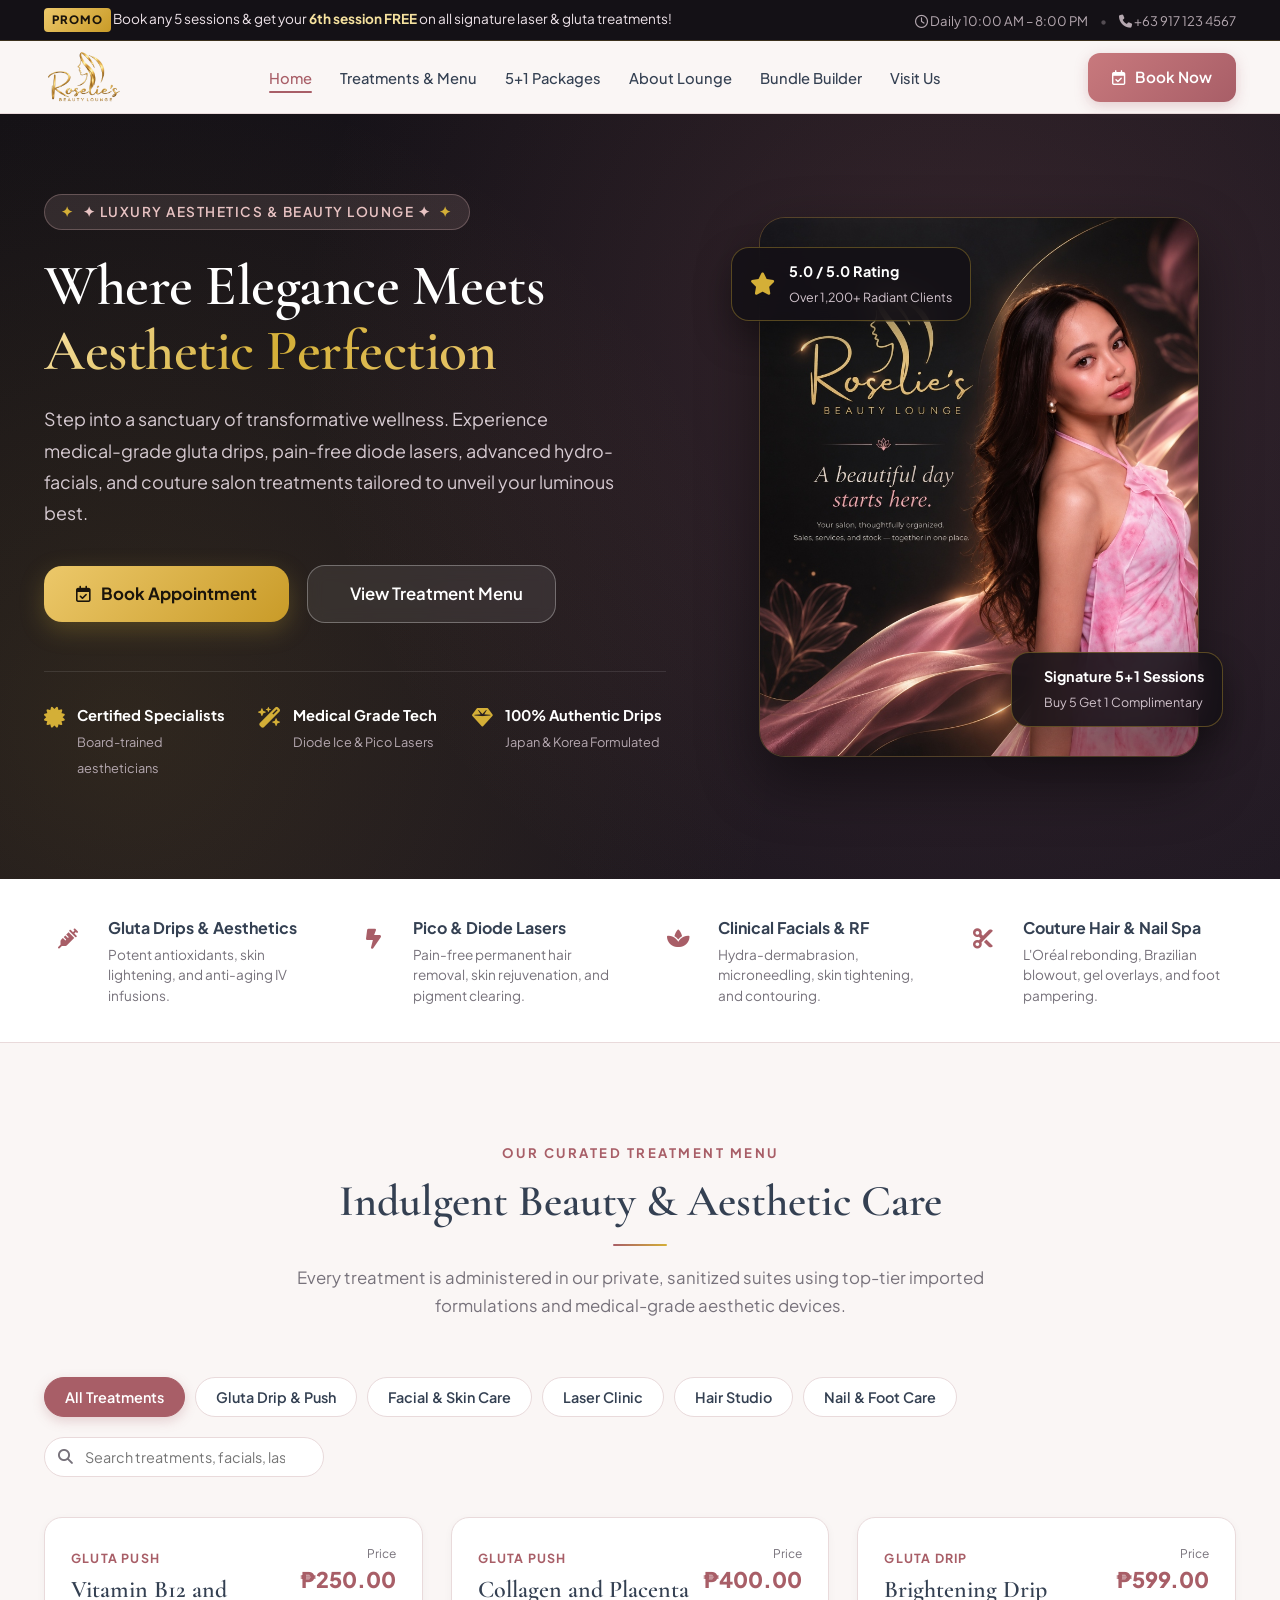
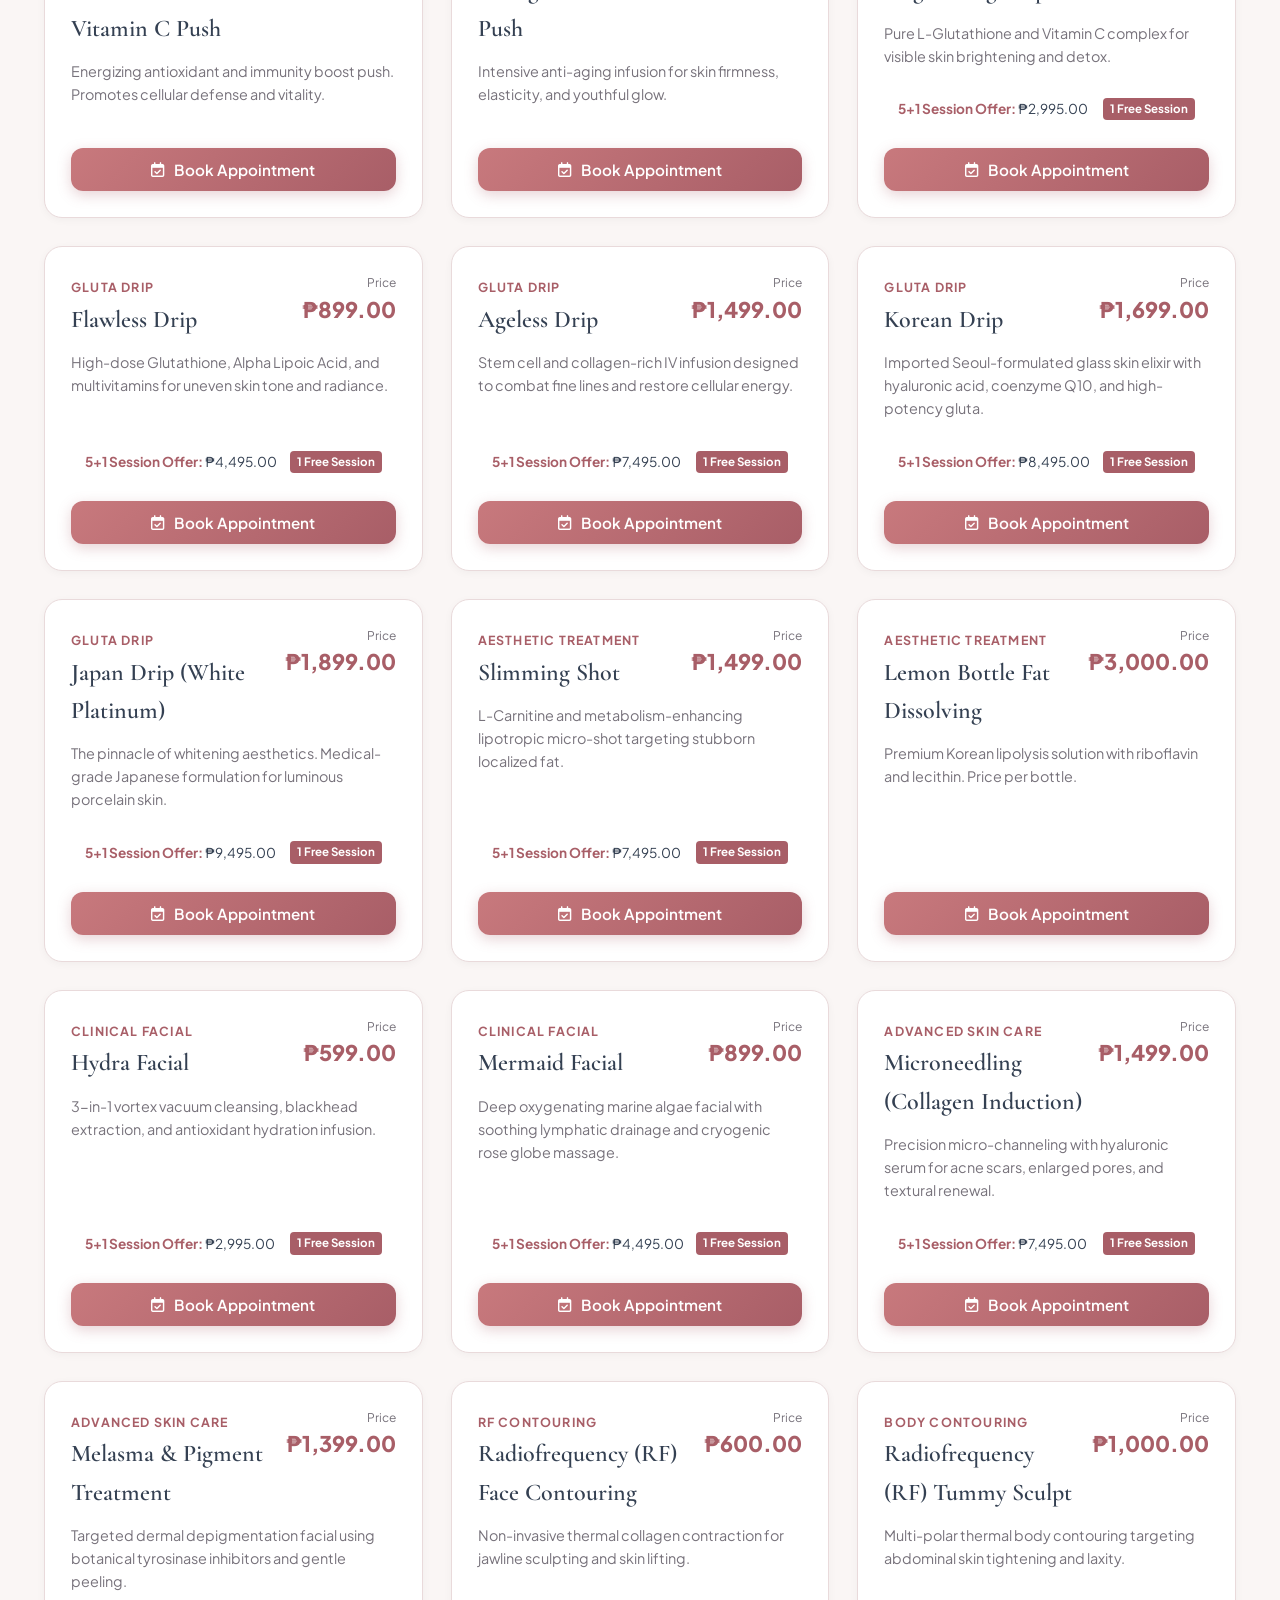
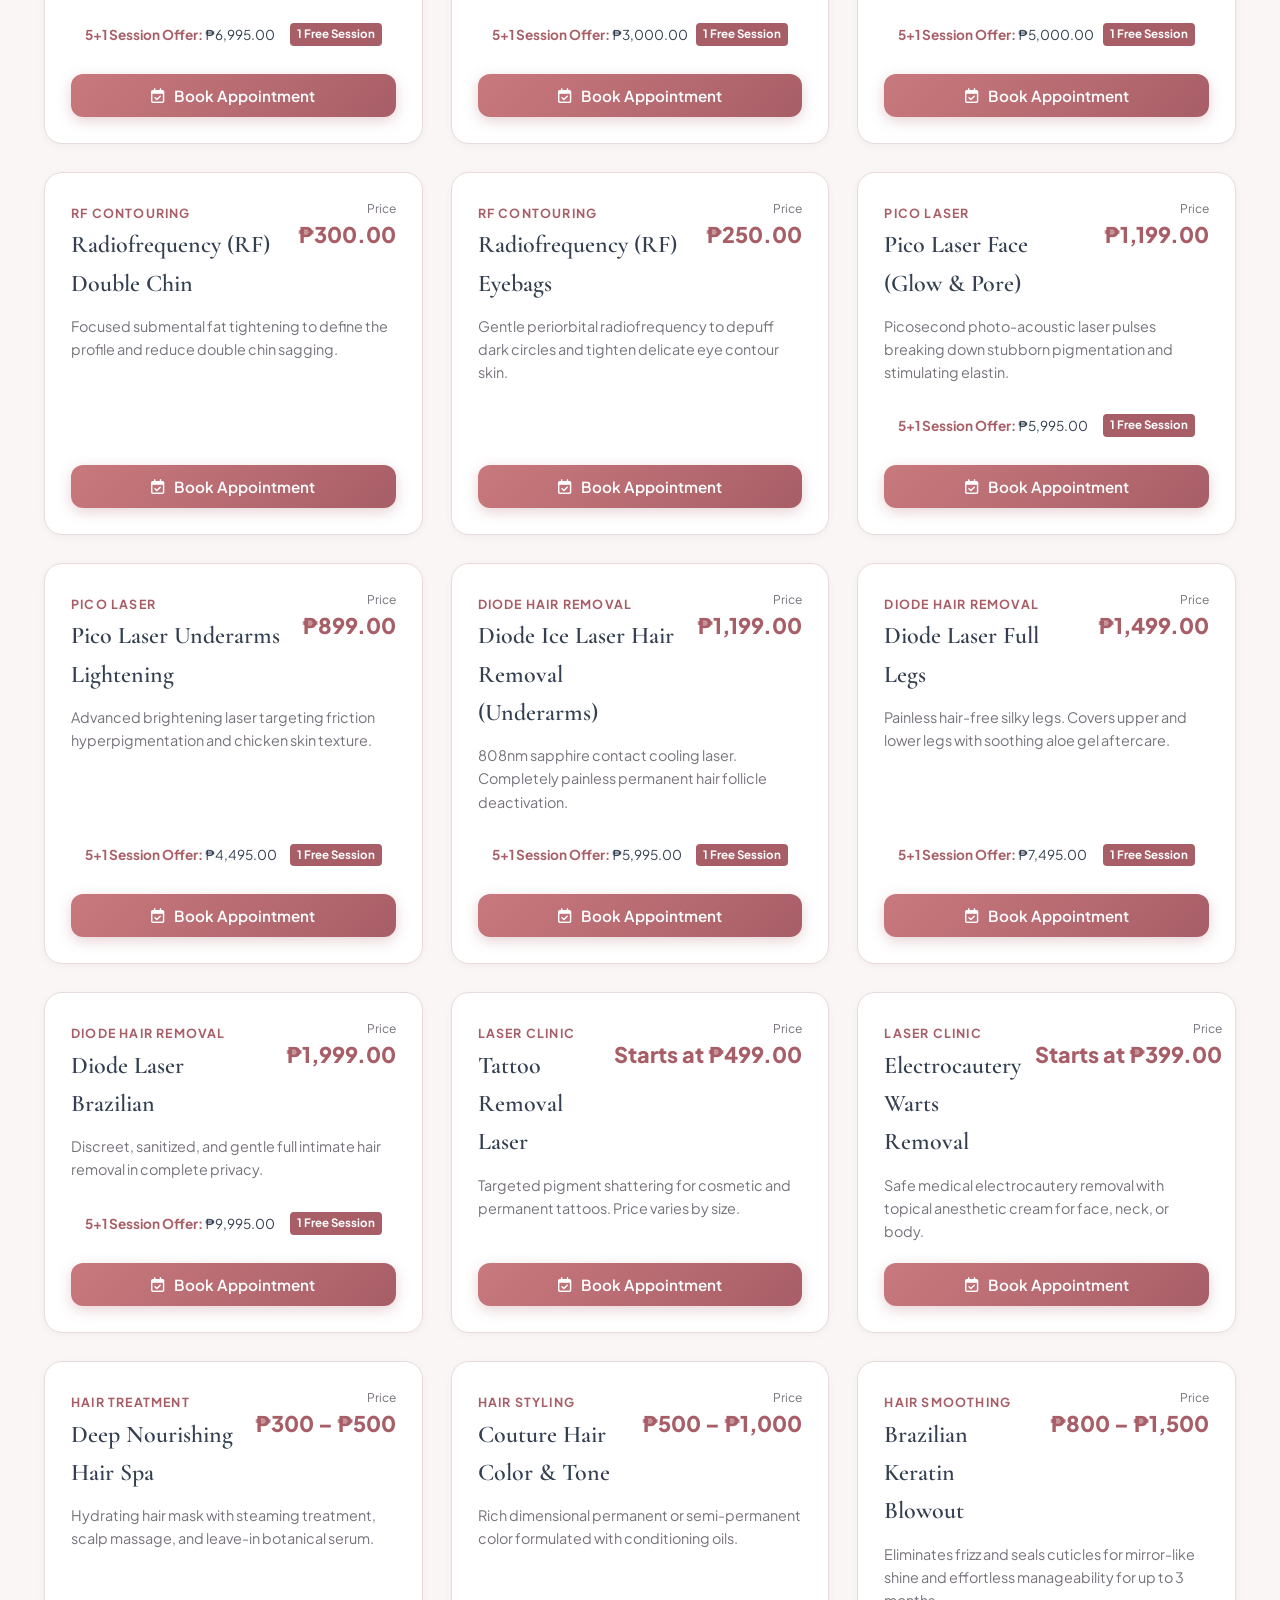
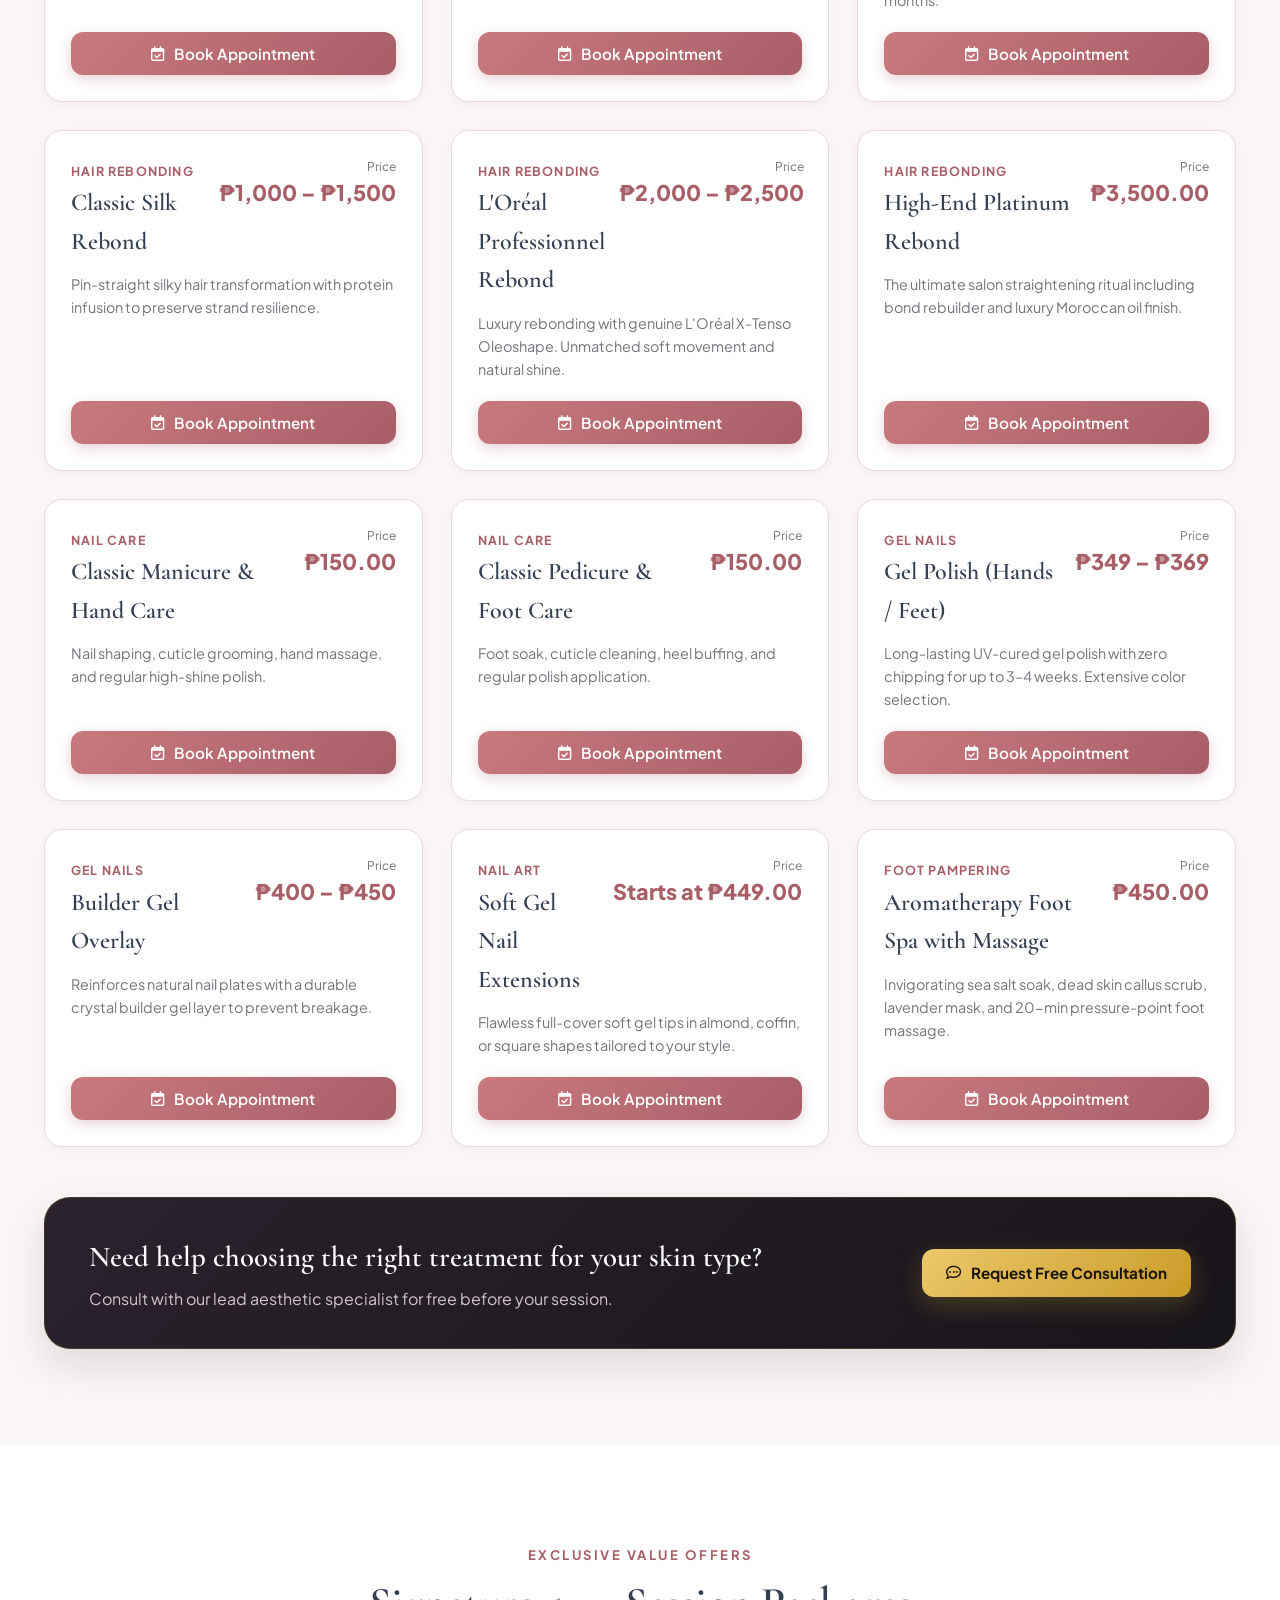
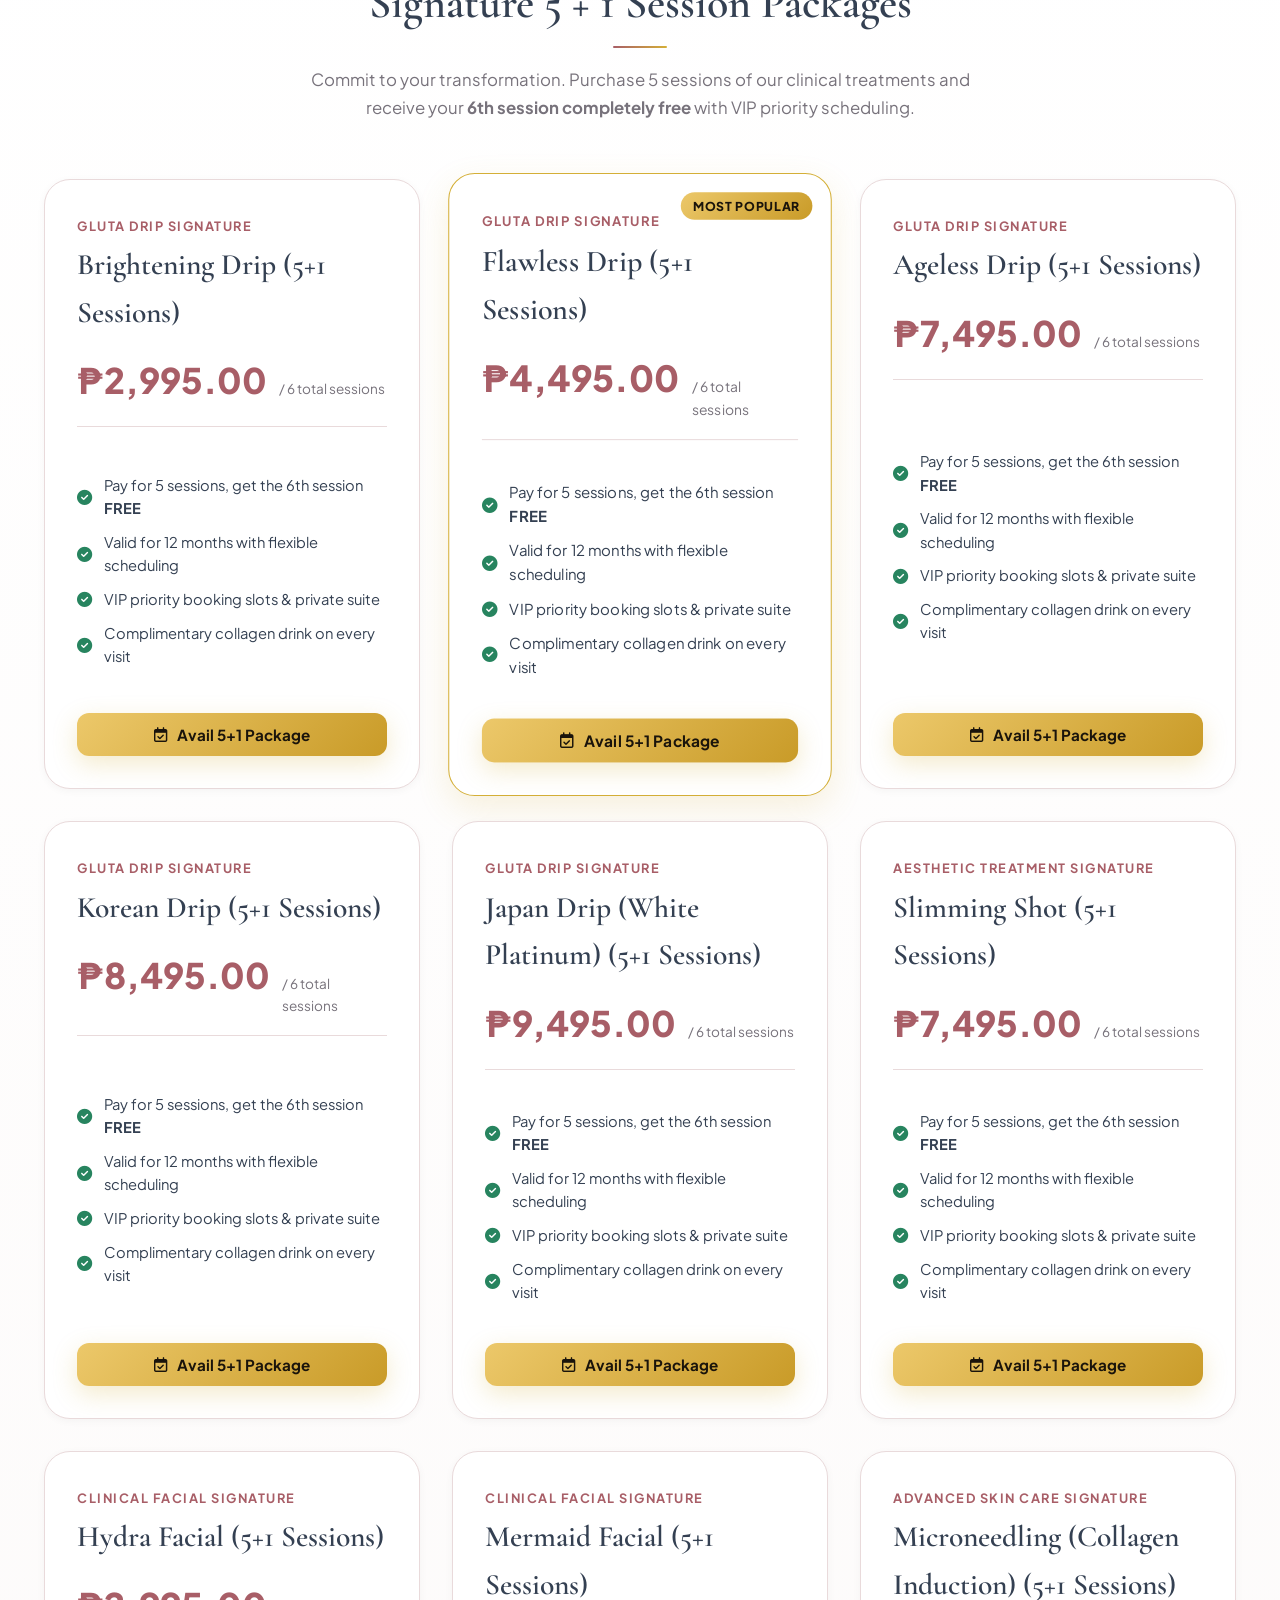
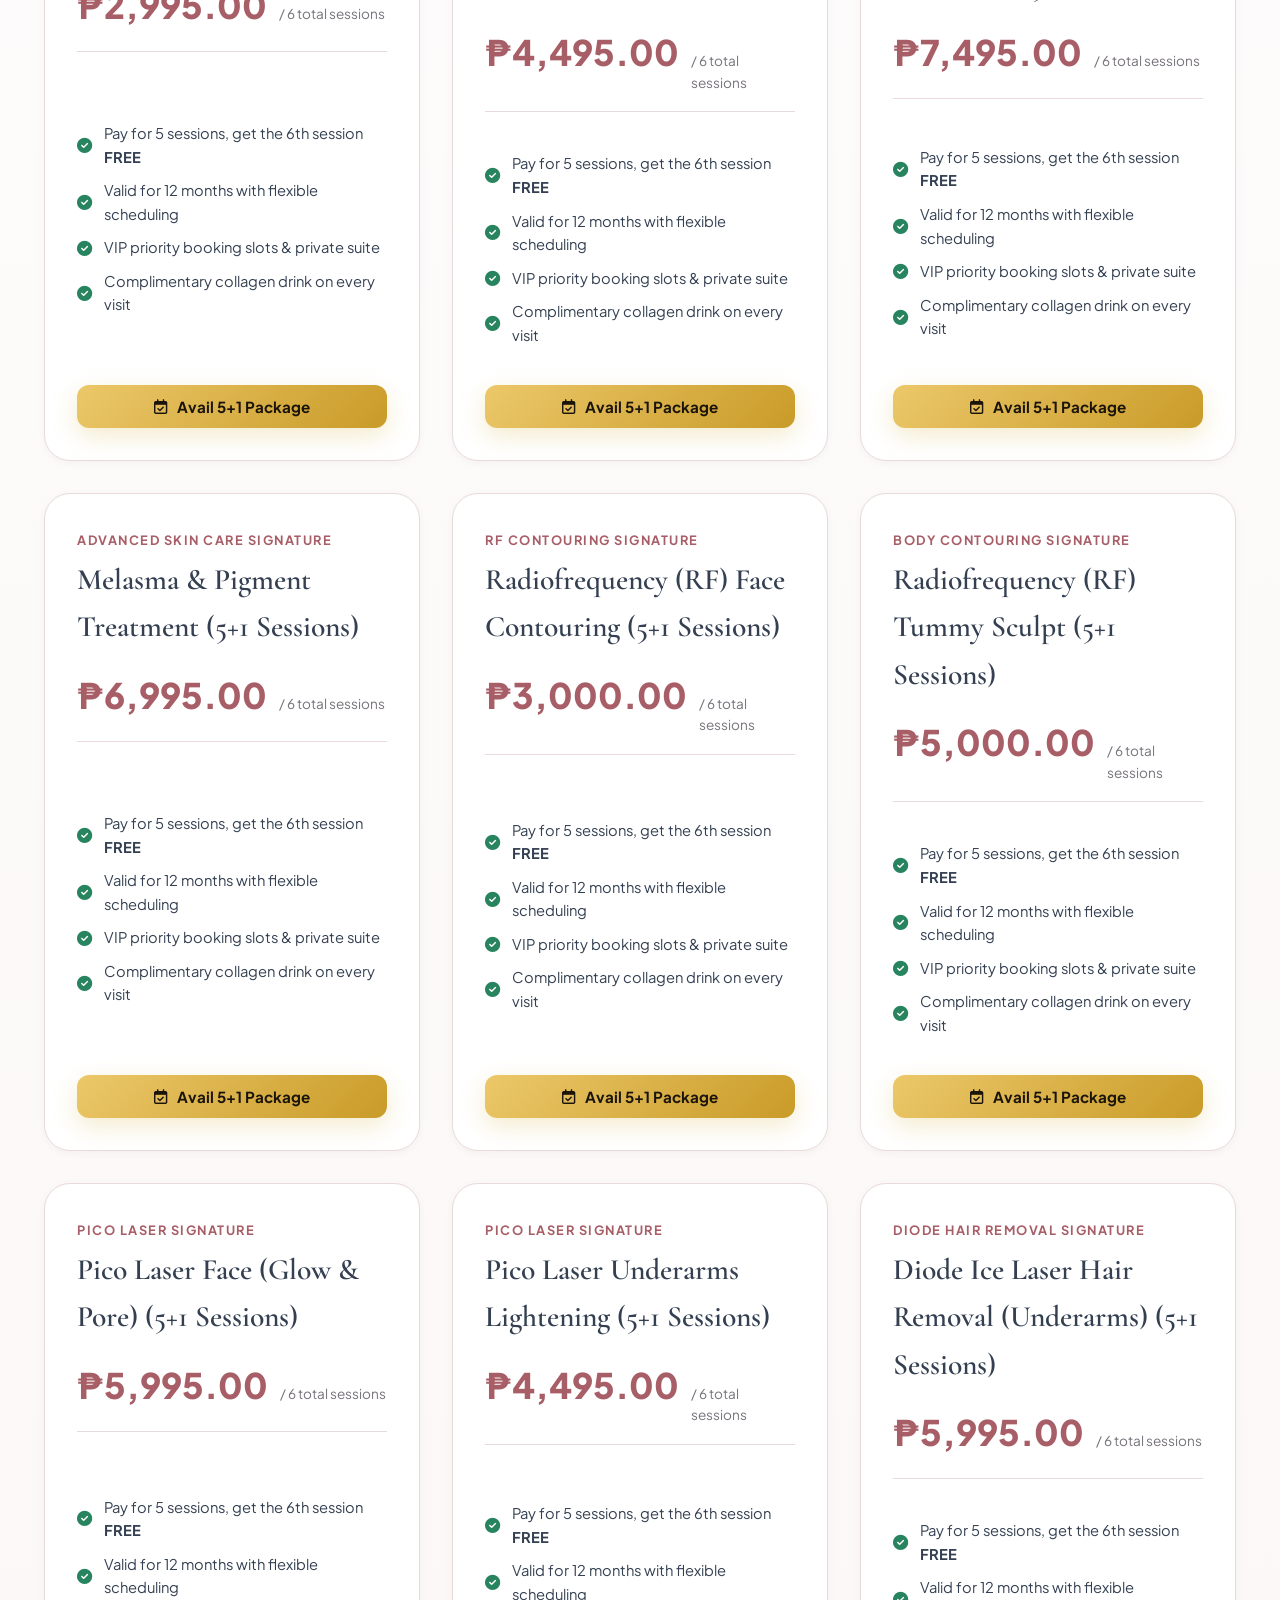
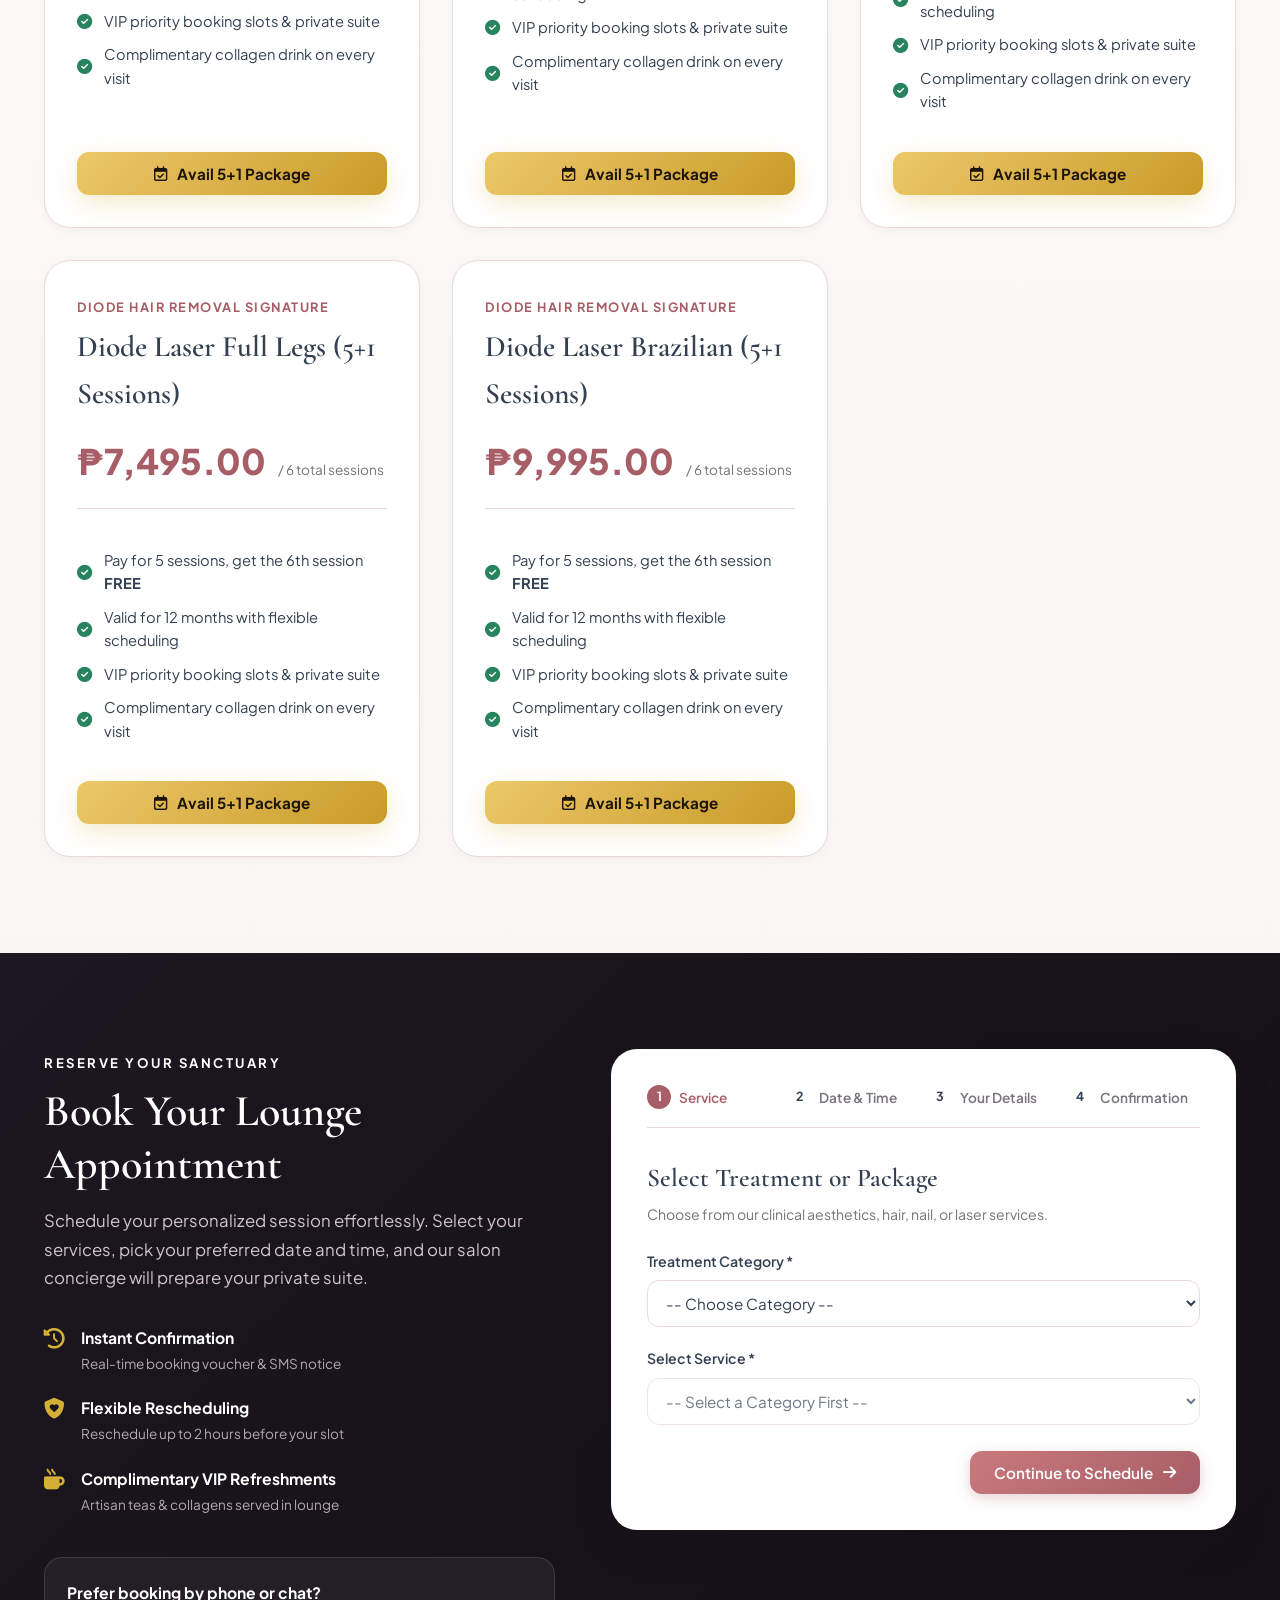
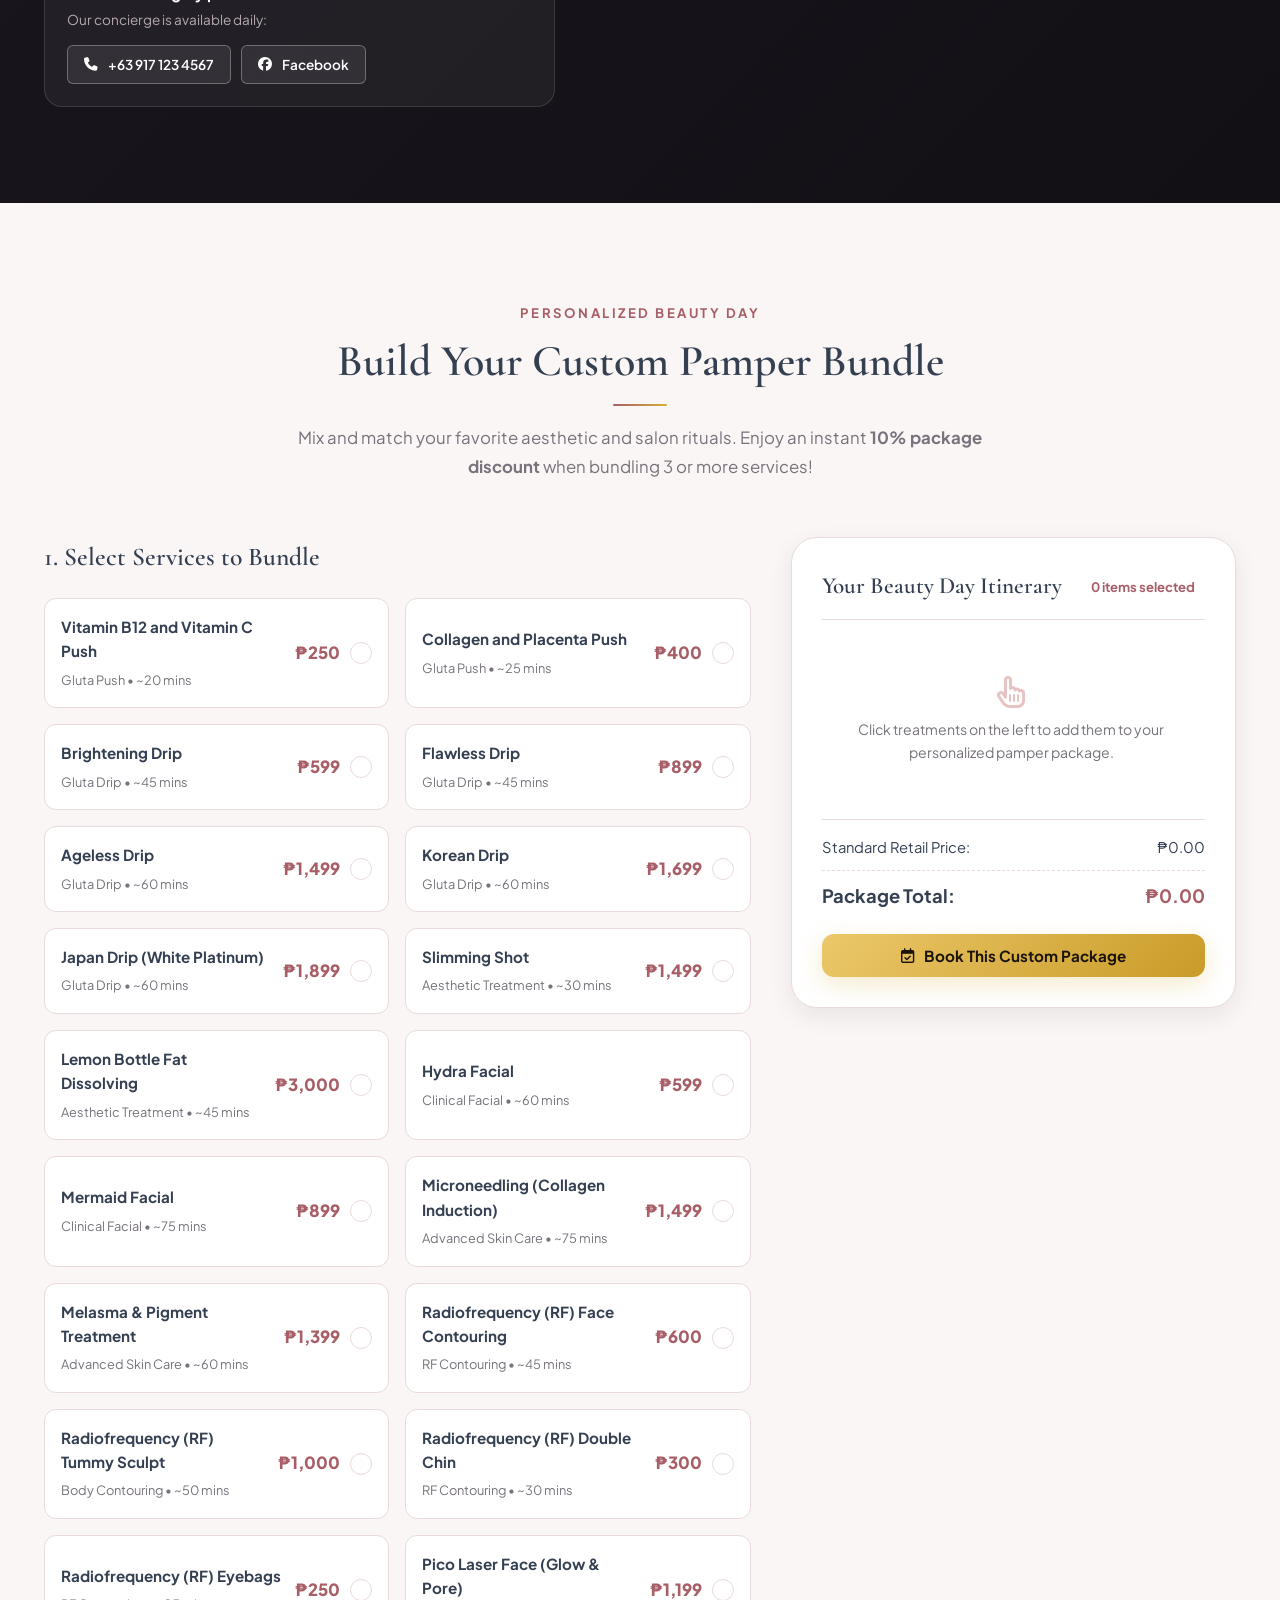
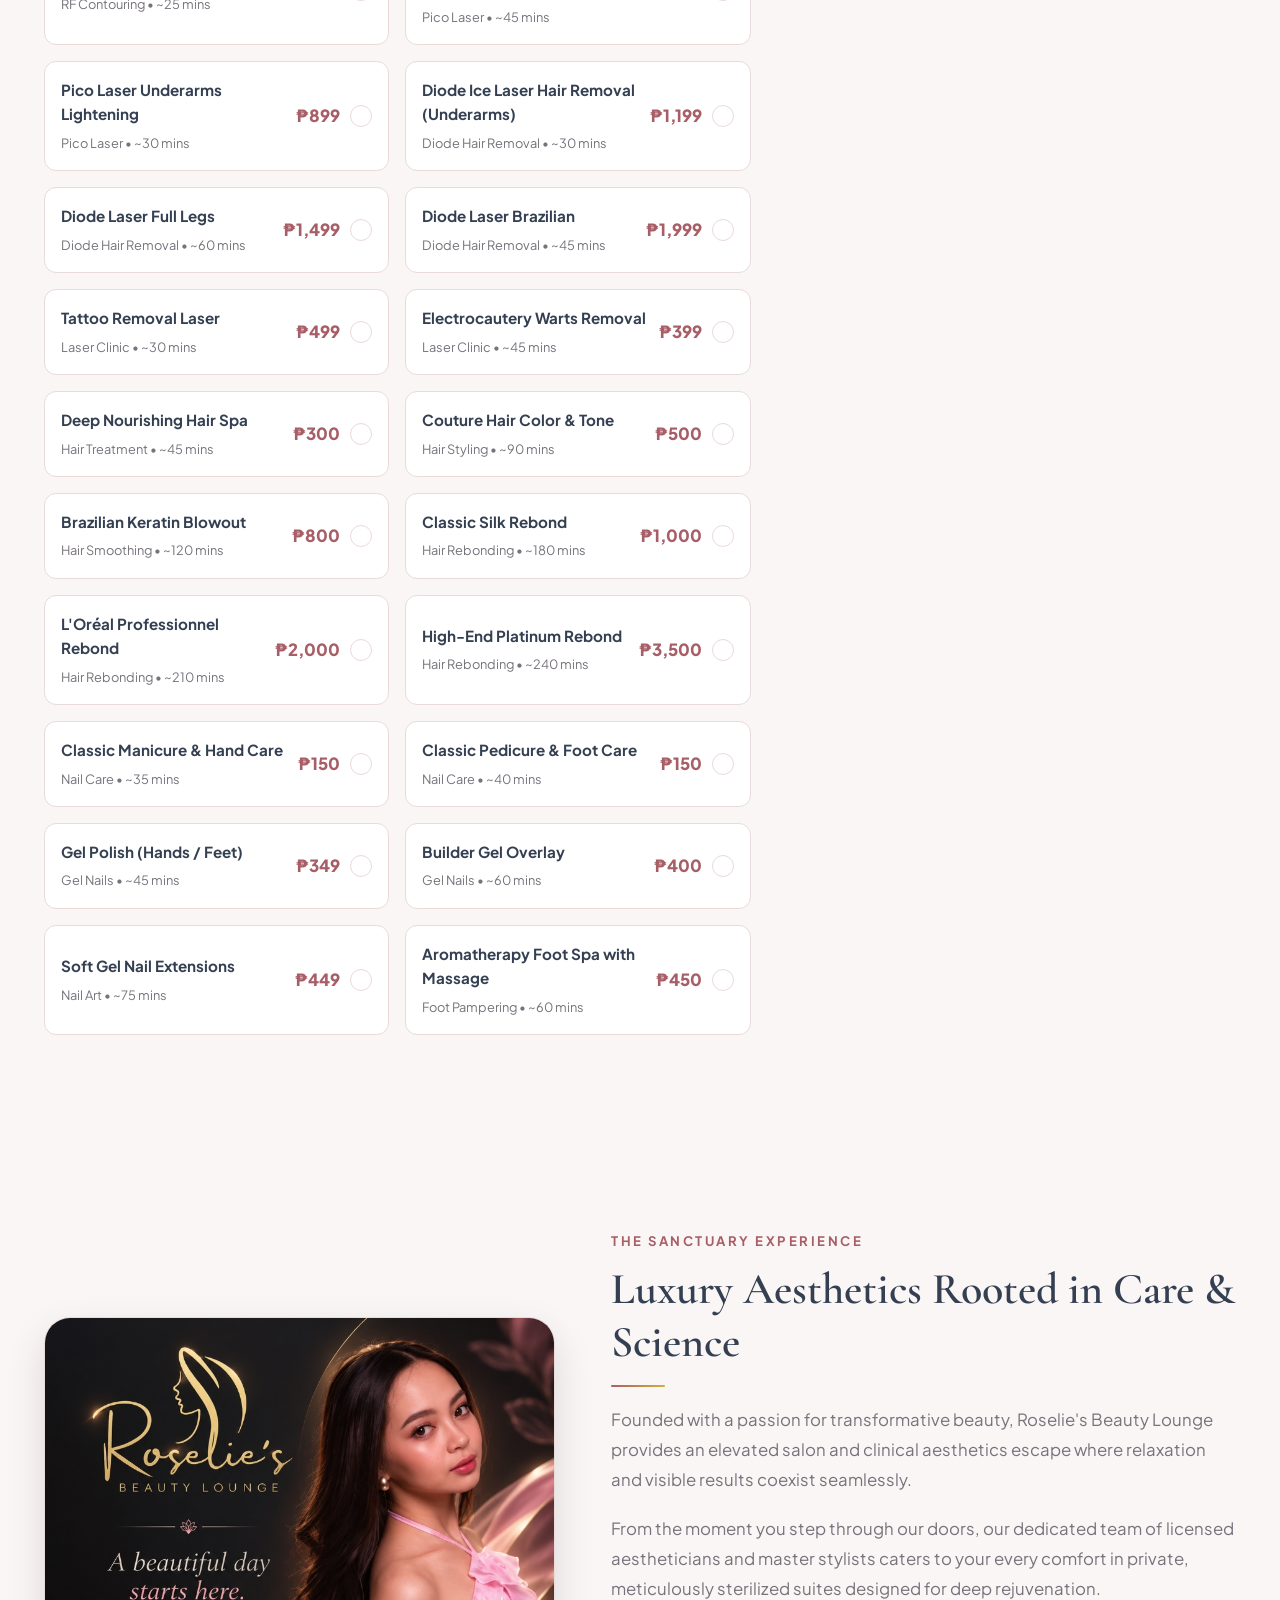
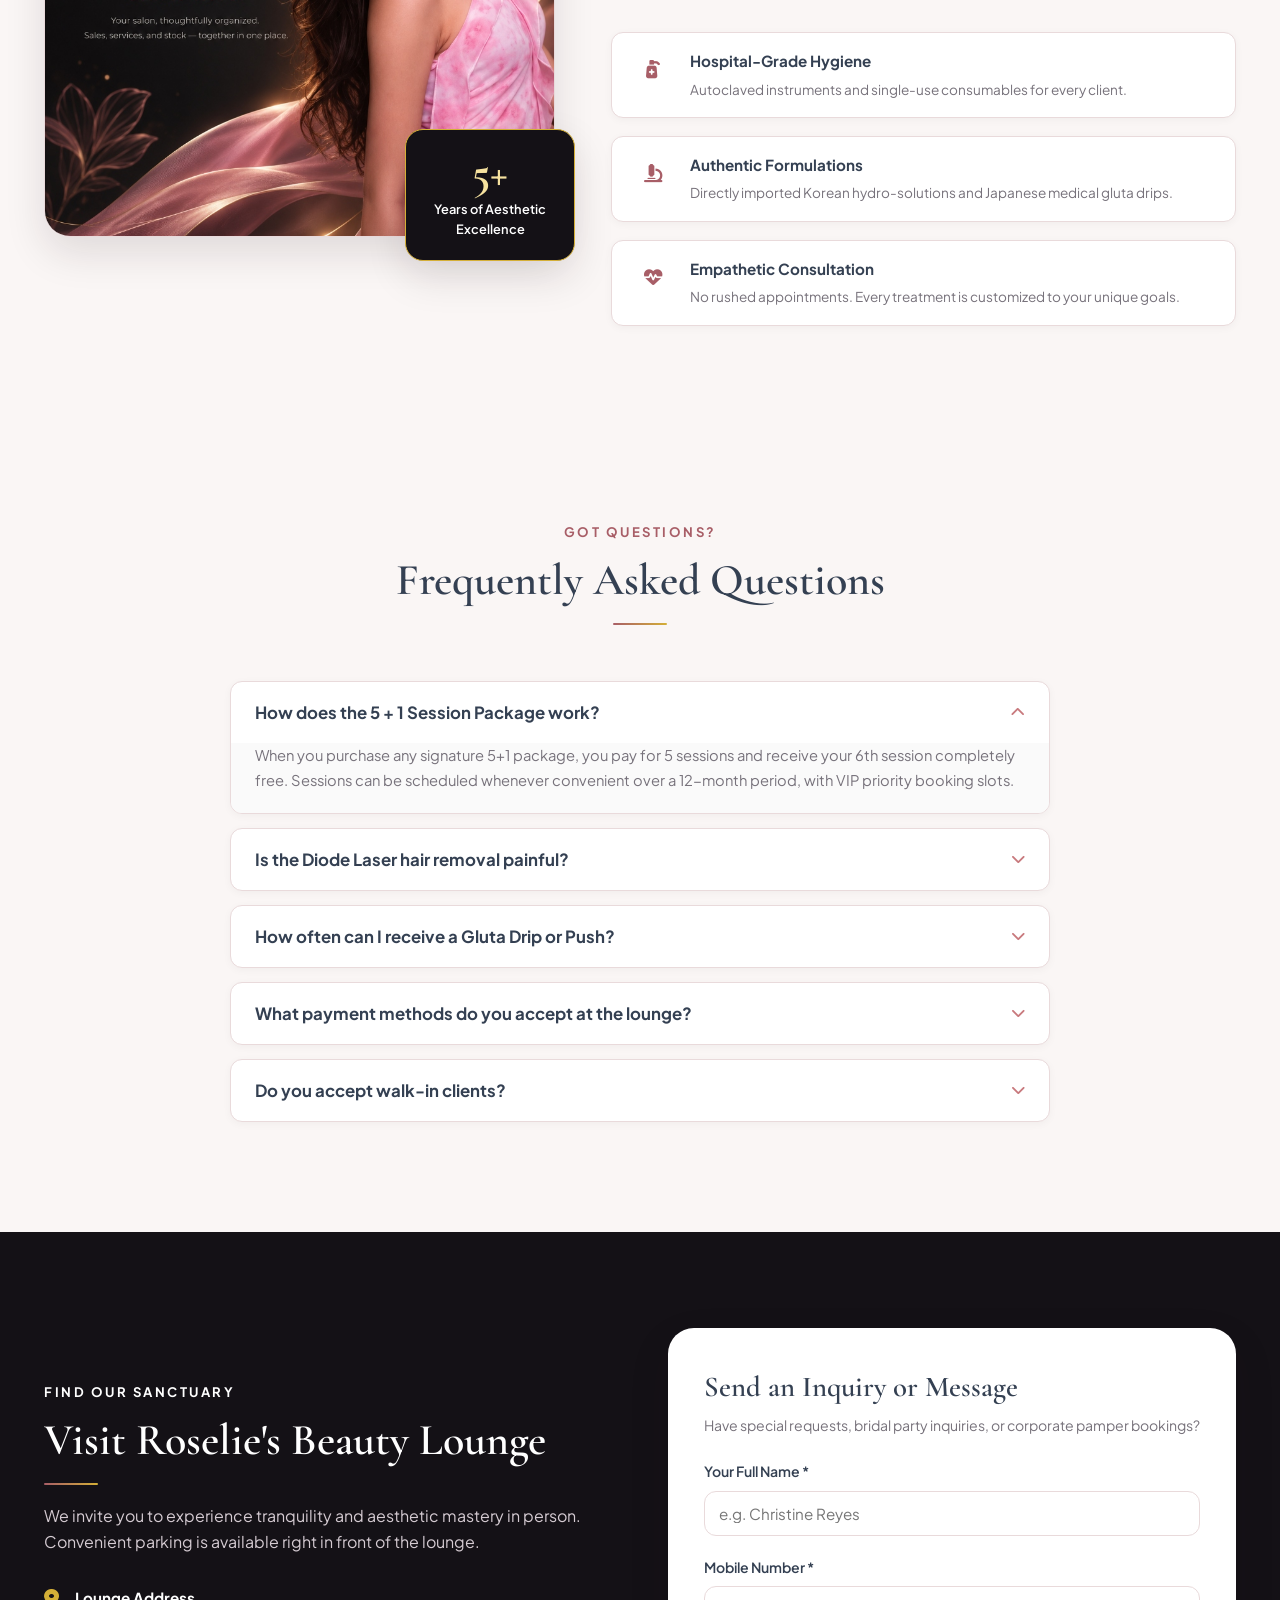
<file: website/index.html>
<!DOCTYPE html>
<html lang="en">
<head>
  <meta charset="UTF-8">
  <meta name="viewport" content="width=device-width, initial-scale=1.0">
  <title>Roselie's Beauty Lounge — Official Website & Booking</title>
  <meta name="description" content="Premier luxury beauty lounge & aesthetic clinic. Gluta Drips, Pico & Diode Lasers, Facials, Hair Styling, and Nail Spa in an atmosphere of serene indulgence.">
  <link rel="icon" type="image/png" href="assets/logo.png">
  
  <!-- Google Fonts: Cormorant Garamond for luxury serif + Plus Jakarta Sans for modern clean UI -->
  <link rel="preconnect" href="https://fonts.googleapis.com">
  <link rel="preconnect" href="https://fonts.gstatic.com" crossorigin>
  <link href="https://fonts.googleapis.com/css2?family=Cormorant+Garamond:ital,wght@0,400;0,500;0,600;0,700;1,400&family=Plus+Jakarta+Sans:wght@300;400;500;600;700;800&family=Playfair+Display:ital,wght@0,500;0,600;0,700;1,400&display=swap" rel="stylesheet">
  
  <!-- FontAwesome for iconography -->
  <link rel="stylesheet" href="https://cdnjs.cloudflare.com/ajax/libs/font-awesome/6.4.0/css/all.min.css">
  
  <!-- Main Stylesheet -->
  <link rel="stylesheet" href="styles.css">
</head>
<body>

  <!-- Top Announcement Bar -->
  <div class="announcement-bar">
    <div class="container announcement-inner">
      <div class="announcement-text" id="topAnnouncementText">
        <span class="badge-gold">PROMO</span> Book any 5 sessions &amp; get your <strong>6th session FREE</strong> on all signature laser &amp; gluta treatments!
      </div>
      <div class="announcement-meta">
        <span><i class="fa-regular fa-clock"></i> Daily 10:00 AM – 8:00 PM</span>
        <span class="divider">•</span>
        <a href="tel:+639171234567" id="topAnnouncementPhone"><i class="fa-solid fa-phone"></i> +63 917 123 4567</a>
      </div>
    </div>
  </div>

  <!-- Main Navigation Header -->
  <header class="site-header" id="header">
    <div class="container header-inner">
      <a href="#home" class="brand-logo">
        <img src="assets/logo.png" alt="Roselie's Beauty Lounge Logo" class="logo-img">
      </a>

      <nav class="main-nav" id="mainNav">
        <ul class="nav-list">
          <li><a href="#home" class="nav-link active">Home</a></li>
          <li><a href="#services" class="nav-link">Treatments &amp; Menu</a></li>
          <li><a href="#packages" class="nav-link">5+1 Packages</a></li>
          <li><a href="#experience" class="nav-link">About Lounge</a></li>
          <li><a href="#calculator" class="nav-link">Bundle Builder</a></li>
          <li><a href="#contact" class="nav-link">Visit Us</a></li>
        </ul>
      </nav>

      <div class="header-actions">
        <a href="#booking" class="btn btn-primary nav-book-btn">
          <i class="fa-regular fa-calendar-check"></i> Book Now
        </a>
        <button class="mobile-toggle" id="mobileToggle" aria-label="Toggle navigation menu">
          <span></span><span></span><span></span>
        </button>
      </div>
    </div>
  </header>

  <!-- Hero Section -->
  <section class="hero-section" id="home">
    <div class="hero-overlay"></div>
    <div class="container hero-container">
      <div class="hero-content">
        <div class="hero-tag" id="heroTag">
          <span class="sparkle">✦</span> Luxury Aesthetics &amp; Beauty Lounge <span class="sparkle">✦</span>
        </div>
        <h1 class="hero-title" id="heroTitle">
          Where Elegance Meets <br>
          <span class="text-gradient-gold">Aesthetic Perfection</span>
        </h1>
        <p class="hero-description" id="heroDesc">
          Step into a sanctuary of transformative wellness. Experience medical-grade gluta drips, pain-free diode lasers, advanced hydro-facials, and couture salon treatments tailored to unveil your luminous best.
        </p>
        <div class="hero-cta-group">
          <a href="#booking" class="btn btn-gold btn-lg">
            <i class="fa-regular fa-calendar-check"></i> Book Appointment
          </a>
          <a href="#services" class="btn btn-outline-light btn-lg">
            <i class="fa-solid fa-sparkles"></i> View Treatment Menu
          </a>
        </div>
        <div class="hero-features">
          <div class="hero-feat-item">
            <i class="fa-solid fa-certificate"></i>
            <div>
              <strong id="feat1Title">Certified Specialists</strong>
              <span id="feat1Sub">Board-trained aestheticians</span>
            </div>
          </div>
          <div class="hero-feat-item">
            <i class="fa-solid fa-wand-magic-sparkles"></i>
            <div>
              <strong id="feat2Title">Medical Grade Tech</strong>
              <span id="feat2Sub">Diode Ice &amp; Pico Lasers</span>
            </div>
          </div>
          <div class="hero-feat-item">
            <i class="fa-solid fa-gem"></i>
            <div>
              <strong id="feat3Title">100% Authentic Drips</strong>
              <span id="feat3Sub">Japan &amp; Korea Formulated</span>
            </div>
          </div>
        </div>
      </div>
      <div class="hero-visual">
        <div class="hero-card-frame">
          <img src="assets/login-hero.jpg" alt="Roselie's Beauty Lounge Signature Model" class="hero-model-img">
          <div class="floating-badge badge-top">
            <i class="fa-solid fa-star"></i>
            <div>
              <strong id="heroRatingVal">5.0 / 5.0 Rating</strong>
              <span id="heroRatingSub">Over 1,200+ Radiant Clients</span>
            </div>
          </div>
          <div class="floating-badge badge-bottom">
            <i class="fa-solid fa-sparkles"></i>
            <div>
              <strong id="heroPromoBadgeTitle">Signature 5+1 Sessions</strong>
              <span id="heroPromoBadgeSub">Buy 5 Get 1 Complimentary</span>
            </div>
          </div>
        </div>
      </div>
    </div>
  </section>

  <!-- Quick Highlight Bar -->
  <section class="trust-bar">
    <div class="container trust-grid">
      <div class="trust-item">
        <div class="trust-icon"><i class="fa-solid fa-syringe"></i></div>
        <div class="trust-text">
          <h3>Gluta Drips &amp; Aesthetics</h3>
          <p>Potent antioxidants, skin lightening, and anti-aging IV infusions.</p>
        </div>
      </div>
      <div class="trust-item">
        <div class="trust-icon"><i class="fa-solid fa-bolt-lightning"></i></div>
        <div class="trust-text">
          <h3>Pico &amp; Diode Lasers</h3>
          <p>Pain-free permanent hair removal, skin rejuvenation, and pigment clearing.</p>
        </div>
      </div>
      <div class="trust-item">
        <div class="trust-icon"><i class="fa-solid fa-spa"></i></div>
        <div class="trust-text">
          <h3>Clinical Facials &amp; RF</h3>
          <p>Hydra-dermabrasion, microneedling, skin tightening, and contouring.</p>
        </div>
      </div>
      <div class="trust-item">
        <div class="trust-icon"><i class="fa-solid fa-scissors"></i></div>
        <div class="trust-text">
          <h3>Couture Hair &amp; Nail Spa</h3>
          <p>L'Oréal rebonding, Brazilian blowout, gel overlays, and foot pampering.</p>
        </div>
      </div>
    </div>
  </section>

  <!-- Interactive Treatment & Services Menu -->
  <section class="section services-section" id="services">
    <div class="container">
      <div class="section-header text-center">
        <span class="section-subtitle">Our Curated Treatment Menu</span>
        <h2 class="section-title">Indulgent Beauty &amp; Aesthetic Care</h2>
        <div class="section-divider"></div>
        <p class="section-lead">
          Every treatment is administered in our private, sanitized suites using top-tier imported formulations and medical-grade aesthetic devices.
        </p>
      </div>

      <!-- Category Filter Pills & Search -->
      <div class="service-controls">
        <div class="category-tabs" id="categoryTabs">
          <button class="cat-pill active" data-category="all">All Treatments</button>
          <button class="cat-pill" data-category="gluta">Gluta Drip &amp; Push</button>
          <button class="cat-pill" data-category="facial">Facial &amp; Skin Care</button>
          <button class="cat-pill" data-category="laser">Laser Clinic</button>
          <button class="cat-pill" data-category="hair">Hair Studio</button>
          <button class="cat-pill" data-category="nails">Nail &amp; Foot Care</button>
        </div>
        <div class="service-search-box">
          <i class="fa-solid fa-magnifying-glass"></i>
          <input type="text" id="serviceSearchInput" placeholder="Search treatments, facials, laser...">
          <button id="clearSearchBtn" class="clear-search-btn" style="display:none;">&times;</button>
        </div>
      </div>

      <!-- Services Grid -->
      <div class="services-grid" id="servicesGrid">
        <!-- Generated Dynamically via app.js -->
      </div>

      <div class="services-footer-banner">
        <div class="footer-banner-content">
          <h3>Need help choosing the right treatment for your skin type?</h3>
          <p>Consult with our lead aesthetic specialist for free before your session.</p>
        </div>
        <a href="#booking" class="btn btn-gold"><i class="fa-regular fa-comment-dots"></i> Request Free Consultation</a>
      </div>
    </div>
  </section>

  <!-- Signature 5+1 Packages Section -->
  <section class="section packages-section" id="packages">
    <div class="container">
      <div class="section-header text-center">
        <span class="section-subtitle">Exclusive Value Offers</span>
        <h2 class="section-title">Signature 5 + 1 Session Packages</h2>
        <div class="section-divider"></div>
        <p class="section-lead">
          Commit to your transformation. Purchase 5 sessions of our clinical treatments and receive your <strong>6th session completely free</strong> with VIP priority scheduling.
        </p>
      </div>

      <div class="packages-grid" id="packagesGrid">
        <!-- Rendered via app.js -->
      </div>
    </div>
  </section>

  <!-- Online Appointment Booking Engine -->
  <section class="section booking-section" id="booking">
    <div class="container">
      <div class="booking-wrapper">
        <div class="booking-intro">
          <span class="section-subtitle text-light">Reserve Your Sanctuary</span>
          <h2 class="section-title text-light">Book Your Lounge Appointment</h2>
          <p class="booking-intro-text">
            Schedule your personalized session effortlessly. Select your services, pick your preferred date and time, and our salon concierge will prepare your private suite.
          </p>
          <div class="booking-highlights">
            <div class="b-highlight-item">
              <i class="fa-solid fa-clock-rotate-left"></i>
              <div>
                <strong>Instant Confirmation</strong>
                <span>Real-time booking voucher &amp; SMS notice</span>
              </div>
            </div>
            <div class="b-highlight-item">
              <i class="fa-solid fa-shield-heart"></i>
              <div>
                <strong>Flexible Rescheduling</strong>
                <span>Reschedule up to 2 hours before your slot</span>
              </div>
            </div>
            <div class="b-highlight-item">
              <i class="fa-solid fa-mug-hot"></i>
              <div>
                <strong>Complimentary VIP Refreshments</strong>
                <span>Artisan teas &amp; collagens served in lounge</span>
              </div>
            </div>
          </div>
          <div class="booking-contact-card">
            <h4>Prefer booking by phone or chat?</h4>
            <p>Our concierge is available daily:</p>
            <div class="concierge-links">
              <a href="tel:+639171234567" id="bookingPhoneLink" class="btn btn-outline-light btn-sm"><i class="fa-solid fa-phone"></i> +63 917 123 4567</a>
              <a href="https://facebook.com" id="bookingFbLink" target="_blank" rel="noopener noreferrer" class="btn btn-outline-light btn-sm"><i class="fa-brands fa-facebook"></i> Facebook</a>
            </div>
          </div>
        </div>

        <!-- Interactive Booking Form Card -->
        <div class="booking-form-card">
          <div class="booking-steps-bar">
            <div class="step-indicator active" data-step="1"><span>1</span> Service</div>
            <div class="step-indicator" data-step="2"><span>2</span> Date &amp; Time</div>
            <div class="step-indicator" data-step="3"><span>3</span> Your Details</div>
            <div class="step-indicator" data-step="4"><span>4</span> Confirmation</div>
          </div>

          <form id="bookingForm" class="booking-form" novalidate>
            <!-- Step 1: Select Service -->
            <div class="form-step active" id="formStep1">
              <h3 class="step-title">Select Treatment or Package</h3>
              <p class="step-desc">Choose from our clinical aesthetics, hair, nail, or laser services.</p>
              
              <div class="form-group">
                <label for="bookingCategory">Treatment Category *</label>
                <select id="bookingCategory" class="form-control" required>
                  <option value="">-- Choose Category --</option>
                  <option value="gluta">Gluta Drips &amp; Aesthetic Treatments</option>
                  <option value="facial">Facial &amp; Advanced Skin Care</option>
                  <option value="laser">Pico &amp; Diode Laser Clinic</option>
                  <option value="hair">Hair Care &amp; Couture Styling</option>
                  <option value="nails">Nail Spa &amp; Foot Care</option>
                  <option value="package">Signature 5+1 Packages</option>
                </select>
              </div>

              <div class="form-group">
                <label for="bookingService">Select Service *</label>
                <select id="bookingService" class="form-control" required disabled>
                  <option value="">-- Select a Category First --</option>
                </select>
              </div>

              <div class="service-preview-card" id="servicePreviewCard" style="display:none;">
                <div class="sp-details">
                  <h4 id="spName">Hydra Facial</h4>
                  <p id="spDesc">Deep vacuum pore cleansing, exfoliation, hydration infusion</p>
                  <div class="sp-meta">
                    <span class="sp-duration"><i class="fa-regular fa-clock"></i> ~60 mins</span>
                    <span class="sp-price" id="spPrice">₱599.00</span>
                  </div>
                </div>
              </div>

              <div class="step-actions right">
                <button type="button" class="btn btn-primary" id="btnNextToStep2">
                  Continue to Schedule <i class="fa-solid fa-arrow-right"></i>
                </button>
              </div>
            </div>

            <!-- Step 2: Date & Time -->
            <div class="form-step" id="formStep2">
              <h3 class="step-title">Choose Preferred Date &amp; Time</h3>
              <p class="step-desc">Salon opens daily 10:00 AM – 8:00 PM.</p>

              <div class="form-group">
                <label for="bookingDate">Appointment Date *</label>
                <input type="date" id="bookingDate" class="form-control" required>
              </div>

              <div class="form-group">
                <label>Available Time Slots *</label>
                <div class="time-slots-grid" id="timeSlotsGrid">
                  <!-- Generated via app.js -->
                </div>
                <input type="hidden" id="selectedTimeSlot" required>
              </div>

              <div class="form-group">
                <label for="bookingSpecialist">Preferred Specialist (Optional)</label>
                <select id="bookingSpecialist" class="form-control">
                  <option value="any">First Available Senior Aesthetician</option>
                  <option value="specialist-1">Nurse Roselie (Lead Aesthetician)</option>
                  <option value="specialist-2">Dr. Sarah (Laser &amp; Skin Specialist)</option>
                  <option value="specialist-3">Therapist Camille (Skin &amp; Drip Expert)</option>
                  <option value="specialist-4">Master Stylist Mark (Hair Couture)</option>
                </select>
              </div>

              <div class="step-actions between">
                <button type="button" class="btn btn-outline" id="btnBackToStep1">
                  <i class="fa-solid fa-arrow-left"></i> Back
                </button>
                <button type="button" class="btn btn-primary" id="btnNextToStep3">
                  Continue to Details <i class="fa-solid fa-arrow-right"></i>
                </button>
              </div>
            </div>

            <!-- Step 3: Client Details -->
            <div class="form-step" id="formStep3">
              <h3 class="step-title">Your Client Details</h3>
              <p class="step-desc">We will send your appointment confirmation &amp; reminders here.</p>

              <div class="form-row">
                <div class="form-group col-6">
                  <label for="clientFirstName">First Name *</label>
                  <input type="text" id="clientFirstName" class="form-control" placeholder="e.g. Maria" required>
                </div>
                <div class="form-group col-6">
                  <label for="clientLastName">Last Name *</label>
                  <input type="text" id="clientLastName" class="form-control" placeholder="e.g. Santos" required>
                </div>
              </div>

              <div class="form-row">
                <div class="form-group col-6">
                  <label for="clientPhone">Mobile Number (PH) *</label>
                  <input type="tel" id="clientPhone" class="form-control" placeholder="0917 123 4567" required>
                </div>
                <div class="form-group col-6">
                  <label for="clientEmail">Email Address (Optional)</label>
                  <input type="email" id="clientEmail" class="form-control" placeholder="maria@gmail.com">
                </div>
              </div>

              <div class="form-group">
                <label for="clientNotes">Special Requests or Medical Notes (Optional)</label>
                <textarea id="clientNotes" class="form-control" rows="2" placeholder="e.g. First time getting Pico laser; skin allergies; preferred music"></textarea>
              </div>

              <div class="booking-summary-box">
                <h4>Appointment Review</h4>
                <div class="bs-row"><span>Service:</span> <strong id="bsService">-</strong></div>
                <div class="bs-row"><span>Schedule:</span> <strong id="bsDateTime">-</strong></div>
                <div class="bs-row"><span>Total Amount:</span> <strong id="bsPrice" class="text-rose">₱0.00</strong></div>
                <div class="bs-note"><i class="fa-solid fa-circle-check"></i> Pay at the salon counter (Cash, GCash, Maya, or Card). No online deposit required.</div>
              </div>

              <div class="step-actions between">
                <button type="button" class="btn btn-outline" id="btnBackToStep2">
                  <i class="fa-solid fa-arrow-left"></i> Back
                </button>
                <button type="submit" class="btn btn-gold btn-lg" id="btnConfirmBooking">
                  <i class="fa-solid fa-check"></i> Confirm Reservation
                </button>
              </div>
            </div>

            <!-- Step 4: Booking Confirmed -->
            <div class="form-step" id="formStep4">
              <div class="confirmation-card text-center">
                <div class="conf-icon"><i class="fa-solid fa-circle-check"></i></div>
                <h3 class="conf-title">Reservation Confirmed!</h3>
                <p class="conf-subtitle">We look forward to pampering you at Roselie's Beauty Lounge.</p>

                <div class="booking-ticket">
                  <div class="ticket-header">
                    <span>APPOINTMENT VOUCHER</span>
                    <strong id="confBookingId">RBL-8921</strong>
                  </div>
                  <div class="ticket-body">
                    <div class="tb-item"><span>Client:</span> <strong id="confClientName">Maria Santos</strong></div>
                    <div class="tb-item"><span>Treatment:</span> <strong id="confService">Hydra Facial</strong></div>
                    <div class="tb-item"><span>Date &amp; Time:</span> <strong id="confSchedule">Oct 12, 2026 at 2:00 PM</strong></div>
                    <div class="tb-item"><span>Specialist:</span> <strong id="confSpecialist">Lead Aesthetician</strong></div>
                    <div class="tb-item"><span>Payable at Lounge:</span> <strong id="confPrice" class="text-rose">₱599.00</strong></div>
                  </div>
                  <div class="ticket-footer">
                    <span>Roselie's Beauty Lounge • 10:00 AM – 8:00 PM</span>
                  </div>
                </div>

                <div class="conf-actions">
                  <button type="button" class="btn btn-outline" id="btnDownloadIcs">
                    <i class="fa-regular fa-calendar-plus"></i> Add to Calendar
                  </button>
                  <a id="btnShareWhatsApp" href="#" target="_blank" class="btn btn-outline">
                    <i class="fa-brands fa-whatsapp"></i> Send to WhatsApp
                  </a>
                  <button type="button" class="btn btn-primary" id="btnNewBooking">
                    Book Another Service
                  </button>
                </div>
              </div>
            </div>
          </form>
        </div>
      </div>
    </div>
  </section>

  <!-- Interactive Custom Pamper Package Builder -->
  <section class="section calculator-section" id="calculator">
    <div class="container">
      <div class="section-header text-center">
        <span class="section-subtitle">Personalized Beauty Day</span>
        <h2 class="section-title">Build Your Custom Pamper Bundle</h2>
        <div class="section-divider"></div>
        <p class="section-lead">
          Mix and match your favorite aesthetic and salon rituals. Enjoy an instant <strong>10% package discount</strong> when bundling 3 or more services!
        </p>
      </div>

      <div class="builder-layout">
        <div class="builder-catalog">
          <h3>1. Select Services to Bundle</h3>
          <div class="builder-items-grid" id="builderItemsGrid">
            <!-- Dynamically populated via app.js -->
          </div>
        </div>

        <div class="builder-summary-card">
          <div class="summary-header">
            <h3>Your Beauty Day Itinerary</h3>
            <span class="bundle-count" id="bundleCount">0 items selected</span>
          </div>

          <div class="summary-list" id="bundleSelectedList">
            <div class="empty-bundle-notice">
              <i class="fa-regular fa-hand-pointer"></i>
              <p>Click treatments on the left to add them to your personalized pamper package.</p>
            </div>
          </div>

          <div class="summary-math">
            <div class="math-row">
              <span>Standard Retail Price:</span>
              <span id="bundleRegularTotal">₱0.00</span>
            </div>
            <div class="math-row discount-row" id="bundleDiscountRow" style="display:none;">
              <span>Bundle Discount (10% OFF):</span>
              <span id="bundleDiscountAmount">-₱0.00</span>
            </div>
            <div class="math-row total-row">
              <span>Package Total:</span>
              <strong id="bundleFinalTotal" class="text-rose">₱0.00</strong>
            </div>
          </div>

          <button class="btn btn-gold btn-block" id="btnBookCustomBundle" disabled>
            <i class="fa-regular fa-calendar-check"></i> Book This Custom Package
          </button>
        </div>
      </div>
    </div>
  </section>

  <!-- About Roselie's Beauty Lounge -->
  <section class="section experience-section" id="experience">
    <div class="container experience-grid">
      <div class="exp-image-wrap">
        <img src="assets/login-hero.jpg" alt="Roselie's Beauty Lounge Experience" class="exp-img">
        <div class="exp-badge">
          <span class="exp-years" id="aboutYears">5+</span>
          <span class="exp-years-text" id="aboutYearsText">Years of Aesthetic Excellence</span>
        </div>
      </div>

      <div class="exp-content">
        <span class="section-subtitle" id="aboutSubtitle">The Sanctuary Experience</span>
        <h2 class="section-title" id="aboutTitle">Luxury Aesthetics Rooted in Care &amp; Science</h2>
        <div class="section-divider left"></div>
        <p id="aboutPara1">
          Founded with a passion for transformative beauty, <strong>Roselie's Beauty Lounge</strong> provides an elevated salon and clinical aesthetics escape where relaxation and visible results coexist seamlessly.
        </p>
        <p id="aboutPara2">
          From the moment you step through our doors, our dedicated team of licensed aestheticians and master stylists caters to your every comfort in private, meticulously sterilized suites designed for deep rejuvenation.
        </p>

        <div class="lounge-pillars">
          <div class="pillar-item">
            <div class="pillar-icon"><i class="fa-solid fa-pump-medical"></i></div>
            <div>
              <strong id="pillar1Title">Hospital-Grade Hygiene</strong>
              <span id="pillar1Desc">Autoclaved instruments and single-use consumables for every client.</span>
            </div>
          </div>
          <div class="pillar-item">
            <div class="pillar-icon"><i class="fa-solid fa-microscope"></i></div>
            <div>
              <strong id="pillar2Title">Authentic Formulations</strong>
              <span id="pillar2Desc">Directly imported Korean hydro-solutions and Japanese medical gluta drips.</span>
            </div>
          </div>
          <div class="pillar-item">
            <div class="pillar-icon"><i class="fa-solid fa-heart-pulse"></i></div>
            <div>
              <strong id="pillar3Title">Empathetic Consultation</strong>
              <span id="pillar3Desc">No rushed appointments. Every treatment is customized to your unique goals.</span>
            </div>
          </div>
        </div>
      </div>
    </div>
  </section>


  <!-- Frequently Asked Questions -->
  <section class="section faq-section" id="faq">
    <div class="container">
      <div class="section-header text-center">
        <span class="section-subtitle">Got Questions?</span>
        <h2 class="section-title">Frequently Asked Questions</h2>
        <div class="section-divider"></div>
      </div>

      <div class="faq-accordion" id="faqAccordion">
        <div class="faq-item">
          <button class="faq-question">
            <span>How does the 5 + 1 Session Package work?</span>
            <i class="fa-solid fa-chevron-down"></i>
          </button>
          <div class="faq-answer">
            <p>When you purchase any signature 5+1 package, you pay for 5 sessions and receive your 6th session completely free. Sessions can be scheduled whenever convenient over a 12-month period, with VIP priority booking slots.</p>
          </div>
        </div>

        <div class="faq-item">
          <button class="faq-question">
            <span>Is the Diode Laser hair removal painful?</span>
            <i class="fa-solid fa-chevron-down"></i>
          </button>
          <div class="faq-answer">
            <p>Our medical-grade Diode Ice Laser features active sapphire contact cooling (-5°C) that numbs the skin continuously throughout the pulse. Most clients describe it as feeling like a gentle cool glide with zero downtime.</p>
          </div>
        </div>

        <div class="faq-item">
          <button class="faq-question">
            <span>How often can I receive a Gluta Drip or Push?</span>
            <i class="fa-solid fa-chevron-down"></i>
          </button>
          <div class="faq-answer">
            <p>For initial skin radiance and antioxidant benefits, treatments are generally scheduled once a week or once every two weeks. Our registered nurses assess your hydration, blood pressure, and medical history before every drip.</p>
          </div>
        </div>

        <div class="faq-item">
          <button class="faq-question">
            <span>What payment methods do you accept at the lounge?</span>
            <i class="fa-solid fa-chevron-down"></i>
          </button>
          <div class="faq-answer">
            <p>We accept Cash (PHP), GCash, Maya, Bank Transfer (BDO, BPI, UnionBank), and all major Credit and Debit Cards (Visa, Mastercard, JCB).</p>
          </div>
        </div>

        <div class="faq-item">
          <button class="faq-question">
            <span>Do you accept walk-in clients?</span>
            <i class="fa-solid fa-chevron-down"></i>
          </button>
          <div class="faq-answer">
            <p>Yes, walk-in clients are warmly welcomed! However, to avoid waiting times and secure your private treatment suite, we strongly recommend reserving your slot online via our booking engine.</p>
          </div>
        </div>
      </div>
    </div>
  </section>

  <!-- Contact & Location Section -->
  <section class="section contact-section" id="contact">
    <div class="container contact-grid">
      <div class="contact-info-card">
        <span class="section-subtitle text-light">Find Our Sanctuary</span>
        <h2 class="section-title text-light">Visit Roselie's Beauty Lounge</h2>
        <div class="section-divider left"></div>
        <p class="text-light-muted">
          We invite you to experience tranquility and aesthetic mastery in person. Convenient parking is available right in front of the lounge.
        </p>

        <div class="c-detail-list">
          <div class="c-detail-item">
            <i class="fa-solid fa-location-dot"></i>
            <div>
              <strong>Lounge Address</strong>
              <p id="contactAddressDisplay">Roselie's Beauty Lounge, Commercial Center</p>
            </div>
          </div>
          <div class="c-detail-item">
            <i class="fa-solid fa-phone"></i>
            <div>
              <strong>Telephone &amp; Mobile</strong>
              <p id="contactPhoneDisplay"><a id="contactPhoneLink" href="tel:+639171234567">+63 917 123 4567</a> • <a id="contactLandlineLink" href="tel:+63281234567">(02) 8123 4567</a></p>
            </div>
          </div>
          <div class="c-detail-item">
            <i class="fa-regular fa-clock"></i>
            <div>
              <strong>Operating Hours</strong>
              <p id="contactHoursDisplay">Monday to Sunday: 10:00 AM – 8:00 PM <br>(Open on all regular holidays)</p>
            </div>
          </div>
          <div class="c-detail-item">
            <i class="fa-solid fa-envelope"></i>
            <div>
              <strong>Inquiries &amp; VIP Concierge</strong>
              <p id="contactEmailDisplay"><a id="contactEmailLink" href="mailto:concierge@roseliesbeautylounge.com">concierge@roseliesbeautylounge.com</a></p>
            </div>
          </div>
        </div>

        <div class="social-links-row">
          <a id="socialFbLink" href="#" class="social-btn" aria-label="Facebook"><i class="fa-brands fa-facebook-f"></i></a>
          <a id="socialIgLink" href="#" class="social-btn" aria-label="Instagram"><i class="fa-brands fa-instagram"></i></a>
          <a id="socialTiktokLink" href="#" class="social-btn" aria-label="TikTok"><i class="fa-brands fa-tiktok"></i></a>
          <a id="socialWaLink" href="#" class="social-btn" aria-label="Viber"><i class="fa-brands fa-viber"></i></a>
        </div>
      </div>

      <div class="contact-form-card">
        <h3>Send an Inquiry or Message</h3>
        <p>Have special requests, bridal party inquiries, or corporate pamper bookings?</p>
        <form id="contactForm" class="contact-form">
          <div class="form-group">
            <label for="contactName">Your Full Name *</label>
            <input type="text" id="contactName" class="form-control" placeholder="e.g. Christine Reyes" required>
          </div>
          <div class="form-group">
            <label for="contactPhone">Mobile Number *</label>
            <input type="tel" id="contactPhone" class="form-control" placeholder="0917 000 0000" required>
          </div>
          <div class="form-group">
            <label for="contactSubject">Subject / Interest</label>
            <select id="contactSubject" class="form-control">
              <option value="inquiry">General Treatment Inquiry</option>
              <option value="packages">Bridal / Group Pamper Packages</option>
              <option value="consultation">Laser &amp; Skin Consultation</option>
              <option value="career">Career &amp; Aesthetician Openings</option>
            </select>
          </div>
          <div class="form-group">
            <label for="contactMessage">Your Message *</label>
            <textarea id="contactMessage" class="form-control" rows="3" placeholder="Tell us about your needs..." required></textarea>
          </div>
          <button type="submit" class="btn btn-gold btn-block">
            <i class="fa-regular fa-paper-plane"></i> Send Message
          </button>
        </form>
      </div>
    </div>
  </section>

  <!-- Toast Notification Container -->
  <div class="toast-container" id="toastContainer"></div>

  <!-- Official Footer -->
  <footer class="site-footer">
    <div class="container footer-top">
      <div class="footer-col brand-col">
        <img src="assets/logo.png" alt="Roselie's Beauty Lounge Logo" class="footer-logo">
        <p class="footer-desc">
          Premier luxury salon and medical aesthetics sanctuary. Dedicated to transformative skincare, laser artistry, and holistic rejuvenation.
        </p>
        <div class="footer-socials">
          <a href="#"><i class="fa-brands fa-facebook-f"></i></a>
          <a href="#"><i class="fa-brands fa-instagram"></i></a>
          <a href="#"><i class="fa-brands fa-tiktok"></i></a>
        </div>
      </div>

      <div class="footer-col">
        <h4 class="footer-heading">Treatments</h4>
        <ul class="footer-links">
          <li><a href="#services">Gluta Drips &amp; Push</a></li>
          <li><a href="#services">Hydra &amp; Mermaid Facials</a></li>
          <li><a href="#services">Pico &amp; Diode Lasers</a></li>
          <li><a href="#services">RF Contouring &amp; Slimming</a></li>
          <li><a href="#services">L'Oréal Rebond &amp; Hair Spa</a></li>
          <li><a href="#services">Gel Nails &amp; Foot Pampering</a></li>
        </ul>
      </div>

      <div class="footer-col">
        <h4 class="footer-heading">Quick Links</h4>
        <ul class="footer-links">
          <li><a href="#booking">Book Appointment Online</a></li>
          <li><a href="#packages">Signature 5+1 Offers</a></li>
          <li><a href="#calculator">Pamper Bundle Builder</a></li>
          <li><a href="#contact">Find Our Lounge Location</a></li>
          <li><a href="#experience">Lounge Standards &amp; Safety</a></li>
          <li><a href="#faq">Frequently Asked Questions</a></li>
        </ul>
      </div>

      <div class="footer-col">
        <h4 class="footer-heading">Hours &amp; Contact</h4>
        <div class="footer-contact">
          <p id="footerAddressDisplay"><i class="fa-solid fa-location-dot"></i> Roselie's Beauty Lounge, Commercial Center</p>
          <p><i class="fa-solid fa-phone"></i> +63 917 123 4567 / (02) 8123 4567</p>
          <p><i class="fa-regular fa-clock"></i> Monday – Sunday: 10:00 AM – 8:00 PM</p>
          <div class="footer-pill">
            <span class="dot-green"></span> Now Accepting Online Reservations
          </div>
        </div>
      </div>
    </div>

    <div class="footer-bottom">
      <div class="container footer-bottom-inner">
        <p>&copy; 2026 Roselie's Beauty Lounge. All rights reserved. Registered Philippine Business.</p>
        <div class="footer-legal">
          <a href="#">Privacy Policy</a>
          <span>•</span>
          <a href="#">Terms of Service</a>
          <span>•</span>
          <a href="#">Sanitation Protocol</a>
        </div>
      </div>
    </div>
  </footer>

  <!-- Main JavaScript File -->
  <script src="app.js"></script>
</body>
</html>
</file>
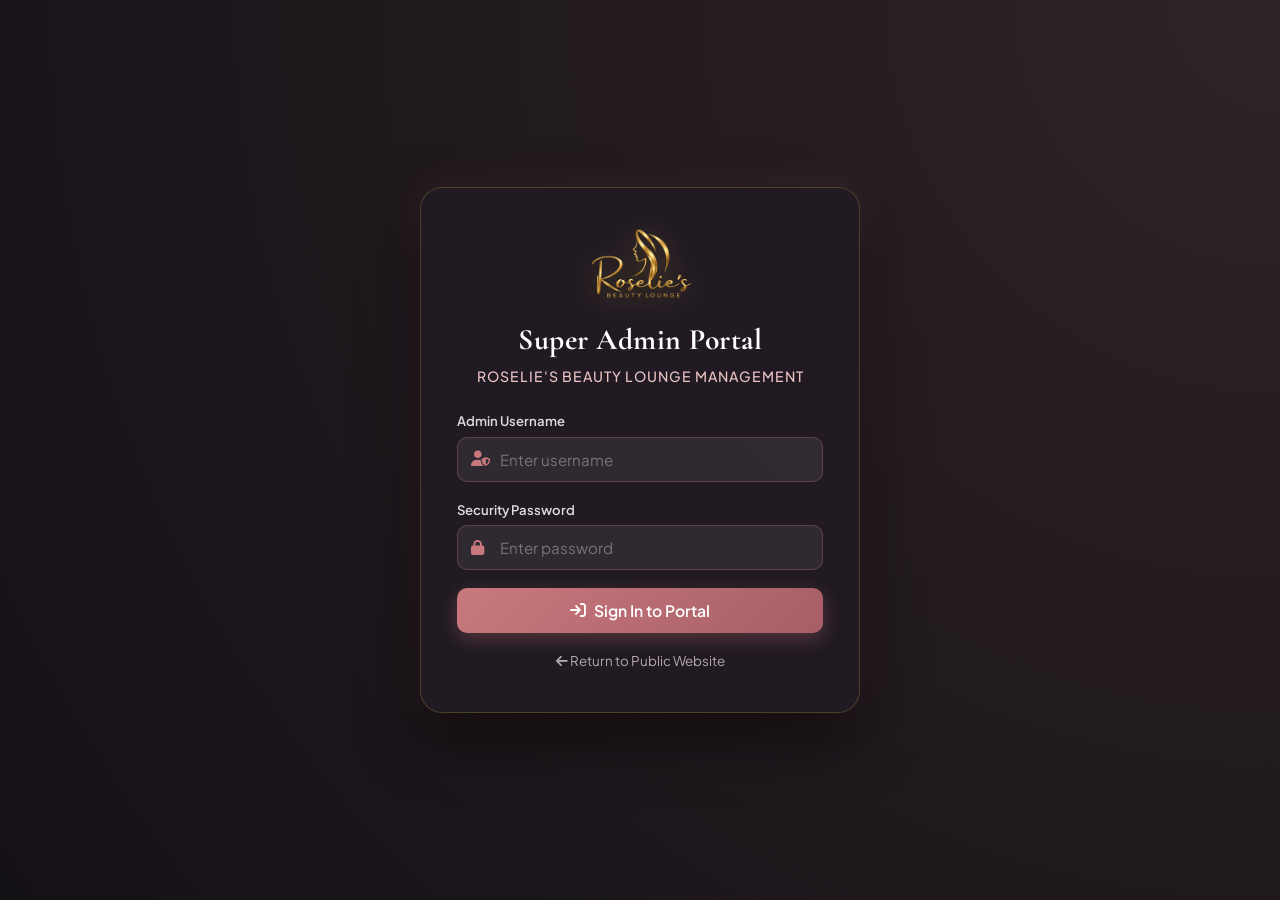
<file: website/admin.html>
<!DOCTYPE html>
<html lang="en">
<head>
  <meta charset="UTF-8">
  <meta name="viewport" content="width=device-width, initial-scale=1.0">
  <title>Admin Portal — Roselie's Beauty Lounge</title>
  <link rel="icon" type="image/png" href="assets/logo.png">

  <!-- Google Fonts -->
  <link rel="preconnect" href="https://fonts.googleapis.com">
  <link rel="preconnect" href="https://fonts.gstatic.com" crossorigin>
  <link href="https://fonts.googleapis.com/css2?family=Cormorant+Garamond:ital,wght@0,500;0,600;0,700;1,600&family=Playfair+Display:ital,wght@0,600;0,700;1,600&family=Plus+Jakarta+Sans:wght@300;400;500;600;700&display=swap" rel="stylesheet">

  <!-- FontAwesome 6 -->
  <link rel="stylesheet" href="https://cdnjs.cloudflare.com/ajax/libs/font-awesome/6.4.0/css/all.min.css">

  <!-- Stylesheets -->
  <link rel="stylesheet" href="styles.css">
  <link rel="stylesheet" href="admin.css">
</head>
<body>

  <!-- ========================================================================
       1. AUTHENTICATION / LOGIN OVERLAY
       ======================================================================== -->
  <div class="auth-overlay" id="adminAuthOverlay">
    <div class="auth-card">
      <div class="auth-logo-wrap">
        <img src="assets/logo.png" alt="Roselie's Beauty Lounge Logo" class="auth-logo">
      </div>
      <h2 class="auth-title">Super Admin Portal</h2>
      <p class="auth-subtitle">Roselie's Beauty Lounge Management</p>

      <form id="adminLoginForm" class="auth-form">
        <div class="form-group">
          <label for="adminUsername">Admin Username</label>
          <div class="auth-input-wrap">
            <i class="fa-solid fa-user-shield"></i>
            <input type="text" id="adminUsername" class="auth-input" required placeholder="Enter username" autocomplete="username">
          </div>
        </div>

        <div class="form-group">
          <label for="adminPassword">Security Password</label>
          <div class="auth-input-wrap">
            <i class="fa-solid fa-lock"></i>
            <input type="password" id="adminPassword" class="auth-input" required placeholder="Enter password" autocomplete="current-password">
          </div>
        </div>

        <div id="authErrorAlert" style="display:none; color:#FFFFFF; background:#B84A53; padding:10px 14px; border-radius:8px; font-size:0.85rem; margin-bottom:14px; text-align:center;">
          <i class="fa-solid fa-circle-exclamation"></i> <span id="authErrorText">Invalid username or password.</span>
        </div>

        <button type="submit" class="auth-btn" id="btnAdminSignIn">
          <i class="fa-solid fa-arrow-right-to-bracket"></i> Sign In to Portal
        </button>
      </form>

      <a href="index.html" class="auth-back-link">
        <i class="fa-solid fa-arrow-left"></i> Return to Public Website
      </a>
    </div>
  </div>

  <!-- ========================================================================
       2. MAIN ADMIN PORTAL APP
       ======================================================================== -->
  <div class="admin-app" id="adminApp">
    
    <!-- Top Administrative Navigation Bar -->
    <header class="admin-topbar">
      <a href="admin.html" class="topbar-brand">
        <img src="assets/logo.png" alt="Emblem" class="topbar-logo">
        <div class="topbar-brand-text">
          <h1>Roselie's Beauty Lounge</h1>
          <span>Staff &amp; Executive Admin</span>
        </div>
      </a>

      <div class="topbar-center">
        <div class="live-sync-pill">
          <span class="pulse-dot"></span>
          <span>Live Website Sync Active</span>
        </div>
      </div>

      <div class="topbar-actions">
        <a href="index.html" target="_blank" class="btn-view-site">
          <i class="fa-solid fa-globe"></i> View Website <i class="fa-solid fa-arrow-up-right-from-square" style="font-size:0.75rem;"></i>
        </a>

        <div class="admin-user-profile">
          <div class="user-avatar">SA</div>
          <div class="user-meta">
            <span class="user-name">Super Admin</span>
            <span class="user-role">Master Controller</span>
          </div>
          <button class="btn-logout" id="btnLogoutAdmin" title="Sign Out">
            <i class="fa-solid fa-power-off"></i> Exit
          </button>
        </div>
      </div>
    </header>

    <!-- Administrative Tab Navigation Strip -->
    <nav class="admin-nav-strip">
      <button class="nav-tab-btn active" data-tab="overview">
        <i class="fa-solid fa-chart-pie"></i> Overview
      </button>
      <button class="nav-tab-btn" data-tab="appointments">
        <i class="fa-regular fa-calendar-check"></i> Appointments
        <span class="tab-badge amber" id="badgePendingAppointments">0</span>
      </button>
      <button class="nav-tab-btn" data-tab="services">
        <i class="fa-solid fa-wand-magic-sparkles"></i> Services &amp; Pricing
      </button>
      <button class="nav-tab-btn" data-tab="messages">
        <i class="fa-regular fa-comments"></i> Inquiries
        <span class="tab-badge" id="badgeNewMessages">0</span>
      </button>
      <button class="nav-tab-btn" data-tab="cms">
        <i class="fa-solid fa-paintbrush"></i> Website CMS Editor
      </button>
      <button class="nav-tab-btn" data-tab="settings">
        <i class="fa-solid fa-sliders"></i> System &amp; Backup
      </button>
    </nav>

    <!-- Admin Main Body Container -->
    <main class="admin-main">
      
      <!-- ====================================================================
           TAB 1: OVERVIEW DASHBOARD
           ==================================================================== -->
      <section class="tab-pane active" id="pane-overview">
        <div class="page-header">
          <div class="page-title-group">
            <h2>Welcome back, Administrator</h2>
            <p>Live summary of client reservations, retail boutique orders, and clinic activity.</p>
          </div>
          <div class="page-header-actions">
            <button class="btn-primary-admin" id="btnOpenNewBookingModal">
              <i class="fa-solid fa-plus"></i> New Reservation
            </button>
            <button class="btn-secondary-admin" onclick="exportDataToCsv('appointments')">
              <i class="fa-solid fa-file-csv"></i> Export Appointments
            </button>
          </div>
        </div>

        <!-- 4 Key Metric Cards -->
        <div class="kpi-grid">
          <div class="kpi-card">
            <div class="kpi-icon-wrap rose">
              <i class="fa-regular fa-calendar-check"></i>
            </div>
            <div class="kpi-content">
              <div class="kpi-label">Total Reservations</div>
              <div class="kpi-val" id="kpiTotalBookings">0</div>
              <div class="kpi-sub green"><i class="fa-solid fa-arrow-trend-up"></i> Active Online Engine</div>
            </div>
          </div>

          <div class="kpi-card">
            <div class="kpi-icon-wrap amber">
              <i class="fa-solid fa-clock-rotate-left"></i>
            </div>
            <div class="kpi-content">
              <div class="kpi-label">Pending Approval</div>
              <div class="kpi-val" id="kpiPendingBookings">0</div>
              <div class="kpi-sub amber"><i class="fa-solid fa-circle-exclamation"></i> Action Required</div>
            </div>
          </div>

          <div class="kpi-card">
            <div class="kpi-icon-wrap gold">
              <i class="fa-solid fa-wand-magic-sparkles"></i>
            </div>
            <div class="kpi-content">
              <div class="kpi-label">Active Treatments</div>
              <div class="kpi-val" id="kpiActiveServices">40+</div>
              <div class="kpi-sub"><i class="fa-solid fa-spa"></i> Aesthetic &amp; Salon Menu</div>
            </div>
          </div>

          <div class="kpi-card">
            <div class="kpi-icon-wrap green">
              <i class="fa-solid fa-envelope-open-text"></i>
            </div>
            <div class="kpi-content">
              <div class="kpi-label">Client Inquiries</div>
              <div class="kpi-val" id="kpiTotalMessages">0</div>
              <div class="kpi-sub"><i class="fa-regular fa-user"></i> Website Leads</div>
            </div>
          </div>
        </div>

        <!-- Recent Appointments Overview -->
        <div class="table-card">
          <div class="table-card-header">
            <div class="table-card-title">
              <i class="fa-regular fa-calendar-days text-rose"></i>
              <span>Recent Online Appointments</span>
            </div>
            <button class="btn-secondary-admin" onclick="switchTab('appointments')">
              View All Appointments <i class="fa-solid fa-arrow-right"></i>
            </button>
          </div>
          <div class="table-responsive">
            <table class="data-table" id="overviewBookingsTable">
              <thead>
                <tr>
                  <th>Voucher Code</th>
                  <th>Client</th>
                  <th>Contact</th>
                  <th>Treatment</th>
                  <th>Schedule</th>
                  <th>Total</th>
                  <th>Status</th>
                  <th>Quick Action</th>
                </tr>
              </thead>
              <tbody id="overviewBookingsBody">
                <!-- Dynamically Populated -->
              </tbody>
            </table>
          </div>
        </div>
      </section>

      <!-- ====================================================================
           TAB 2: APPOINTMENTS & RESERVATIONS MANAGER
           ==================================================================== -->
      <section class="tab-pane" id="pane-appointments">
        <div class="page-header">
          <div class="page-title-group">
            <h2>Appointments &amp; Reservations</h2>
            <p>Manage and approve online client bookings or schedule in-person walk-ins.</p>
          </div>
          <div class="page-header-actions">
            <button class="btn-primary-admin" id="btnAddNewAppointment2">
              <i class="fa-solid fa-plus"></i> Add Reservation
            </button>
            <button class="btn-secondary-admin" onclick="exportDataToCsv('appointments')">
              <i class="fa-solid fa-file-csv"></i> Export to CSV
            </button>
          </div>
        </div>

        <div class="table-card">
          <div class="table-card-header">
            <div class="table-toolbar">
              <div class="search-box-wrap">
                <i class="fa-solid fa-magnifying-glass"></i>
                <input type="text" id="appointmentSearch" class="search-input-admin" placeholder="Search by name, voucher, phone...">
              </div>

              <select id="appointmentStatusFilter" class="filter-select">
                <option value="all">All Statuses</option>
                <option value="Pending">Pending Approval</option>
                <option value="Confirmed">Confirmed</option>
                <option value="Completed">Completed</option>
                <option value="Cancelled">Cancelled</option>
              </select>
            </div>
            <div>
              <span id="appointmentCountDisplay" style="font-size:0.85rem; color:var(--muted-gray); font-weight:600;">0 bookings</span>
            </div>
          </div>

          <div class="table-responsive">
            <table class="data-table">
              <thead>
                <tr>
                  <th>Voucher Code</th>
                  <th>Client Name</th>
                  <th>Phone</th>
                  <th>Treatment Service</th>
                  <th>Date &amp; Time</th>
                  <th>Specialist</th>
                  <th>Price</th>
                  <th>Status</th>
                  <th>Actions</th>
                </tr>
              </thead>
              <tbody id="appointmentsTableBody">
                <!-- Generated via admin.js -->
              </tbody>
            </table>
          </div>
        </div>
      </section>

      <!-- ====================================================================
           TAB 4: SERVICES CATALOG & PRICING MANAGER
           ==================================================================== -->
      <section class="tab-pane" id="pane-services">
        <div class="page-header">
          <div class="page-title-group">
            <h2>Treatment Catalog &amp; Pricing</h2>
            <p>Modify treatment descriptions, update pricing (PHP), or add new services. Changes immediately sync to the public website!</p>
          </div>
          <div class="page-header-actions">
            <button class="btn-primary-admin" id="btnAddNewService">
              <i class="fa-solid fa-plus"></i> Add New Treatment
            </button>
            <button class="btn-secondary-admin" onclick="exportFullJsonBackup()" title="Download JSON backup of all treatments and site settings">
              <i class="fa-solid fa-download"></i> Backup Catalog
            </button>
            <button class="btn-secondary-admin" id="btnResetCatalog" style="color:#C84D58;">
              <i class="fa-solid fa-rotate-left"></i> Reset to Default
            </button>
          </div>
        </div>

        <div class="table-card">
          <div class="table-card-header">
            <div class="table-toolbar">
              <div class="search-box-wrap">
                <i class="fa-solid fa-magnifying-glass"></i>
                <input type="text" id="serviceSearch" class="search-input-admin" placeholder="Search treatment name...">
              </div>

              <select id="serviceCategoryFilter" class="filter-select">
                <option value="all">All Categories</option>
                <option value="gluta">Gluta Drips &amp; Push</option>
                <option value="facial">Facial &amp; Skin Care</option>
                <option value="laser">Laser Clinic</option>
                <option value="hair">Hair Studio</option>
                <option value="nails">Nail Spa &amp; Foot Care</option>
              </select>
            </div>
            <div>
              <span id="serviceCountDisplay" style="font-size:0.85rem; color:var(--muted-gray); font-weight:600;">0 treatments</span>
            </div>
          </div>

          <div class="table-responsive">
            <table class="data-table">
              <thead>
                <tr>
                  <th>Treatment Name</th>
                  <th>Category</th>
                  <th>Base Price</th>
                  <th>Duration</th>
                  <th>5+1 Package</th>
                  <th>Description</th>
                  <th>Actions</th>
                </tr>
              </thead>
              <tbody id="servicesTableBody">
                <!-- Generated via admin.js -->
              </tbody>
            </table>
          </div>
        </div>
      </section>

      <!-- ====================================================================
           TAB 5: CLIENT INQUIRIES & MESSAGES
           ==================================================================== -->
      <section class="tab-pane" id="pane-messages">
        <div class="page-header">
          <div class="page-title-group">
            <h2>Client Inquiries &amp; Consultation Leads</h2>
            <p>Messages received from the website contact and consultation form.</p>
          </div>
          <div class="page-header-actions">
            <button class="btn-secondary-admin" onclick="exportDataToCsv('messages')">
              <i class="fa-solid fa-file-csv"></i> Export Messages
            </button>
          </div>
        </div>

        <div class="table-card">
          <div class="table-card-header">
            <div class="table-toolbar">
              <div class="search-box-wrap">
                <i class="fa-solid fa-magnifying-glass"></i>
                <input type="text" id="messageSearch" class="search-input-admin" placeholder="Search inquiries...">
              </div>
            </div>
            <div>
              <span id="messageCountDisplay" style="font-size:0.85rem; color:var(--muted-gray); font-weight:600;">0 messages</span>
            </div>
          </div>

          <div class="table-responsive">
            <table class="data-table">
              <thead>
                <tr>
                  <th>Date</th>
                  <th>Client Name</th>
                  <th>Mobile Number</th>
                  <th>Subject</th>
                  <th>Message Excerpt</th>
                  <th>Status</th>
                  <th>Actions</th>
                </tr>
              </thead>
              <tbody id="messagesTableBody">
                <!-- Generated via admin.js -->
              </tbody>
            </table>
          </div>
        </div>
      </section>

      <!-- ====================================================================
           TAB 6: SETTINGS, BACKUP & POS BRIDGE
           ==================================================================== -->
      <section class="tab-pane" id="pane-settings">
        <div class="page-header">
          <div class="page-title-group">
            <h2>System Administration &amp; Data Backup</h2>
            <p>Export database records, configure public announcements, or reset demo data.</p>
          </div>
        </div>

        <div class="settings-grid">
          <!-- Super Admin Security Credentials -->
          <div class="settings-card">
            <h3><i class="fa-solid fa-user-shield text-rose"></i> Super Admin Account Security</h3>
            <p>Master account credentials for this Management Console.</p>
            <form id="adminSecurityForm">
              <div class="admin-form-group">
                <label for="secAdminUsername">Admin Username</label>
                <input type="text" id="secAdminUsername" class="admin-form-input" value="admin" readonly style="background:var(--warm-cream); cursor:not-allowed;">
              </div>
              <div class="admin-form-group">
                <label for="secAdminPassword">Change Master Password</label>
                <input type="password" id="secAdminPassword" class="admin-form-input" placeholder="Enter new password (min. 6 chars)">
              </div>
              <button type="submit" class="btn-primary-admin">
                <i class="fa-solid fa-key"></i> Update Master Password
              </button>
            </form>
          </div>

          <!-- Announcement & Contact Settings -->
          <div class="settings-card">
            <h3><i class="fa-solid fa-bullhorn text-rose"></i> Public Announcement Banner</h3>
            <p>Modify the announcement message displayed at the very top of the official website.</p>
            <form id="announcementForm">
              <div class="admin-form-group">
                <label for="announcementInput">Announcement Message</label>
                <textarea id="announcementInput" class="admin-form-textarea" rows="3">PROMO: Book any 5 sessions &amp; get your 6th session FREE on all signature laser &amp; gluta treatments!</textarea>
              </div>
              <div class="admin-form-group">
                <label for="phoneInput">Contact Phone (Display &amp; WhatsApp)</label>
                <input type="text" id="phoneInput" class="admin-form-input" value="+63 917 123 4567">
              </div>
              <button type="submit" class="btn-primary-admin">
                <i class="fa-solid fa-floppy-disk"></i> Save Website Banner
              </button>
            </form>
          </div>

          <!-- Persistent Data Backup & Update Protection -->
          <div class="settings-card" style="border: 1px solid rgba(212, 175, 55, 0.45); background: linear-gradient(135deg, #FFFDF9 0%, #FAF6EE 100%);">
            <h3><i class="fa-solid fa-shield-halved text-rose"></i> Site Data Protection &amp; Backup (.JSON)</h3>
            <p>Export or restore all custom location details, catalog pricing, appointments, and CMS content. Keeps your settings 100% safe across updates and redeployments.</p>
            <div class="export-btn-group">
              <button class="btn-export" onclick="exportFullJsonBackup()" style="background:#fff; font-weight:600;">
                <span><i class="fa-solid fa-download text-rose"></i> Download Full Site Backup (.JSON)</span>
                <i class="fa-solid fa-file-arrow-down"></i>
              </button>
              <button class="btn-export" id="btnTriggerRestoreBackup" style="background:#fff; font-weight:600;">
                <span><i class="fa-solid fa-upload text-rose"></i> Restore / Import Backup File (.JSON)</span>
                <i class="fa-solid fa-file-arrow-up"></i>
              </button>
              <input type="file" id="importJsonFileInput" accept=".json" style="display:none;">
              <button class="btn-export" id="btnRestoreAutoSnapshot" style="background:#fff;">
                <span><i class="fa-solid fa-clock-rotate-left text-rose"></i> Restore Last Saved Snapshot</span>
                <i class="fa-solid fa-rotate-left"></i>
              </button>
            </div>
            <div style="margin-top:0.75rem; font-size:0.82rem; color:var(--text-secondary); line-height:1.45;">
              <i class="fa-solid fa-circle-check" style="color:var(--emerald);"></i> <strong>Resilient Auto-Merge Active:</strong> Your custom lounge location, contact details, and custom treatments are automatically protected against being overwritten whenever new features or code updates are deployed.
            </div>
          </div>

          <!-- Data Backup & CSV Export -->
          <div class="settings-card">
            <h3><i class="fa-solid fa-file-export text-rose"></i> Export Records (CSV Spreadsheets)</h3>
            <p>Download clean CSV spreadsheets compatible with Microsoft Excel, Google Sheets, or POS accounting.</p>
            <div class="export-btn-group">
              <button class="btn-export" onclick="exportDataToCsv('appointments')">
                <span><i class="fa-solid fa-calendar-check text-rose"></i> Export Appointments (CSV)</span>
                <i class="fa-solid fa-download"></i>
              </button>
              <button class="btn-export" onclick="exportDataToCsv('orders')">
                <span><i class="fa-solid fa-bag-shopping text-rose"></i> Export Boutique Orders (CSV)</span>
                <i class="fa-solid fa-download"></i>
              </button>
            </div>
          </div>

          <!-- Demo & Database Utilities -->
          <div class="settings-card">
            <h3><i class="fa-solid fa-database text-rose"></i> Database Maintenance</h3>
            <p>Quick utilities to test or restore sample appointment bookings and retail orders.</p>
            <div class="export-btn-group">
              <button class="btn-export" id="btnLoadDemoData">
                <span><i class="fa-solid fa-wand-magic-sparkles text-rose"></i> Load Realistic Demo Records</span>
                <i class="fa-solid fa-circle-arrow-down"></i>
              </button>
              <button class="btn-export" id="btnClearAllData" style="color:#C84D58;">
                <span><i class="fa-solid fa-trash-can" style="color:#C84D58;"></i> Clear Local Database</span>
                <i class="fa-solid fa-triangle-exclamation"></i>
              </button>
            </div>
          </div>
        </div>
      </section>

      <!-- ====================================================================
           TAB: WEBSITE CONTENT & CMS EDITOR
           ==================================================================== -->
      <section class="tab-pane" id="pane-cms">
        <div class="page-header">
          <div class="page-title-group">
            <h2>Website Content Management System (CMS)</h2>
            <p>Edit every headline, story, client testimonial, FAQ, retail product, and contact detail across the entire website live!</p>
          </div>
          <div class="page-header-actions">
            <button class="btn-primary-admin" id="btnSaveCmsAll">
              <i class="fa-solid fa-floppy-disk"></i> Save All Content
            </button>
            <button class="btn-secondary-admin" onclick="exportFullJsonBackup()" title="Download full JSON backup of settings & content">
              <i class="fa-solid fa-download"></i> Backup Site Data (.JSON)
            </button>
            <button class="btn-secondary-admin" onclick="document.getElementById('importJsonFileInput')?.click()" title="Restore settings from a previously saved JSON file">
              <i class="fa-solid fa-upload"></i> Restore Backup
            </button>
            <button class="btn-secondary-admin" id="btnResetCmsDefaults" style="color:#C84D58;">
              <i class="fa-solid fa-rotate-left"></i> Restore Defaults
            </button>
          </div>
        </div>

        <div class="settings-grid">
          <!-- 1. Hero & Branding -->
          <div class="settings-card" style="grid-column: 1 / -1;">
            <h3><i class="fa-solid fa-wand-magic-sparkles text-rose"></i> 1. Hero Section &amp; Tagline Content</h3>
            <p>Customize the primary headline, tagline, rating badge, and feature highlights on the home screen.</p>
            <form id="cmsHeroForm">
              <div class="form-grid-2">
                <div class="admin-form-group">
                  <label for="cmsHeroTag">Hero Tagline Badge</label>
                  <input type="text" id="cmsHeroTag" class="admin-form-input" value="✦ Luxury Aesthetics &amp; Beauty Lounge ✦">
                </div>
                <div class="admin-form-group">
                  <label for="cmsHeroTitle">Main Hero Title</label>
                  <input type="text" id="cmsHeroTitle" class="admin-form-input" value="Where Elegance Meets &lt;br&gt;&lt;span class=&quot;text-gradient-gold&quot;&gt;Aesthetic Perfection&lt;/span&gt;">
                </div>
              </div>

              <div class="admin-form-group">
                <label for="cmsHeroDesc">Introductory Description</label>
                <textarea id="cmsHeroDesc" class="admin-form-textarea" rows="2">Step into a sanctuary of transformative wellness. Experience medical-grade gluta drips, pain-free diode lasers, advanced hydro-facials, and couture salon treatments tailored to unveil your luminous best.</textarea>
              </div>

              <div class="form-grid-2">
                <div class="admin-form-group">
                  <label for="cmsHeroRatingVal">Top Rating Badge Title</label>
                  <input type="text" id="cmsHeroRatingVal" class="admin-form-input" value="5.0 / 5.0 Rating">
                </div>
                <div class="admin-form-group">
                  <label for="cmsHeroRatingSub">Top Rating Badge Subtitle</label>
                  <input type="text" id="cmsHeroRatingSub" class="admin-form-input" value="Over 1,200+ Radiant Clients">
                </div>
              </div>

              <div class="form-grid-2">
                <div class="admin-form-group">
                  <label for="cmsHeroPromoBadgeTitle">Floating Promo Badge Title</label>
                  <input type="text" id="cmsHeroPromoBadgeTitle" class="admin-form-input" value="Signature 5+1 Sessions">
                </div>
                <div class="admin-form-group">
                  <label for="cmsHeroPromoBadgeSub">Floating Promo Badge Subtitle</label>
                  <input type="text" id="cmsHeroPromoBadgeSub" class="admin-form-input" value="Buy 5 Get 1 Complimentary">
                </div>
              </div>

              <div class="form-grid-2">
                <div class="admin-form-group">
                  <label for="cmsFeat1Title">Trust Badge 1 Title</label>
                  <input type="text" id="cmsFeat1Title" class="admin-form-input" value="Certified Specialists">
                </div>
                <div class="admin-form-group">
                  <label for="cmsFeat1Sub">Trust Badge 1 Subtitle</label>
                  <input type="text" id="cmsFeat1Sub" class="admin-form-input" value="Board-trained aestheticians">
                </div>
              </div>

              <div class="form-grid-2">
                <div class="admin-form-group">
                  <label for="cmsFeat2Title">Trust Badge 2 Title</label>
                  <input type="text" id="cmsFeat2Title" class="admin-form-input" value="Medical Grade Tech">
                </div>
                <div class="admin-form-group">
                  <label for="cmsFeat2Sub">Trust Badge 2 Subtitle</label>
                  <input type="text" id="cmsFeat2Sub" class="admin-form-input" value="Diode Ice &amp; Pico Lasers">
                </div>
              </div>

              <div class="form-grid-2">
                <div class="admin-form-group">
                  <label for="cmsFeat3Title">Trust Badge 3 Title</label>
                  <input type="text" id="cmsFeat3Title" class="admin-form-input" value="100% Authentic Drips">
                </div>
                <div class="admin-form-group">
                  <label for="cmsFeat3Sub">Trust Badge 3 Subtitle</label>
                  <input type="text" id="cmsFeat3Sub" class="admin-form-input" value="Japan &amp; Korea Formulated">
                </div>
              </div>

              <button type="submit" class="btn-primary-admin">
                <i class="fa-solid fa-floppy-disk"></i> Save Hero &amp; Badges Content
              </button>
            </form>
          </div>

          <!-- 2. About & Sanctuary Experience -->
          <div class="settings-card" style="grid-column: 1 / -1;">
            <h3><i class="fa-solid fa-spa text-rose"></i> 2. About Lounge &amp; Standards Story</h3>
            <p>Manage your salon's brand story, years in business, and 3 clinical pillars of excellence.</p>
            <form id="cmsAboutForm">
              <div class="form-grid-2">
                <div class="admin-form-group">
                  <label for="cmsAboutSubtitle">Section Subtitle</label>
                  <input type="text" id="cmsAboutSubtitle" class="admin-form-input" value="The Sanctuary Experience">
                </div>
                <div class="admin-form-group">
                  <label for="cmsAboutTitle">Section Main Heading</label>
                  <input type="text" id="cmsAboutTitle" class="admin-form-input" value="Luxury Aesthetics Rooted in Care &amp; Science">
                </div>
              </div>

              <div class="form-grid-2">
                <div class="admin-form-group">
                  <label for="cmsAboutYears">Years Number / Badge</label>
                  <input type="text" id="cmsAboutYears" class="admin-form-input" value="5+">
                </div>
                <div class="admin-form-group">
                  <label for="cmsAboutYearsText">Years Badge Subtitle</label>
                  <input type="text" id="cmsAboutYearsText" class="admin-form-input" value="Years of Aesthetic Excellence">
                </div>
              </div>

              <div class="admin-form-group">
                <label for="cmsAboutPara1">Story Paragraph 1</label>
                <textarea id="cmsAboutPara1" class="admin-form-textarea" rows="2">Founded with a passion for transformative beauty, Roselie's Beauty Lounge provides an elevated salon and clinical aesthetics escape where relaxation and visible results coexist seamlessly.</textarea>
              </div>

              <div class="admin-form-group">
                <label for="cmsAboutPara2">Story Paragraph 2</label>
                <textarea id="cmsAboutPara2" class="admin-form-textarea" rows="2">From the moment you step through our doors, our dedicated team of licensed aestheticians and master stylists caters to your every comfort in private, meticulously sterilized suites designed for deep rejuvenation.</textarea>
              </div>

              <div class="form-grid-2">
                <div class="admin-form-group">
                  <label for="cmsPillar1Title">Pillar 1 Title</label>
                  <input type="text" id="cmsPillar1Title" class="admin-form-input" value="Hospital-Grade Hygiene">
                </div>
                <div class="admin-form-group">
                  <label for="cmsPillar1Desc">Pillar 1 Description</label>
                  <input type="text" id="cmsPillar1Desc" class="admin-form-input" value="Autoclaved instruments and single-use consumables for every client.">
                </div>
              </div>

              <div class="form-grid-2">
                <div class="admin-form-group">
                  <label for="cmsPillar2Title">Pillar 2 Title</label>
                  <input type="text" id="cmsPillar2Title" class="admin-form-input" value="Authentic Formulations">
                </div>
                <div class="admin-form-group">
                  <label for="cmsPillar2Desc">Pillar 2 Description</label>
                  <input type="text" id="cmsPillar2Desc" class="admin-form-input" value="Directly imported Korean hydro-solutions and Japanese medical gluta drips.">
                </div>
              </div>

              <div class="form-grid-2">
                <div class="admin-form-group">
                  <label for="cmsPillar3Title">Pillar 3 Title</label>
                  <input type="text" id="cmsPillar3Title" class="admin-form-input" value="Empathetic Consultation">
                </div>
                <div class="admin-form-group">
                  <label for="cmsPillar3Desc">Pillar 3 Description</label>
                  <input type="text" id="cmsPillar3Desc" class="admin-form-input" value="No rushed appointments. Every treatment is customized to your unique goals.">
                </div>
              </div>

              <button type="submit" class="btn-primary-admin">
                <i class="fa-solid fa-floppy-disk"></i> Save About Story &amp; Pillars
              </button>
            </form>
          </div>

          <!-- 3. Client Reviews & Testimonials Manager -->
          <div class="settings-card" style="grid-column: 1 / -1;">
            <div style="display:flex; justify-content:space-between; align-items:center; margin-bottom:12px; flex-wrap:wrap; gap:10px;">
              <div>
                <h3><i class="fa-solid fa-star text-rose"></i> 3. Client Testimonials &amp; Reviews</h3>
                <p style="margin-bottom:0;">Add, edit, or remove client reviews and star ratings shown on the public site.</p>
              </div>
              <button class="btn-primary-admin" id="btnAddCmsReview">
                <i class="fa-solid fa-plus"></i> Add New Review
              </button>
            </div>
            <div class="table-responsive">
              <table class="data-table">
                <thead>
                  <tr>
                    <th>Reviewer Name</th>
                    <th>Treatment / Tag</th>
                    <th>Stars</th>
                    <th>Quote / Experience</th>
                    <th>Actions</th>
                  </tr>
                </thead>
                <tbody id="cmsReviewsTableBody">
                  <!-- Populated via admin.js -->
                </tbody>
              </table>
            </div>
          </div>

          <!-- 4. Frequently Asked Questions (FAQ) Manager -->
          <div class="settings-card" style="grid-column: 1 / -1;">
            <div style="display:flex; justify-content:space-between; align-items:center; margin-bottom:12px; flex-wrap:wrap; gap:10px;">
              <div>
                <h3><i class="fa-solid fa-circle-question text-rose"></i> 4. Frequently Asked Questions (FAQ)</h3>
                <p style="margin-bottom:0;">Customize the questions and answers in the interactive accordion.</p>
              </div>
              <button class="btn-primary-admin" id="btnAddCmsFaq">
                <i class="fa-solid fa-plus"></i> Add New FAQ
              </button>
            </div>
            <div class="table-responsive">
              <table class="data-table">
                <thead>
                  <tr>
                    <th>Question</th>
                    <th>Answer</th>
                    <th>Actions</th>
                  </tr>
                </thead>
                <tbody id="cmsFaqsTableBody">
                  <!-- Populated via admin.js -->
                </tbody>
              </table>
            </div>
          </div>

          <!-- 5. Retail Skincare Boutique Products Manager -->
          <div class="settings-card" style="grid-column: 1 / -1;">
            <div style="display:flex; justify-content:space-between; align-items:center; margin-bottom:12px; flex-wrap:wrap; gap:10px;">
              <div>
                <h3><i class="fa-solid fa-pump-soap text-rose"></i> 5. Skincare Boutique Retail Products</h3>
                <p style="margin-bottom:0;">Add, edit prices, descriptions, and badges for retail products sold online.</p>
              </div>
              <button class="btn-primary-admin" id="btnAddCmsProduct">
                <i class="fa-solid fa-plus"></i> Add Retail Product
              </button>
            </div>
            <div class="table-responsive">
              <table class="data-table">
                <thead>
                  <tr>
                    <th>Product Name</th>
                    <th>Badge / Tag</th>
                    <th>Price (PHP)</th>
                    <th>Description</th>
                    <th>Actions</th>
                  </tr>
                </thead>
                <tbody id="cmsProductsTableBody">
                  <!-- Populated via admin.js -->
                </tbody>
              </table>
            </div>
          </div>

          <!-- 6. Location, Hours, Contact & Social Links -->
          <div class="settings-card" style="grid-column: 1 / -1;">
            <h3><i class="fa-solid fa-location-dot text-rose"></i> 6. Location, Contact Details &amp; Social Links</h3>
            <p>Update lounge address, contact numbers, hours, email, and social media URLs across header and footer.</p>
            <form id="cmsContactForm">
              <div class="form-grid-2">
                <div class="admin-form-group">
                  <label for="cmsContactAddress">Lounge Physical Address</label>
                  <input type="text" id="cmsContactAddress" class="admin-form-input" value="Roselie's Beauty Lounge, Commercial Center">
                </div>
                <div class="admin-form-group">
                  <label for="cmsContactPhone">Mobile Number (PH)</label>
                  <input type="text" id="cmsContactPhone" class="admin-form-input" value="+63 917 123 4567">
                </div>
              </div>

              <div class="form-grid-2">
                <div class="admin-form-group">
                  <label for="cmsContactLandline">Telephone / Landline</label>
                  <input type="text" id="cmsContactLandline" class="admin-form-input" value="(02) 8123 4567">
                </div>
                <div class="admin-form-group">
                  <label for="cmsContactEmail">Concierge Email</label>
                  <input type="email" id="cmsContactEmail" class="admin-form-input" value="concierge@roseliesbeautylounge.com">
                </div>
              </div>

              <div class="admin-form-group">
                <label for="cmsContactHours">Operating Hours</label>
                <textarea id="cmsContactHours" class="admin-form-textarea" rows="2">Monday to Sunday: 10:00 AM – 8:00 PM (Open on all regular holidays)</textarea>
              </div>

              <div class="form-grid-2">
                <div class="admin-form-group">
                  <label for="cmsSocialFb">Facebook Page URL</label>
                  <input type="text" id="cmsSocialFb" class="admin-form-input" value="https://facebook.com">
                </div>
                <div class="admin-form-group">
                  <label for="cmsSocialIg">Instagram Profile URL</label>
                  <input type="text" id="cmsSocialIg" class="admin-form-input" value="https://instagram.com">
                </div>
              </div>

              <div class="form-grid-2">
                <div class="admin-form-group">
                  <label for="cmsSocialTiktok">TikTok Profile URL</label>
                  <input type="text" id="cmsSocialTiktok" class="admin-form-input" value="https://tiktok.com">
                </div>
                <div class="admin-form-group">
                  <label for="cmsSocialWa">WhatsApp Link</label>
                  <input type="text" id="cmsSocialWa" class="admin-form-input" value="https://wa.me/639171234567">
                </div>
              </div>

              <button type="submit" class="btn-primary-admin">
                <i class="fa-solid fa-floppy-disk"></i> Save Contact &amp; Social Links
              </button>
            </form>
          </div>
        </div>
      </section>

    </main>
  </div>

  <!-- ========================================================================
       3. MODAL DIALOGS
       ======================================================================== -->

  <!-- Modal: Appointment Details -->
  <div class="modal-backdrop" id="modalAppointmentDetail">
    <div class="modal-box">
      <div class="modal-header">
        <h3 id="madTitle">Appointment Details</h3>
        <button class="btn-close-modal" onclick="closeModal('modalAppointmentDetail')">&times;</button>
      </div>
      <div class="modal-body">
        <div class="detail-voucher-box">
          <div class="detail-row">
            <span>Reference Code:</span>
            <strong id="madCode">RBL-8921</strong>
          </div>
          <div class="detail-row">
            <span>Client Name:</span>
            <strong id="madName">Maria Santos</strong>
          </div>
          <div class="detail-row">
            <span>Contact Phone:</span>
            <strong id="madPhone">0917 123 4567</strong>
          </div>
          <div class="detail-row">
            <span>Email:</span>
            <strong id="madEmail">-</strong>
          </div>
          <div class="detail-row">
            <span>Service:</span>
            <strong id="madService">Hydra Facial</strong>
          </div>
          <div class="detail-row">
            <span>Schedule:</span>
            <strong id="madSchedule">Oct 12, 2026 at 2:00 PM</strong>
          </div>
          <div class="detail-row">
            <span>Assigned Specialist:</span>
            <strong id="madSpecialist">Lead Aesthetician</strong>
          </div>
          <div class="detail-row">
            <span>Price:</span>
            <strong id="madPrice" class="text-rose">₱599.00</strong>
          </div>
          <div class="detail-row">
            <span>Status:</span>
            <span id="madStatusBadge" class="badge badge-confirmed">Confirmed</span>
          </div>
        </div>

        <div class="admin-form-group">
          <label>Client Special Notes / Medical Requests:</label>
          <div id="madNotes" style="background:#FAF8F8; padding:10px 14px; border-radius:var(--radius-sm); border:1px solid var(--light-border); font-size:0.88rem; min-height:48px;">
            None provided
          </div>
        </div>

        <div class="admin-form-group">
          <label for="madStatusSelect">Update Reservation Status:</label>
          <select id="madStatusSelect" class="admin-form-select">
            <option value="Pending">Pending</option>
            <option value="Confirmed">Confirmed</option>
            <option value="Completed">Completed</option>
            <option value="Cancelled">Cancelled</option>
          </select>
        </div>
      </div>
      <div class="modal-footer">
        <a id="madWhatsAppBtn" href="#" target="_blank" class="btn-secondary-admin">
          <i class="fa-brands fa-whatsapp text-rose"></i> Chat via WhatsApp
        </a>
        <button class="btn-primary-admin" id="madSaveStatusBtn">
          <i class="fa-solid fa-check"></i> Save Status
        </button>
      </div>
    </div>
  </div>

  <!-- Modal: New Reservation (Walk-in or Manual) -->
  <div class="modal-backdrop" id="modalNewAppointment">
    <div class="modal-box wide">
      <div class="modal-header">
        <h3>Create Reservation (Walk-In / Phone)</h3>
        <button class="btn-close-modal" onclick="closeModal('modalNewAppointment')">&times;</button>
      </div>
      <form id="newAppointmentForm">
        <div class="modal-body">
          <div class="form-grid-2">
            <div class="admin-form-group">
              <label for="naFirstName">First Name *</label>
              <input type="text" id="naFirstName" class="admin-form-input" required placeholder="e.g. Maria">
            </div>
            <div class="admin-form-group">
              <label for="naLastName">Last Name *</label>
              <input type="text" id="naLastName" class="admin-form-input" required placeholder="e.g. Santos">
            </div>
          </div>

          <div class="form-grid-2">
            <div class="admin-form-group">
              <label for="naPhone">Contact Phone *</label>
              <input type="tel" id="naPhone" class="admin-form-input" required placeholder="0917 123 4567">
            </div>
            <div class="admin-form-group">
              <label for="naEmail">Email Address (Optional)</label>
              <input type="email" id="naEmail" class="admin-form-input" placeholder="client@email.com">
            </div>
          </div>

          <div class="admin-form-group">
            <label for="naServiceSelect">Treatment Service *</label>
            <select id="naServiceSelect" class="admin-form-select" required>
              <!-- Filled via admin.js -->
            </select>
          </div>

          <div class="form-grid-2">
            <div class="admin-form-group">
              <label for="naDate">Appointment Date *</label>
              <input type="date" id="naDate" class="admin-form-input" required>
            </div>
            <div class="admin-form-group">
              <label for="naTime">Time Slot *</label>
              <select id="naTime" class="admin-form-select" required>
                <option value="10:00 AM">10:00 AM</option>
                <option value="11:00 AM">11:00 AM</option>
                <option value="12:00 PM">12:00 PM</option>
                <option value="1:00 PM">1:00 PM</option>
                <option value="2:00 PM" selected>2:00 PM</option>
                <option value="3:00 PM">3:00 PM</option>
                <option value="4:00 PM">4:00 PM</option>
                <option value="5:00 PM">5:00 PM</option>
                <option value="6:00 PM">6:00 PM</option>
                <option value="7:00 PM">7:00 PM</option>
              </select>
            </div>
          </div>

          <div class="form-grid-2">
            <div class="admin-form-group">
              <label for="naSpecialist">Assigned Specialist</label>
              <select id="naSpecialist" class="admin-form-select">
                <option value="Nurse Roselie (Lead Aesthetician)">Nurse Roselie (Lead Aesthetician)</option>
                <option value="Dr. Sarah (Laser & Skin Specialist)">Dr. Sarah (Laser & Skin Specialist)</option>
                <option value="Therapist Camille (Skin & Drip Expert)">Therapist Camille (Skin & Drip Expert)</option>
                <option value="Master Stylist Mark (Hair Couture)">Master Stylist Mark (Hair Couture)</option>
              </select>
            </div>
            <div class="admin-form-group">
              <label for="naStatus">Initial Status</label>
              <select id="naStatus" class="admin-form-select">
                <option value="Confirmed" selected>Confirmed</option>
                <option value="Pending">Pending</option>
              </select>
            </div>
          </div>

          <div class="admin-form-group">
            <label for="naNotes">Client Notes</label>
            <textarea id="naNotes" class="admin-form-textarea" rows="2" placeholder="e.g. Phone reservation, special requests..."></textarea>
          </div>
        </div>
        <div class="modal-footer">
          <button type="button" class="btn-secondary-admin" onclick="closeModal('modalNewAppointment')">Cancel</button>
          <button type="submit" class="btn-primary-admin">Save Reservation</button>
        </div>
      </form>
    </div>
  </div>


  <!-- Modal: Edit / Add Service -->
  <div class="modal-backdrop" id="modalServiceForm">
    <div class="modal-box wide">
      <div class="modal-header">
        <h3 id="msfTitle">Edit Treatment Service</h3>
        <button class="btn-close-modal" onclick="closeModal('modalServiceForm')">&times;</button>
      </div>
      <form id="serviceEditForm">
        <input type="hidden" id="msfId">
        <div class="modal-body">
          <div class="form-grid-2">
            <div class="admin-form-group">
              <label for="msfName">Service Name *</label>
              <input type="text" id="msfName" class="admin-form-input" required>
            </div>
            <div class="admin-form-group">
              <label for="msfCategory">Category *</label>
              <select id="msfCategory" class="admin-form-select" required>
                <option value="gluta">Gluta Drips &amp; Push</option>
                <option value="facial">Facial &amp; Skin Care</option>
                <option value="laser">Laser Clinic</option>
                <option value="hair">Hair Studio</option>
                <option value="nails">Nail Spa &amp; Foot Care</option>
              </select>
            </div>
          </div>

          <div class="form-grid-2">
            <div class="admin-form-group">
              <label for="msfPrice">Single Session Price (PHP) *</label>
              <input type="number" id="msfPrice" class="admin-form-input" required min="0" step="1">
            </div>
            <div class="admin-form-group">
              <label for="msfDuration">Duration (e.g. 45 mins)</label>
              <input type="text" id="msfDuration" class="admin-form-input" value="45 mins">
            </div>
          </div>

          <div class="form-grid-2">
            <div class="admin-form-group">
              <label for="msfPackageAvailable">5+1 Package Offer Available?</label>
              <select id="msfPackageAvailable" class="admin-form-select">
                <option value="true">Yes (5+1 Package Available)</option>
                <option value="false">No (Single Session Only)</option>
              </select>
            </div>
            <div class="admin-form-group">
              <label for="msfPackagePrice">5+1 Package Price (PHP)</label>
              <input type="number" id="msfPackagePrice" class="admin-form-input" min="0" step="1" placeholder="Auto-calculated (Price x 5)">
            </div>
          </div>

          <div class="admin-form-group">
            <label for="msfDesc">Treatment Description</label>
            <textarea id="msfDesc" class="admin-form-textarea" rows="3" required></textarea>
          </div>
        </div>
        <div class="modal-footer">
          <button type="button" class="btn-secondary-admin" onclick="closeModal('modalServiceForm')">Cancel</button>
          <button type="submit" class="btn-primary-admin">Save Service to Catalog</button>
        </div>
      </form>
    </div>
  </div>

  <!-- Modal: CMS Review Edit/Add -->
  <div class="modal-backdrop" id="modalCmsReview">
    <div class="modal-box">
      <div class="modal-header">
        <h3 id="mcrTitle">Edit Client Testimonial</h3>
        <button class="btn-close-modal" onclick="closeModal('modalCmsReview')">&times;</button>
      </div>
      <form id="cmsReviewForm">
        <input type="hidden" id="mcrId">
        <div class="modal-body">
          <div class="form-grid-2">
            <div class="admin-form-group">
              <label for="mcrName">Client Name *</label>
              <input type="text" id="mcrName" class="admin-form-input" required placeholder="e.g. Bea P.">
            </div>
            <div class="admin-form-group">
              <label for="mcrRating">Rating (Stars) *</label>
              <select id="mcrRating" class="admin-form-select">
                <option value="5" selected>5 Stars (★★★★★)</option>
                <option value="4">4 Stars (★★★★☆)</option>
                <option value="3">3 Stars (★★★☆☆)</option>
              </select>
            </div>
          </div>

          <div class="admin-form-group">
            <label for="mcrTag">Client Tag / Treatment Availed *</label>
            <input type="text" id="mcrTag" class="admin-form-input" required placeholder="e.g. Regular Client • Japan Drip &amp; Mermaid Facial">
          </div>

          <div class="admin-form-group">
            <label for="mcrComment">Review Quote / Testimonial *</label>
            <textarea id="mcrComment" class="admin-form-textarea" rows="4" required placeholder="Client feedback..."></textarea>
          </div>
        </div>
        <div class="modal-footer">
          <button type="button" class="btn-secondary-admin" onclick="closeModal('modalCmsReview')">Cancel</button>
          <button type="submit" class="btn-primary-admin">Save Review</button>
        </div>
      </form>
    </div>
  </div>

  <!-- Modal: CMS FAQ Edit/Add -->
  <div class="modal-backdrop" id="modalCmsFaq">
    <div class="modal-box">
      <div class="modal-header">
        <h3 id="mcfTitle">Edit FAQ Item</h3>
        <button class="btn-close-modal" onclick="closeModal('modalCmsFaq')">&times;</button>
      </div>
      <form id="cmsFaqForm">
        <input type="hidden" id="mcfId">
        <div class="modal-body">
          <div class="admin-form-group">
            <label for="mcfQuestion">Question *</label>
            <input type="text" id="mcfQuestion" class="admin-form-input" required placeholder="e.g. How does the 5 + 1 Session Package work?">
          </div>

          <div class="admin-form-group">
            <label for="mcfAnswer">Answer *</label>
            <textarea id="mcfAnswer" class="admin-form-textarea" rows="4" required placeholder="Detailed response..."></textarea>
          </div>
        </div>
        <div class="modal-footer">
          <button type="button" class="btn-secondary-admin" onclick="closeModal('modalCmsFaq')">Cancel</button>
          <button type="submit" class="btn-primary-admin">Save FAQ</button>
        </div>
      </form>
    </div>
  </div>

  <!-- Modal: CMS Retail Product Edit/Add -->
  <div class="modal-backdrop" id="modalCmsProduct">
    <div class="modal-box">
      <div class="modal-header">
        <h3 id="mcpTitle">Edit Retail Skincare Product</h3>
        <button class="btn-close-modal" onclick="closeModal('modalCmsProduct')">&times;</button>
      </div>
      <form id="cmsProductForm">
        <input type="hidden" id="mcpId">
        <div class="modal-body">
          <div class="admin-form-group">
            <label for="mcpName">Product Name *</label>
            <input type="text" id="mcpName" class="admin-form-input" required placeholder="e.g. Platinum Gluta-C Glow Capsules (60s)">
          </div>

          <div class="form-grid-2">
            <div class="admin-form-group">
              <label for="mcpPrice">Retail Price (PHP) *</label>
              <input type="number" id="mcpPrice" class="admin-form-input" required min="0" step="1" placeholder="1250">
            </div>
            <div class="admin-form-group">
              <label for="mcpTag">Highlight Tag / Badge</label>
              <input type="text" id="mcpTag" class="admin-form-input" placeholder="e.g. Best Seller, Essential, Clinical">
            </div>
          </div>

          <div class="admin-form-group">
            <label for="mcpDesc">Product Description *</label>
            <textarea id="mcpDesc" class="admin-form-textarea" rows="3" required placeholder="Benefits and usage..."></textarea>
          </div>
        </div>
        <div class="modal-footer">
          <button type="button" class="btn-secondary-admin" onclick="closeModal('modalCmsProduct')">Cancel</button>
          <button type="submit" class="btn-primary-admin">Save Product</button>
        </div>
      </form>
    </div>
  </div>

  <!-- Admin Toast Container -->
  <div class="admin-toast-container" id="adminToastContainer"></div>

  <!-- Admin Application Logic Script -->
  <script src="admin.js"></script>
</body>
</html>
</file>
<file: website/styles.css>
/* ==========================================================================
   ROSELIE'S BEAUTY LOUNGE — OFFICIAL WEBSITE STYLESHEET
   Ultra-Luxury Aesthetics & Salon Experience
   ========================================================================== */

:root {
  /* Brand Color Palette */
  --dusty-rose: #C8797D;
  --deep-rose: #A85E67;
  --soft-blush: #E8C3C3;
  --blush-tint: #FDF4F4;
  --warm-cream: #F3E7E7;
  --ivory-bg: #FAF6F5;
  --pure-white: #FFFFFF;
  --slate-charcoal: #344052;
  --muted-gray: #77727B;
  --light-border: #E9DADB;
  --gold: #D4AF37;
  --gold-light: #F6E29F;
  --gold-dark: #A9851F;
  --dark-luxury: #141116;
  --dark-surface: #1E1A22;
  --success-green: #27845F;
  --success-light: #EAF5F0;
  --warning-amber: #C88B35;
  
  /* Typography */
  --font-serif: 'Cormorant Garamond', 'Playfair Display', Georgia, serif;
  --font-sans: 'Plus Jakarta Sans', -apple-system, BlinkMacSystemFont, "Segoe UI", Roboto, sans-serif;
  
  /* Transitions & Shadows */
  --transition-fast: 0.2s cubic-bezier(0.16, 1, 0.3, 1);
  --transition-smooth: 0.35s cubic-bezier(0.16, 1, 0.3, 1);
  --shadow-sm: 0 2px 8px rgba(32, 20, 26, 0.04);
  --shadow-md: 0 8px 24px rgba(32, 20, 26, 0.08);
  --shadow-lg: 0 16px 40px rgba(32, 20, 26, 0.12);
  --shadow-gold: 0 8px 24px rgba(212, 175, 55, 0.25);
  --radius-sm: 6px;
  --radius-md: 12px;
  --radius-lg: 18px;
  --radius-xl: 26px;
}

/* Reset & Global */
*, *::before, *::after {
  box-sizing: border-box;
  margin: 0;
  padding: 0;
}

html {
  scroll-behavior: smooth;
  font-size: 16px;
}

body {
  font-family: var(--font-sans);
  background-color: var(--ivory-bg);
  color: var(--slate-charcoal);
  line-height: 1.6;
  -webkit-font-smoothing: antialiased;
  -moz-osx-font-smoothing: grayscale;
  overflow-x: hidden;
}

a {
  color: inherit;
  text-decoration: none;
  transition: var(--transition-fast);
}

ul {
  list-style: none;
}

img {
  max-width: 100%;
  height: auto;
  display: block;
}

button, input, select, textarea {
  font-family: inherit;
  font-size: inherit;
  color: inherit;
}

/* Layout Container */
.container {
  width: 100%;
  max-width: 1240px;
  margin: 0 auto;
  padding: 0 24px;
}

.text-center { text-align: center; }
.text-rose { color: var(--deep-rose); }
.text-gold { color: var(--gold); }
.text-light { color: #FFFFFF !important; }
.text-light-muted { color: #D5CBD2 !important; }

/* Section Base */
.section {
  padding: 96px 0;
  position: relative;
}

.section-header {
  margin-bottom: 56px;
  max-width: 720px;
  margin-left: auto;
  margin-right: auto;
}

.section-subtitle {
  display: inline-block;
  font-size: 0.82rem;
  font-weight: 700;
  letter-spacing: 2.5px;
  text-transform: uppercase;
  color: var(--deep-rose);
  margin-bottom: 12px;
}

.section-title {
  font-family: var(--font-serif);
  font-size: 2.75rem;
  font-weight: 600;
  line-height: 1.2;
  color: var(--slate-charcoal);
  margin-bottom: 16px;
}

.section-divider {
  width: 54px;
  height: 2px;
  background: linear-gradient(90deg, var(--deep-rose), var(--gold));
  margin: 0 auto 18px auto;
  border-radius: 2px;
}

.section-divider.left {
  margin-left: 0;
  margin-right: auto;
}

.section-lead {
  font-size: 1.05rem;
  color: var(--muted-gray);
  line-height: 1.7;
}

/* Buttons & Badges */
.btn {
  display: inline-flex;
  align-items: center;
  justify-content: center;
  gap: 10px;
  font-weight: 600;
  font-size: 0.95rem;
  padding: 12px 24px;
  border-radius: var(--radius-md);
  border: none;
  cursor: pointer;
  transition: var(--transition-fast);
  text-align: center;
  white-space: nowrap;
}

.btn-sm {
  padding: 8px 16px;
  font-size: 0.85rem;
  border-radius: var(--radius-sm);
}

.btn-lg {
  padding: 15px 32px;
  font-size: 1.05rem;
  border-radius: var(--radius-lg);
}

.btn-block {
  width: 100%;
}

.btn-primary {
  background: linear-gradient(135deg, var(--dusty-rose), var(--deep-rose));
  color: #FFFFFF;
  box-shadow: 0 4px 14px rgba(168, 94, 103, 0.28);
}

.btn-primary:hover {
  background: linear-gradient(135deg, var(--deep-rose), #914851);
  transform: translateY(-2px);
  box-shadow: 0 6px 18px rgba(168, 94, 103, 0.38);
}

.btn-gold {
  background: linear-gradient(135deg, #ECC86A, #C99B28);
  color: #1A140B;
  font-weight: 700;
  box-shadow: var(--shadow-gold);
}

.btn-gold:hover {
  background: linear-gradient(135deg, #F3D37D, #D8A932);
  transform: translateY(-2px);
  box-shadow: 0 10px 28px rgba(212, 175, 55, 0.38);
}

.btn-outline {
  background: transparent;
  border: 1.5px solid var(--light-border);
  color: var(--slate-charcoal);
}

.btn-outline:hover {
  border-color: var(--dusty-rose);
  color: var(--deep-rose);
  background: rgba(200, 121, 125, 0.05);
}

.btn-outline-light {
  background: rgba(255, 255, 255, 0.08);
  border: 1.5px solid rgba(255, 255, 255, 0.3);
  color: #FFFFFF;
  backdrop-filter: blur(8px);
}

.btn-outline-light:hover {
  background: rgba(255, 255, 255, 0.2);
  border-color: #FFFFFF;
  color: #FFFFFF;
  transform: translateY(-2px);
}

.badge-gold {
  display: inline-block;
  background: linear-gradient(135deg, #ECC86A, #C99B28);
  color: #1A140B;
  font-size: 0.72rem;
  font-weight: 800;
  padding: 3px 8px;
  border-radius: 4px;
  letter-spacing: 1px;
}

/* ==========================================================================
   Announcement Bar & Header
   ========================================================================== */

.announcement-bar {
  background: #141116;
  color: #EFE4EA;
  font-size: 0.85rem;
  padding: 8px 0;
  border-bottom: 1px solid rgba(212, 175, 55, 0.2);
}

.announcement-inner {
  display: flex;
  align-items: center;
  justify-content: space-between;
  gap: 16px;
}

.announcement-text strong {
  color: var(--gold-light);
}

.announcement-meta {
  display: flex;
  align-items: center;
  gap: 12px;
  color: #B5A8B0;
  font-size: 0.82rem;
}

.announcement-meta a:hover {
  color: var(--gold-light);
}

.divider {
  opacity: 0.4;
}

/* Sticky Header */
.site-header {
  position: sticky;
  top: 0;
  left: 0;
  width: 100%;
  background: rgba(250, 246, 245, 0.94);
  backdrop-filter: blur(14px);
  -webkit-backdrop-filter: blur(14px);
  border-bottom: 1px solid var(--light-border);
  z-index: 1000;
  transition: var(--transition-smooth);
}

.header-inner {
  display: flex;
  align-items: center;
  justify-content: space-between;
  padding-top: 10px;
  padding-bottom: 10px;
}

.brand-logo {
  display: flex;
  align-items: center;
  transition: var(--transition-fast);
}

.brand-logo:hover {
  opacity: 0.9;
  transform: scale(1.02);
}

.logo-img {
  height: 52px;
  width: auto;
  object-fit: contain;
}

.main-nav .nav-list {
  display: flex;
  align-items: center;
  gap: 28px;
}

.nav-link {
  font-size: 0.92rem;
  font-weight: 500;
  color: var(--slate-charcoal);
  padding: 6px 0;
  position: relative;
}

.nav-link::after {
  content: '';
  position: absolute;
  bottom: 0;
  left: 0;
  width: 0;
  height: 2px;
  background: var(--deep-rose);
  transition: var(--transition-fast);
  border-radius: 2px;
}

.nav-link:hover, .nav-link.active {
  color: var(--deep-rose);
}

.nav-link:hover::after, .nav-link.active::after {
  width: 100%;
}

.header-actions {
  display: flex;
  align-items: center;
  gap: 16px;
}

.cart-btn {
  position: relative;
  background: #FFFFFF;
  border: 1.5px solid var(--light-border);
  width: 44px;
  height: 44px;
  border-radius: 50%;
  display: flex;
  align-items: center;
  justify-content: center;
  cursor: pointer;
  color: var(--slate-charcoal);
  font-size: 1.1rem;
  transition: var(--transition-fast);
}

.cart-btn:hover {
  border-color: var(--dusty-rose);
  color: var(--deep-rose);
  transform: scale(1.05);
}

.cart-badge {
  position: absolute;
  top: -4px;
  right: -4px;
  background: var(--deep-rose);
  color: #FFFFFF;
  font-size: 0.72rem;
  font-weight: 700;
  width: 20px;
  height: 20px;
  border-radius: 50%;
  display: flex;
  align-items: center;
  justify-content: center;
  border: 2px solid #FFFFFF;
}

.mobile-toggle {
  display: none;
  background: transparent;
  border: none;
  cursor: pointer;
  width: 32px;
  height: 24px;
  position: relative;
  flex-direction: column;
  justify-content: space-between;
}

.mobile-toggle span {
  width: 100%;
  height: 2.5px;
  background-color: var(--slate-charcoal);
  border-radius: 2px;
  transition: var(--transition-fast);
}

/* ==========================================================================
   Hero Section
   ========================================================================== */

.hero-section {
  position: relative;
  background: linear-gradient(135deg, #141116 0%, #201923 100%);
  color: #FFFFFF;
  padding: 80px 0 100px 0;
  overflow: hidden;
}

.hero-overlay {
  position: absolute;
  top: 0;
  left: 0;
  width: 100%;
  height: 100%;
  background: radial-gradient(circle at 75% 30%, rgba(200, 121, 125, 0.16) 0%, transparent 60%),
              radial-gradient(circle at 10% 80%, rgba(212, 175, 55, 0.12) 0%, transparent 50%);
  pointer-events: none;
}

.hero-container {
  display: grid;
  grid-template-columns: 1.15fr 0.95fr;
  align-items: center;
  gap: 56px;
  position: relative;
  z-index: 2;
}

.hero-tag {
  display: inline-flex;
  align-items: center;
  gap: 8px;
  background: rgba(232, 195, 195, 0.12);
  border: 1px solid rgba(232, 195, 195, 0.28);
  padding: 6px 16px;
  border-radius: 30px;
  font-size: 0.85rem;
  font-weight: 600;
  letter-spacing: 1.5px;
  text-transform: uppercase;
  color: var(--soft-blush);
  margin-bottom: 24px;
}

.sparkle {
  color: var(--gold);
}

.hero-title {
  font-family: var(--font-serif);
  font-size: 3.6rem;
  font-weight: 600;
  line-height: 1.12;
  margin-bottom: 20px;
  letter-spacing: -0.5px;
}

.text-gradient-gold {
  background: linear-gradient(135deg, #F8E2A7 0%, #D4AF37 50%, #E9C76E 100%);
  -webkit-background-clip: text;
  -webkit-text-fill-color: transparent;
}

.hero-description {
  font-size: 1.12rem;
  line-height: 1.75;
  color: #D6CAD1;
  margin-bottom: 36px;
  max-width: 580px;
}

.hero-cta-group {
  display: flex;
  align-items: center;
  gap: 18px;
  margin-bottom: 48px;
}

.hero-features {
  display: grid;
  grid-template-columns: repeat(3, 1fr);
  gap: 20px;
  padding-top: 32px;
  border-top: 1px solid rgba(255, 255, 255, 0.1);
}

.hero-feat-item {
  display: flex;
  align-items: flex-start;
  gap: 12px;
}

.hero-feat-item i {
  font-size: 1.3rem;
  color: var(--gold);
  margin-top: 3px;
}

.hero-feat-item strong {
  display: block;
  font-size: 0.92rem;
  font-weight: 700;
  color: #FFFFFF;
}

.hero-feat-item span {
  font-size: 0.8rem;
  color: #B5A8B0;
}

/* Hero Visual & Floating Badges */
.hero-visual {
  position: relative;
  display: flex;
  justify-content: center;
}

.hero-card-frame {
  position: relative;
  width: 100%;
  max-width: 440px;
  border-radius: var(--radius-xl);
  overflow: visible;
}

.hero-model-img {
  width: 100%;
  height: 540px;
  object-fit: cover;
  border-radius: var(--radius-xl);
  box-shadow: 0 24px 60px rgba(0, 0, 0, 0.45);
  border: 1px solid rgba(212, 175, 55, 0.25);
}

.floating-badge {
  position: absolute;
  display: flex;
  align-items: center;
  gap: 14px;
  background: rgba(20, 17, 22, 0.88);
  backdrop-filter: blur(16px);
  -webkit-backdrop-filter: blur(16px);
  border: 1px solid rgba(212, 175, 55, 0.35);
  padding: 12px 18px;
  border-radius: var(--radius-lg);
  box-shadow: 0 16px 36px rgba(0, 0, 0, 0.35);
  color: #FFFFFF;
  z-index: 3;
}

.floating-badge i {
  font-size: 1.4rem;
  color: var(--gold);
}

.floating-badge strong {
  display: block;
  font-size: 0.9rem;
  font-weight: 700;
}

.floating-badge span {
  font-size: 0.78rem;
  color: #D2C4CD;
}

.badge-top {
  top: 30px;
  left: -28px;
}

.badge-bottom {
  bottom: 30px;
  right: -24px;
}

/* ==========================================================================
   Trust / Quick Feature Bar
   ========================================================================== */

.trust-bar {
  background: #FFFFFF;
  border-bottom: 1px solid var(--light-border);
  padding: 36px 0;
  box-shadow: var(--shadow-sm);
}

.trust-grid {
  display: grid;
  grid-template-columns: repeat(4, 1fr);
  gap: 28px;
}

.trust-item {
  display: flex;
  align-items: flex-start;
  gap: 16px;
}

.trust-icon {
  width: 48px;
  height: 48px;
  border-radius: 50%;
  background: var(--cream);
  color: var(--deep-rose);
  display: flex;
  align-items: center;
  justify-content: center;
  font-size: 1.25rem;
  flex-shrink: 0;
}

.trust-text h3 {
  font-size: 1rem;
  font-weight: 700;
  color: var(--slate-charcoal);
  margin-bottom: 4px;
}

.trust-text p {
  font-size: 0.85rem;
  color: var(--muted-gray);
  line-height: 1.5;
}

/* ==========================================================================
   Services & Treatment Menu Section
   ========================================================================== */

.services-section {
  background-color: var(--ivory-bg);
}

.service-controls {
  display: flex;
  align-items: center;
  justify-content: space-between;
  gap: 20px;
  margin-bottom: 40px;
  flex-wrap: wrap;
}

.category-tabs {
  display: flex;
  align-items: center;
  gap: 10px;
  flex-wrap: wrap;
}

.cat-pill {
  background: #FFFFFF;
  border: 1.5px solid var(--light-border);
  padding: 10px 20px;
  border-radius: 30px;
  font-size: 0.9rem;
  font-weight: 600;
  color: var(--slate-charcoal);
  cursor: pointer;
  transition: var(--transition-fast);
}

.cat-pill:hover {
  border-color: var(--dusty-rose);
  color: var(--deep-rose);
  transform: translateY(-1px);
}

.cat-pill.active {
  background: var(--deep-rose);
  border-color: var(--deep-rose);
  color: #FFFFFF;
  box-shadow: 0 4px 12px rgba(168, 94, 103, 0.25);
}

.service-search-box {
  position: relative;
  min-width: 280px;
}

.service-search-box i {
  position: absolute;
  left: 14px;
  top: 50%;
  transform: translateY(-50%);
  color: var(--muted-gray);
  font-size: 0.95rem;
}

.service-search-box input {
  width: 100%;
  padding: 10px 38px 10px 40px;
  background: #FFFFFF;
  border: 1.5px solid var(--light-border);
  border-radius: 30px;
  font-size: 0.9rem;
  transition: var(--transition-fast);
}

.service-search-box input:focus {
  outline: none;
  border-color: var(--dusty-rose);
  box-shadow: 0 0 0 3px rgba(200, 121, 125, 0.15);
}

.clear-search-btn {
  position: absolute;
  right: 12px;
  top: 50%;
  transform: translateY(-50%);
  background: none;
  border: none;
  font-size: 1.1rem;
  color: var(--muted-gray);
  cursor: pointer;
}

/* Services Grid */
.services-grid {
  display: grid;
  grid-template-columns: repeat(auto-fill, minmax(360px, 1fr));
  gap: 28px;
  margin-bottom: 50px;
}

.service-card {
  background: #FFFFFF;
  border: 1px solid var(--light-border);
  border-radius: var(--radius-lg);
  padding: 26px;
  display: flex;
  flex-direction: column;
  justify-content: space-between;
  box-shadow: var(--shadow-sm);
  transition: var(--transition-smooth);
  position: relative;
  overflow: hidden;
}

.service-card:hover {
  transform: translateY(-4px);
  border-color: var(--dusty-rose);
  box-shadow: var(--shadow-md);
}

.service-card-header {
  display: flex;
  align-items: flex-start;
  justify-content: space-between;
  gap: 14px;
  margin-bottom: 12px;
}

.sc-category {
  font-size: 0.78rem;
  font-weight: 700;
  text-transform: uppercase;
  letter-spacing: 1.2px;
  color: var(--deep-rose);
}

.sc-name {
  font-family: var(--font-serif);
  font-size: 1.5rem;
  font-weight: 600;
  color: var(--slate-charcoal);
  margin-top: 2px;
}

.sc-price-box {
  text-align: right;
  flex-shrink: 0;
}

.sc-price-label {
  font-size: 0.75rem;
  color: var(--muted-gray);
  display: block;
}

.sc-price {
  font-size: 1.35rem;
  font-weight: 800;
  color: var(--deep-rose);
}

.sc-desc {
  font-size: 0.9rem;
  color: var(--muted-gray);
  line-height: 1.6;
  margin-bottom: 20px;
  flex-grow: 1;
}

.sc-package-offer {
  background: var(--cream);
  border-radius: var(--radius-md);
  padding: 10px 14px;
  margin-bottom: 18px;
  display: flex;
  align-items: center;
  justify-content: space-between;
  font-size: 0.85rem;
}

.sc-package-offer strong {
  color: var(--deep-rose);
}

.sc-package-offer .save-tag {
  background: var(--deep-rose);
  color: #FFFFFF;
  font-size: 0.72rem;
  font-weight: 700;
  padding: 2px 7px;
  border-radius: 4px;
}

.sc-actions {
  display: flex;
  align-items: center;
  gap: 10px;
}

.sc-actions .btn {
  flex: 1;
}

/* Services Footer Banner */
.services-footer-banner {
  background: linear-gradient(135deg, #2A222C, #18151A);
  border-radius: var(--radius-xl);
  padding: 36px 44px;
  display: flex;
  align-items: center;
  justify-content: space-between;
  gap: 24px;
  color: #FFFFFF;
  box-shadow: var(--shadow-lg);
  border: 1px solid rgba(212, 175, 55, 0.2);
}

.footer-banner-content h3 {
  font-family: var(--font-serif);
  font-size: 1.8rem;
  font-weight: 600;
  color: #FFFFFF;
  margin-bottom: 6px;
}

.footer-banner-content p {
  color: #D2C4CD;
  font-size: 1rem;
}

/* ==========================================================================
   Signature 5+1 Packages Section
   ========================================================================== */

.packages-section {
  background: linear-gradient(180deg, #FFFFFF 0%, var(--ivory-bg) 100%);
}

.packages-grid {
  display: grid;
  grid-template-columns: repeat(auto-fill, minmax(360px, 1fr));
  gap: 32px;
}

.package-card {
  background: #FFFFFF;
  border-radius: var(--radius-xl);
  border: 1.5px solid var(--light-border);
  padding: 32px;
  box-shadow: var(--shadow-sm);
  display: flex;
  flex-direction: column;
  justify-content: space-between;
  position: relative;
  transition: var(--transition-smooth);
}

.package-card.featured {
  border-color: var(--gold);
  box-shadow: 0 12px 32px rgba(212, 175, 55, 0.16);
  transform: scale(1.02);
}

.package-card:hover {
  transform: translateY(-6px);
  border-color: var(--dusty-rose);
  box-shadow: var(--shadow-lg);
}

.package-ribbon {
  position: absolute;
  top: 18px;
  right: 18px;
  background: linear-gradient(135deg, #ECC86A, #C99B28);
  color: #1A140B;
  font-size: 0.75rem;
  font-weight: 800;
  padding: 4px 12px;
  border-radius: 20px;
  letter-spacing: 0.5px;
}

.pkg-header {
  margin-bottom: 20px;
}

.pkg-subtitle {
  font-size: 0.8rem;
  font-weight: 700;
  color: var(--deep-rose);
  text-transform: uppercase;
  letter-spacing: 1.5px;
}

.pkg-title {
  font-family: var(--font-serif);
  font-size: 1.85rem;
  font-weight: 600;
  color: var(--slate-charcoal);
  margin-top: 4px;
}

.pkg-price-row {
  display: flex;
  align-items: baseline;
  gap: 12px;
  margin: 16px 0 20px 0;
  padding-bottom: 18px;
  border-bottom: 1px solid var(--light-border);
}

.pkg-price {
  font-size: 2.2rem;
  font-weight: 800;
  color: var(--deep-rose);
}

.pkg-terms {
  font-size: 0.85rem;
  color: var(--muted-gray);
}

.pkg-perks {
  margin-bottom: 28px;
}

.pkg-perk-item {
  display: flex;
  align-items: center;
  gap: 12px;
  font-size: 0.92rem;
  color: var(--slate-charcoal);
  margin-bottom: 10px;
}

.pkg-perk-item i {
  color: var(--success-green);
  font-size: 0.95rem;
}

/* ==========================================================================
   Appointment Booking Section
   ========================================================================== */

.booking-section {
  background: linear-gradient(135deg, #1C1720 0%, #120F15 100%);
  color: #FFFFFF;
}

.booking-wrapper {
  display: grid;
  grid-template-columns: 0.9fr 1.1fr;
  gap: 56px;
  align-items: flex-start;
}

.booking-intro-text {
  font-size: 1.05rem;
  color: #D2C4CD;
  line-height: 1.7;
  margin-bottom: 32px;
}

.booking-highlights {
  display: flex;
  flex-direction: column;
  gap: 20px;
  margin-bottom: 40px;
}

.b-highlight-item {
  display: flex;
  align-items: flex-start;
  gap: 16px;
}

.b-highlight-item i {
  font-size: 1.3rem;
  color: var(--gold);
  margin-top: 3px;
}

.b-highlight-item strong {
  display: block;
  font-size: 0.98rem;
  color: #FFFFFF;
}

.b-highlight-item span {
  font-size: 0.85rem;
  color: #B5A8B0;
}

.booking-contact-card {
  background: rgba(255, 255, 255, 0.05);
  border: 1px solid rgba(255, 255, 255, 0.12);
  border-radius: var(--radius-lg);
  padding: 22px;
}

.booking-contact-card h4 {
  font-size: 0.98rem;
  font-weight: 700;
  color: #FFFFFF;
  margin-bottom: 4px;
}

.booking-contact-card p {
  font-size: 0.85rem;
  color: #B5A8B0;
  margin-bottom: 14px;
}

.concierge-links {
  display: flex;
  align-items: center;
  gap: 10px;
}

/* Booking Form Card */
.booking-form-card {
  background: #FFFFFF;
  color: var(--slate-charcoal);
  border-radius: var(--radius-xl);
  padding: 36px;
  box-shadow: var(--shadow-lg);
}

.booking-steps-bar {
  display: grid;
  grid-template-columns: repeat(4, 1fr);
  gap: 8px;
  margin-bottom: 30px;
  border-bottom: 1px solid var(--light-border);
  padding-bottom: 18px;
}

.step-indicator {
  display: flex;
  align-items: center;
  gap: 8px;
  font-size: 0.85rem;
  font-weight: 600;
  color: var(--muted-gray);
}

.step-indicator span {
  width: 24px;
  height: 24px;
  border-radius: 50%;
  background: var(--cream);
  color: var(--slate-charcoal);
  display: flex;
  align-items: center;
  justify-content: center;
  font-size: 0.78rem;
  font-weight: 700;
}

.step-indicator.active {
  color: var(--deep-rose);
}

.step-indicator.active span {
  background: var(--deep-rose);
  color: #FFFFFF;
}

.step-indicator.completed span {
  background: var(--success-green);
  color: #FFFFFF;
}

.form-step {
  display: none;
}

.form-step.active {
  display: block;
  animation: fadeIn 0.3s ease;
}

@keyframes fadeIn {
  from { opacity: 0; transform: translateY(6px); }
  to { opacity: 1; transform: translateY(0); }
}

.step-title {
  font-family: var(--font-serif);
  font-size: 1.6rem;
  font-weight: 600;
  color: var(--slate-charcoal);
  margin-bottom: 4px;
}

.step-desc {
  font-size: 0.88rem;
  color: var(--muted-gray);
  margin-bottom: 24px;
}

.form-group {
  margin-bottom: 20px;
}

.form-group label {
  display: block;
  font-size: 0.88rem;
  font-weight: 600;
  color: var(--slate-charcoal);
  margin-bottom: 8px;
}

.form-control {
  width: 100%;
  padding: 12px 14px;
  border: 1.5px solid var(--light-border);
  border-radius: var(--radius-md);
  font-size: 0.95rem;
  background: #FFFFFF;
  transition: var(--transition-fast);
}

.form-control:focus {
  outline: none;
  border-color: var(--dusty-rose);
  box-shadow: 0 0 0 3px rgba(200, 121, 125, 0.15);
}

.form-row {
  display: flex;
  gap: 16px;
}

.form-row .col-6 {
  flex: 1;
}

/* Service Preview Inside Booking Form */
.service-preview-card {
  background: var(--cream);
  border-radius: var(--radius-md);
  padding: 18px;
  margin-bottom: 24px;
  border: 1px solid var(--light-border);
}

.sp-details h4 {
  font-size: 1.1rem;
  font-weight: 700;
  color: var(--slate-charcoal);
  margin-bottom: 4px;
}

.sp-details p {
  font-size: 0.85rem;
  color: var(--muted-gray);
  margin-bottom: 12px;
}

.sp-meta {
  display: flex;
  align-items: center;
  justify-content: space-between;
}

.sp-duration {
  font-size: 0.82rem;
  color: var(--muted-gray);
}

.sp-price {
  font-size: 1.25rem;
  font-weight: 800;
  color: var(--deep-rose);
}

/* Time Slots Grid */
.time-slots-grid {
  display: grid;
  grid-template-columns: repeat(4, 1fr);
  gap: 10px;
  max-height: 200px;
  overflow-y: auto;
  padding: 4px;
}

.time-slot-btn {
  background: #FFFFFF;
  border: 1.5px solid var(--light-border);
  border-radius: var(--radius-sm);
  padding: 10px 6px;
  font-size: 0.85rem;
  font-weight: 600;
  color: var(--slate-charcoal);
  cursor: pointer;
  text-align: center;
  transition: var(--transition-fast);
}

.time-slot-btn:hover {
  border-color: var(--dusty-rose);
  color: var(--deep-rose);
}

.time-slot-btn.selected {
  background: var(--deep-rose);
  border-color: var(--deep-rose);
  color: #FFFFFF;
  box-shadow: 0 3px 8px rgba(168, 94, 103, 0.3);
}

/* Booking Summary Box */
.booking-summary-box {
  background: var(--ivory-bg);
  border-radius: var(--radius-md);
  padding: 18px;
  margin: 20px 0;
  border: 1px solid var(--light-border);
}

.booking-summary-box h4 {
  font-size: 0.95rem;
  font-weight: 700;
  margin-bottom: 12px;
  color: var(--slate-charcoal);
}

.bs-row {
  display: flex;
  justify-content: space-between;
  font-size: 0.88rem;
  margin-bottom: 8px;
}

.bs-note {
  font-size: 0.8rem;
  color: var(--success-green);
  margin-top: 12px;
  padding-top: 10px;
  border-top: 1px dashed var(--light-border);
}

.step-actions {
  display: flex;
  margin-top: 26px;
}

.step-actions.right { justify-content: flex-end; }
.step-actions.between { justify-content: space-between; }

/* Booking Ticket Confirmation */
.confirmation-card {
  padding: 10px 0;
}

.conf-icon {
  font-size: 3.5rem;
  color: var(--success-green);
  margin-bottom: 12px;
}

.conf-title {
  font-family: var(--font-serif);
  font-size: 2.1rem;
  font-weight: 600;
  color: var(--slate-charcoal);
  margin-bottom: 6px;
}

.conf-subtitle {
  font-size: 0.95rem;
  color: var(--muted-gray);
  margin-bottom: 24px;
}

.booking-ticket {
  background: var(--cream);
  border: 1.5px dashed var(--dusty-rose);
  border-radius: var(--radius-lg);
  padding: 22px;
  margin-bottom: 26px;
  text-align: left;
}

.ticket-header {
  display: flex;
  align-items: center;
  justify-content: space-between;
  padding-bottom: 12px;
  border-bottom: 1px solid var(--light-border);
  margin-bottom: 14px;
  font-size: 0.8rem;
  letter-spacing: 1px;
}

.ticket-header strong {
  font-size: 1.1rem;
  color: var(--deep-rose);
  letter-spacing: 0;
}

.ticket-body {
  display: flex;
  flex-direction: column;
  gap: 8px;
  font-size: 0.9rem;
}

.tb-item {
  display: flex;
  justify-content: space-between;
}

.ticket-footer {
  font-size: 0.78rem;
  color: var(--muted-gray);
  text-align: center;
  margin-top: 16px;
  padding-top: 12px;
  border-top: 1px solid var(--light-border);
}

.conf-actions {
  display: flex;
  flex-wrap: wrap;
  gap: 12px;
  justify-content: center;
}

/* ==========================================================================
   Custom Pamper Package Builder (Calculator)
   ========================================================================== */

.calculator-section {
  background-color: var(--ivory-bg);
}

.builder-layout {
  display: grid;
  grid-template-columns: 1.35fr 0.85fr;
  gap: 40px;
  align-items: flex-start;
}

.builder-catalog h3 {
  font-family: var(--font-serif);
  font-size: 1.6rem;
  font-weight: 600;
  margin-bottom: 20px;
  color: var(--slate-charcoal);
}

.builder-items-grid {
  display: grid;
  grid-template-columns: repeat(auto-fill, minmax(280px, 1fr));
  gap: 16px;
}

.builder-item-card {
  background: #FFFFFF;
  border: 1.5px solid var(--light-border);
  border-radius: var(--radius-md);
  padding: 16px;
  cursor: pointer;
  transition: var(--transition-fast);
  display: flex;
  align-items: center;
  justify-content: space-between;
  gap: 12px;
}

.builder-item-card:hover {
  border-color: var(--dusty-rose);
  transform: translateY(-2px);
}

.builder-item-card.selected {
  border-color: var(--deep-rose);
  background: var(--blush-tint);
  box-shadow: 0 4px 12px rgba(168, 94, 103, 0.15);
}

.bic-info h4 {
  font-size: 0.95rem;
  font-weight: 700;
  color: var(--slate-charcoal);
  margin-bottom: 2px;
}

.bic-info span {
  font-size: 0.8rem;
  color: var(--muted-gray);
}

.bic-price {
  font-weight: 800;
  color: var(--deep-rose);
  font-size: 1.05rem;
  flex-shrink: 0;
}

.bic-check {
  width: 22px;
  height: 22px;
  border-radius: 50%;
  border: 1.5px solid var(--light-border);
  display: flex;
  align-items: center;
  justify-content: center;
  font-size: 0.72rem;
  color: transparent;
  flex-shrink: 0;
}

.builder-item-card.selected .bic-check {
  background: var(--deep-rose);
  border-color: var(--deep-rose);
  color: #FFFFFF;
}

/* Builder Summary Card */
.builder-summary-card {
  background: #FFFFFF;
  border: 1.5px solid var(--light-border);
  border-radius: var(--radius-xl);
  padding: 30px;
  box-shadow: var(--shadow-md);
  position: sticky;
  top: 100px;
}

.summary-header {
  display: flex;
  align-items: center;
  justify-content: space-between;
  margin-bottom: 20px;
  padding-bottom: 14px;
  border-bottom: 1px solid var(--light-border);
}

.summary-header h3 {
  font-family: var(--font-serif);
  font-size: 1.45rem;
  font-weight: 600;
}

.bundle-count {
  font-size: 0.82rem;
  background: var(--cream);
  color: var(--deep-rose);
  font-weight: 700;
  padding: 4px 10px;
  border-radius: 20px;
}

.summary-list {
  min-height: 140px;
  max-height: 260px;
  overflow-y: auto;
  margin-bottom: 20px;
  padding-right: 4px;
}

.empty-bundle-notice {
  text-align: center;
  color: var(--muted-gray);
  padding: 36px 12px;
  font-size: 0.88rem;
}

.empty-bundle-notice i {
  font-size: 2rem;
  color: var(--soft-blush);
  margin-bottom: 10px;
  display: block;
}

.bundle-selected-item {
  display: flex;
  align-items: center;
  justify-content: space-between;
  padding: 10px 0;
  border-bottom: 1px solid var(--cream);
  font-size: 0.88rem;
}

.bundle-selected-item button {
  background: none;
  border: none;
  color: #C84D58;
  cursor: pointer;
  padding: 4px;
  font-size: 0.85rem;
}

.summary-math {
  border-top: 1px solid var(--light-border);
  padding-top: 16px;
  margin-bottom: 24px;
}

.math-row {
  display: flex;
  justify-content: space-between;
  font-size: 0.92rem;
  margin-bottom: 8px;
}

.discount-row {
  color: var(--success-green);
  font-weight: 700;
}

.total-row {
  font-size: 1.15rem;
  font-weight: 700;
  margin-top: 10px;
  padding-top: 10px;
  border-top: 1.5px dashed var(--light-border);
}

/* ==========================================================================
   Beauty Store Section (E-Commerce)
   ========================================================================== */

.store-section {
  background: #FFFFFF;
}

.store-grid {
  display: grid;
  grid-template-columns: repeat(auto-fill, minmax(280px, 1fr));
  gap: 30px;
}

.product-card {
  background: #FFFFFF;
  border: 1px solid var(--light-border);
  border-radius: var(--radius-lg);
  overflow: hidden;
  box-shadow: var(--shadow-sm);
  transition: var(--transition-smooth);
  display: flex;
  flex-direction: column;
  justify-content: space-between;
}

.product-card:hover {
  transform: translateY(-4px);
  border-color: var(--dusty-rose);
  box-shadow: var(--shadow-md);
}

.product-visual {
  height: 220px;
  background: linear-gradient(135deg, var(--ivory-bg), var(--cream));
  display: flex;
  align-items: center;
  justify-content: center;
  position: relative;
  overflow: hidden;
}

.product-icon {
  font-size: 3.8rem;
  color: var(--deep-rose);
  opacity: 0.85;
  transition: var(--transition-fast);
}

.product-card:hover .product-icon {
  transform: scale(1.1);
}

.product-tag {
  position: absolute;
  top: 14px;
  left: 14px;
  background: #FFFFFF;
  padding: 4px 10px;
  border-radius: 4px;
  font-size: 0.72rem;
  font-weight: 700;
  color: var(--deep-rose);
  box-shadow: var(--shadow-sm);
  text-transform: uppercase;
}

.product-content {
  padding: 22px;
  flex-grow: 1;
  display: flex;
  flex-direction: column;
  justify-content: space-between;
}

.product-title {
  font-family: var(--font-serif);
  font-size: 1.35rem;
  font-weight: 600;
  color: var(--slate-charcoal);
  margin-bottom: 6px;
}

.product-desc {
  font-size: 0.85rem;
  color: var(--muted-gray);
  margin-bottom: 16px;
  line-height: 1.5;
}

.product-meta {
  display: flex;
  align-items: center;
  justify-content: space-between;
  margin-top: auto;
  padding-top: 14px;
  border-top: 1px solid var(--cream);
}

.product-price {
  font-size: 1.28rem;
  font-weight: 800;
  color: var(--deep-rose);
}

/* ==========================================================================
   Experience & Lounge Story Section
   ========================================================================== */

.experience-section {
  background: var(--ivory-bg);
}

.experience-grid {
  display: grid;
  grid-template-columns: 0.9fr 1.1fr;
  gap: 56px;
  align-items: center;
}

.exp-image-wrap {
  position: relative;
}

.exp-img {
  width: 100%;
  height: 520px;
  object-fit: cover;
  border-radius: var(--radius-xl);
  box-shadow: var(--shadow-lg);
  border: 1px solid var(--light-border);
}

.exp-badge {
  position: absolute;
  bottom: -24px;
  right: -20px;
  background: #141116;
  color: #FFFFFF;
  border: 1.5px solid var(--gold);
  border-radius: var(--radius-lg);
  padding: 20px 24px;
  box-shadow: var(--shadow-lg);
  display: flex;
  flex-direction: column;
  align-items: center;
  text-align: center;
}

.exp-years {
  font-family: var(--font-serif);
  font-size: 2.8rem;
  font-weight: 700;
  color: var(--gold-light);
  line-height: 1;
}

.exp-years-text {
  font-size: 0.8rem;
  font-weight: 600;
  color: #FFFFFF;
  max-width: 120px;
  margin-top: 4px;
}

.exp-content p {
  font-size: 1.05rem;
  color: var(--muted-gray);
  line-height: 1.8;
  margin-bottom: 18px;
}

.lounge-pillars {
  display: flex;
  flex-direction: column;
  gap: 18px;
  margin-top: 28px;
}

.pillar-item {
  display: flex;
  align-items: flex-start;
  gap: 16px;
  background: #FFFFFF;
  border: 1px solid var(--light-border);
  padding: 16px 20px;
  border-radius: var(--radius-md);
  box-shadow: var(--shadow-sm);
}

.pillar-icon {
  width: 42px;
  height: 42px;
  border-radius: 50%;
  background: var(--cream);
  color: var(--deep-rose);
  display: flex;
  align-items: center;
  justify-content: center;
  font-size: 1.15rem;
  flex-shrink: 0;
}

.pillar-item strong {
  display: block;
  font-size: 0.95rem;
  font-weight: 700;
  color: var(--slate-charcoal);
  margin-bottom: 2px;
}

.pillar-item span {
  font-size: 0.85rem;
  color: var(--muted-gray);
}

/* ==========================================================================
   Reviews Section
   ========================================================================== */

.reviews-section {
  background: #FFFFFF;
}

.reviews-grid {
  display: grid;
  grid-template-columns: repeat(3, 1fr);
  gap: 28px;
}

.review-card {
  background: var(--ivory-bg);
  border: 1px solid var(--light-border);
  border-radius: var(--radius-lg);
  padding: 30px;
  display: flex;
  flex-direction: column;
  justify-content: space-between;
}

.review-rating {
  color: var(--gold);
  font-size: 0.9rem;
  margin-bottom: 16px;
  display: flex;
  gap: 4px;
}

.review-text {
  font-size: 0.95rem;
  color: var(--slate-charcoal);
  line-height: 1.7;
  font-style: italic;
  margin-bottom: 24px;
}

.reviewer {
  display: flex;
  align-items: center;
  gap: 14px;
}

.reviewer-avatar {
  width: 44px;
  height: 44px;
  border-radius: 50%;
  background: var(--deep-rose);
  color: #FFFFFF;
  font-weight: 700;
  display: flex;
  align-items: center;
  justify-content: center;
  font-size: 0.95rem;
}

.reviewer strong {
  display: block;
  font-size: 0.92rem;
  color: var(--slate-charcoal);
}

.reviewer span {
  font-size: 0.78rem;
  color: var(--muted-gray);
}

/* ==========================================================================
   FAQ Accordion Section
   ========================================================================== */

.faq-section {
  background: var(--ivory-bg);
}

.faq-accordion {
  max-width: 820px;
  margin: 0 auto;
}

.faq-item {
  background: #FFFFFF;
  border: 1px solid var(--light-border);
  border-radius: var(--radius-md);
  margin-bottom: 14px;
  overflow: hidden;
  box-shadow: var(--shadow-sm);
}

.faq-question {
  width: 100%;
  padding: 20px 24px;
  text-align: left;
  background: none;
  border: none;
  cursor: pointer;
  display: flex;
  align-items: center;
  justify-content: space-between;
  font-size: 1.05rem;
  font-weight: 700;
  color: var(--slate-charcoal);
  transition: var(--transition-fast);
}

.faq-question i {
  color: var(--dusty-rose);
  font-size: 0.9rem;
  transition: transform 0.3s ease;
}

.faq-item.open .faq-question i {
  transform: rotate(180deg);
}

.faq-answer {
  max-height: 0;
  overflow: hidden;
  transition: max-height 0.35s cubic-bezier(0, 1, 0, 1);
  background: #FAFAFA;
}

.faq-item.open .faq-answer {
  max-height: 300px;
  transition: max-height 0.35s ease-in-out;
}

.faq-answer p {
  padding: 0 24px 20px 24px;
  font-size: 0.92rem;
  color: var(--muted-gray);
  line-height: 1.7;
}

/* ==========================================================================
   Contact & Location Section
   ========================================================================== */

.contact-section {
  background: #141116;
  color: #FFFFFF;
}

.contact-grid {
  display: grid;
  grid-template-columns: 1fr 1fr;
  gap: 56px;
  align-items: center;
}

.c-detail-list {
  display: flex;
  flex-direction: column;
  gap: 20px;
  margin: 32px 0;
}

.c-detail-item {
  display: flex;
  align-items: flex-start;
  gap: 16px;
}

.c-detail-item i {
  font-size: 1.25rem;
  color: var(--gold);
  margin-top: 3px;
}

.c-detail-item strong {
  display: block;
  font-size: 0.95rem;
  color: #FFFFFF;
  margin-bottom: 2px;
}

.c-detail-item p, .c-detail-item a {
  font-size: 0.88rem;
  color: #D2C4CD;
}

.c-detail-item a:hover {
  color: var(--gold);
}

.social-links-row {
  display: flex;
  gap: 12px;
}

.social-btn {
  width: 44px;
  height: 44px;
  border-radius: 50%;
  background: rgba(255, 255, 255, 0.08);
  border: 1px solid rgba(255, 255, 255, 0.2);
  display: flex;
  align-items: center;
  justify-content: center;
  color: #FFFFFF;
  font-size: 1rem;
  transition: var(--transition-fast);
}

.social-btn:hover {
  background: var(--gold);
  border-color: var(--gold);
  color: #141116;
  transform: translateY(-2px);
}

/* Contact Form Card */
.contact-form-card {
  background: #FFFFFF;
  color: var(--slate-charcoal);
  border-radius: var(--radius-xl);
  padding: 36px;
  box-shadow: var(--shadow-lg);
}

.contact-form-card h3 {
  font-family: var(--font-serif);
  font-size: 1.8rem;
  font-weight: 600;
  margin-bottom: 4px;
}

.contact-form-card p {
  font-size: 0.88rem;
  color: var(--muted-gray);
  margin-bottom: 24px;
}

/* ==========================================================================
   Shopping Cart Drawer
   ========================================================================== */

.drawer-overlay {
  position: fixed;
  top: 0;
  left: 0;
  width: 100%;
  height: 100%;
  background: rgba(0, 0, 0, 0.55);
  backdrop-filter: blur(4px);
  z-index: 1999;
  opacity: 0;
  visibility: hidden;
  transition: var(--transition-smooth);
}

.drawer-overlay.active {
  opacity: 1;
  visibility: visible;
}

.cart-drawer {
  position: fixed;
  top: 0;
  right: -420px;
  width: 400px;
  max-width: 90vw;
  height: 100%;
  background: #FFFFFF;
  box-shadow: -8px 0 32px rgba(0, 0, 0, 0.2);
  z-index: 2000;
  display: flex;
  flex-direction: column;
  transition: var(--transition-smooth);
}

.cart-drawer.active {
  right: 0;
}

.drawer-header {
  padding: 22px 24px;
  border-bottom: 1px solid var(--light-border);
  display: flex;
  align-items: center;
  justify-content: space-between;
}

.dh-title {
  display: flex;
  align-items: center;
  gap: 10px;
}

.dh-title i {
  color: var(--deep-rose);
  font-size: 1.2rem;
}

.dh-title h3 {
  font-size: 1.2rem;
  font-weight: 700;
}

.drawer-close-btn {
  background: none;
  border: none;
  font-size: 1.8rem;
  color: var(--muted-gray);
  cursor: pointer;
  line-height: 1;
}

.drawer-body {
  flex-grow: 1;
  overflow-y: auto;
  padding: 20px 24px;
}

.empty-cart-msg {
  text-align: center;
  padding: 48px 12px;
  color: var(--muted-gray);
}

.empty-cart-msg i {
  font-size: 2.8rem;
  color: var(--soft-blush);
  margin-bottom: 14px;
  display: block;
}

.cart-item {
  display: flex;
  align-items: center;
  justify-content: space-between;
  padding: 14px 0;
  border-bottom: 1px solid var(--cream);
  gap: 12px;
}

.ci-info h4 {
  font-size: 0.95rem;
  font-weight: 700;
  color: var(--slate-charcoal);
  margin-bottom: 2px;
}

.ci-price {
  font-size: 0.88rem;
  color: var(--deep-rose);
  font-weight: 700;
}

.ci-controls {
  display: flex;
  align-items: center;
  gap: 8px;
}

.ci-qty-btn {
  width: 26px;
  height: 26px;
  border-radius: 4px;
  border: 1px solid var(--light-border);
  background: #FFFFFF;
  cursor: pointer;
  font-weight: bold;
}

.ci-remove-btn {
  background: none;
  border: none;
  color: #C84D58;
  cursor: pointer;
  padding: 4px;
  font-size: 0.9rem;
}

.drawer-footer {
  padding: 22px 24px;
  border-top: 1px solid var(--light-border);
  background: var(--ivory-bg);
}

.drawer-subtotal {
  display: flex;
  justify-content: space-between;
  align-items: center;
  font-size: 1.15rem;
  font-weight: 700;
  margin-bottom: 10px;
}

.drawer-note {
  font-size: 0.78rem;
  color: var(--muted-gray);
  margin-bottom: 18px;
  line-height: 1.4;
}

/* ==========================================================================
   Checkout Modal
   ========================================================================== */

.modal {
  position: fixed;
  top: 0;
  left: 0;
  width: 100%;
  height: 100%;
  background: rgba(0, 0, 0, 0.6);
  backdrop-filter: blur(4px);
  z-index: 2100;
  display: flex;
  align-items: center;
  justify-content: center;
  padding: 20px;
  opacity: 0;
  visibility: hidden;
  transition: var(--transition-fast);
}

.modal.active {
  opacity: 1;
  visibility: visible;
}

.modal-dialog {
  width: 100%;
  max-width: 520px;
  background: #FFFFFF;
  border-radius: var(--radius-xl);
  overflow: hidden;
  box-shadow: var(--shadow-lg);
  animation: scaleIn 0.25s ease;
}

@keyframes scaleIn {
  from { transform: scale(0.95); opacity: 0; }
  to { transform: scale(1); opacity: 1; }
}

.modal-header {
  padding: 20px 24px;
  border-bottom: 1px solid var(--light-border);
  display: flex;
  align-items: center;
  justify-content: space-between;
}

.modal-header h3 {
  font-family: var(--font-serif);
  font-size: 1.4rem;
  font-weight: 600;
}

.modal-close-btn {
  background: none;
  border: none;
  font-size: 1.6rem;
  color: var(--muted-gray);
  cursor: pointer;
}

.modal-body {
  padding: 24px;
  max-height: 80vh;
  overflow-y: auto;
}

.checkout-summary-box {
  background: var(--cream);
  border-radius: var(--radius-md);
  padding: 14px 18px;
  margin-bottom: 20px;
  font-size: 0.9rem;
}

/* ==========================================================================
   Toast Notifications
   ========================================================================== */

.toast-container {
  position: fixed;
  bottom: 24px;
  right: 24px;
  z-index: 9999;
  display: flex;
  flex-direction: column;
  gap: 10px;
}

.toast {
  background: #1C1720;
  color: #FFFFFF;
  border-radius: var(--radius-md);
  padding: 14px 20px;
  box-shadow: var(--shadow-lg);
  display: flex;
  align-items: center;
  gap: 12px;
  font-size: 0.9rem;
  min-width: 280px;
  max-width: 380px;
  border-left: 4px solid var(--deep-rose);
  animation: slideInRight 0.3s cubic-bezier(0.16, 1, 0.3, 1);
}

.toast.success {
  border-left-color: var(--success-green);
}

.toast.gold {
  border-left-color: var(--gold);
}

@keyframes slideInRight {
  from { transform: translateX(100%); opacity: 0; }
  to { transform: translateX(0); opacity: 1; }
}

/* ==========================================================================
   Footer
   ========================================================================== */

.site-footer {
  background: #0E0C0F;
  color: #D5CBD2;
  padding-top: 72px;
  border-top: 1px solid rgba(212, 175, 55, 0.15);
}

.footer-top {
  display: grid;
  grid-template-columns: 1.4fr 1fr 1fr 1.2fr;
  gap: 48px;
  padding-bottom: 56px;
}

.footer-logo {
  height: 48px;
  width: auto;
  margin-bottom: 18px;
}

.footer-desc {
  font-size: 0.88rem;
  line-height: 1.7;
  color: #B5A8B0;
  margin-bottom: 24px;
  max-width: 340px;
}

.footer-socials {
  display: flex;
  gap: 10px;
}

.footer-socials a {
  width: 38px;
  height: 38px;
  border-radius: 50%;
  background: rgba(255, 255, 255, 0.06);
  display: flex;
  align-items: center;
  justify-content: center;
  color: #FFFFFF;
  font-size: 0.9rem;
  transition: var(--transition-fast);
}

.footer-socials a:hover {
  background: var(--gold);
  color: #0E0C0F;
  transform: translateY(-2px);
}

.footer-heading {
  font-family: var(--font-serif);
  font-size: 1.3rem;
  color: #FFFFFF;
  margin-bottom: 20px;
}

.footer-links li {
  margin-bottom: 10px;
}

.footer-links a {
  font-size: 0.88rem;
  color: #B5A8B0;
  transition: var(--transition-fast);
}

.footer-links a:hover {
  color: var(--gold-light);
  padding-left: 4px;
}

.footer-contact p {
  font-size: 0.88rem;
  color: #B5A8B0;
  margin-bottom: 12px;
  display: flex;
  align-items: flex-start;
  gap: 10px;
  line-height: 1.5;
}

.footer-contact i {
  color: var(--gold);
  margin-top: 4px;
}

.footer-pill {
  display: inline-flex;
  align-items: center;
  gap: 8px;
  background: rgba(39, 132, 95, 0.15);
  border: 1px solid rgba(39, 132, 95, 0.4);
  padding: 6px 14px;
  border-radius: 20px;
  font-size: 0.8rem;
  color: #6EE7B7;
  margin-top: 10px;
}

.dot-green {
  width: 8px;
  height: 8px;
  border-radius: 50%;
  background: #34D399;
  box-shadow: 0 0 8px #34D399;
}

.footer-bottom {
  border-top: 1px solid rgba(255, 255, 255, 0.08);
  padding: 24px 0;
  font-size: 0.82rem;
  color: #8E8289;
}

.footer-bottom-inner {
  display: flex;
  align-items: center;
  justify-content: space-between;
  flex-wrap: wrap;
  gap: 14px;
}

.footer-legal {
  display: flex;
  gap: 12px;
}

.footer-legal a:hover {
  color: #FFFFFF;
}

/* ==========================================================================
/* ==========================================================================
   Responsive Breakpoints
   ========================================================================== */

/* Tablets & Small Laptops (<= 1024px) */
@media (max-width: 1024px) {
  .hero-container {
    grid-template-columns: 1fr;
    text-align: center;
    gap: 40px;
  }

  .hero-title {
    font-size: 3rem;
  }

  .hero-description {
    margin-left: auto;
    margin-right: auto;
  }

  .hero-cta-group {
    justify-content: center;
  }

  .hero-features {
    grid-template-columns: repeat(3, 1fr);
    text-align: left;
  }

  .trust-grid {
    grid-template-columns: repeat(2, 1fr);
  }

  .services-grid {
    grid-template-columns: repeat(auto-fill, minmax(300px, 1fr));
  }

  .packages-grid {
    grid-template-columns: repeat(auto-fill, minmax(300px, 1fr));
  }

  .booking-wrapper {
    grid-template-columns: 1fr;
  }

  .builder-layout {
    grid-template-columns: 1fr;
  }

  .builder-summary-card {
    position: static;
  }

  .experience-grid {
    grid-template-columns: 1fr;
  }

  .contact-grid {
    grid-template-columns: 1fr;
  }

  .footer-top {
    grid-template-columns: repeat(2, 1fr);
  }
}

/* Medium Tablets & Mobile Screens (<= 768px) */
@media (max-width: 768px) {
  /* Announcement Bar */
  .announcement-bar {
    padding: 7px 12px;
    font-size: 0.78rem;
  }

  .announcement-meta {
    display: none;
  }

  .announcement-text {
    width: 100%;
    text-align: center;
    font-size: 0.78rem;
  }

  .announcement-inner {
    justify-content: center;
  }

  /* Header & Mobile Navigation */
  .site-header {
    padding: 12px 0;
  }

  .header-inner {
    padding: 0 16px;
  }

  .logo-img {
    height: 38px;
  }

  .mobile-toggle {
    display: flex;
    z-index: 1001;
  }

  .mobile-toggle.active span:nth-child(1) {
    transform: translateY(10.5px) rotate(45deg);
  }

  .mobile-toggle.active span:nth-child(2) {
    opacity: 0;
  }

  .mobile-toggle.active span:nth-child(3) {
    transform: translateY(-10.5px) rotate(-45deg);
  }

  .main-nav {
    position: fixed;
    top: 62px;
    left: 0;
    width: 100%;
    height: calc(100vh - 62px);
    background: #FFFFFF;
    border-bottom: 1px solid var(--light-border);
    padding: 24px 20px 48px;
    display: flex;
    flex-direction: column;
    justify-content: space-between;
    box-shadow: var(--shadow-lg);
    overflow-y: auto;
    -webkit-overflow-scrolling: touch;
    z-index: 999;
    transform: translateY(-8px);
    opacity: 0;
    pointer-events: none;
    transition: opacity 0.25s ease, transform 0.25s ease;
  }

  .main-nav.active {
    transform: translateY(0);
    opacity: 1;
    pointer-events: auto;
  }

  .main-nav .nav-list {
    flex-direction: column;
    align-items: stretch;
    gap: 4px;
    width: 100%;
  }

  .nav-link {
    display: block;
    padding: 14px 16px;
    font-size: 1.05rem;
    font-weight: 600;
    color: var(--slate-charcoal);
    border-radius: var(--radius-sm);
    border-bottom: 1px solid rgba(0, 0, 0, 0.04);
  }

  .nav-link:hover,
  .nav-link.active {
    background: var(--blush-tint);
    color: var(--deep-rose);
  }

  .nav-book-btn {
    display: none;
  }

  /* Typography & Sections */
  .section {
    padding: 56px 0;
  }

  .section-header {
    margin-bottom: 36px;
  }

  .section-title {
    font-size: 2.1rem;
    line-height: 1.2;
  }

  /* Hero Section */
  .hero-section {
    padding: 48px 0 64px 0;
  }

  .hero-tag {
    font-size: 0.78rem;
    padding: 5px 14px;
    margin-bottom: 18px;
  }

  .hero-title {
    font-size: clamp(2.2rem, 7.5vw, 2.7rem);
    line-height: 1.15;
    margin-bottom: 18px;
  }

  .hero-description {
    font-size: 0.98rem;
    line-height: 1.65;
    margin-bottom: 28px;
  }

  .hero-cta-group {
    flex-direction: column;
    width: 100%;
    gap: 12px;
    margin-bottom: 36px;
  }

  .hero-cta-group .btn {
    width: 100%;
    justify-content: center;
    padding: 14px 20px;
    font-size: 0.95rem;
  }

  .hero-model-img {
    height: 380px;
    border-radius: var(--radius-lg);
  }

  .badge-top,
  .badge-bottom {
    display: none;
  }

  .hero-features {
    grid-template-columns: 1fr;
    gap: 16px;
    padding-top: 24px;
    text-align: left;
  }

  /* Services Grid & Controls */
  .service-controls {
    flex-direction: column;
    align-items: stretch;
    gap: 14px;
    margin-bottom: 24px;
  }

  .service-search-box {
    width: 100%;
    min-width: 100%;
  }

  .category-tabs {
    display: flex;
    flex-wrap: wrap;
    gap: 8px;
    justify-content: flex-start;
    margin: 0 0 6px 0;
    padding: 0;
    width: 100%;
    overflow: visible;
  }

  .cat-pill {
    flex: 0 0 auto;
    white-space: nowrap;
    padding: 8px 14px;
    font-size: 0.82rem;
    border-radius: 20px;
    line-height: 1.2;
  }

  .services-grid {
    grid-template-columns: 1fr;
    gap: 18px;
  }

  .service-card {
    padding: 22px 18px;
  }

  .services-footer-banner {
    flex-direction: column;
    text-align: center;
    padding: 28px 20px;
    gap: 20px;
  }

  /* Packages Grid */
  .packages-grid {
    grid-template-columns: 1fr;
    gap: 20px;
  }

  .package-card {
    padding: 24px 20px;
  }

  /* Store Products Grid */
  .store-grid {
    grid-template-columns: 1fr;
    gap: 20px;
  }

  /* Experience Section */
  .experience-grid {
    grid-template-columns: 1fr;
    gap: 36px;
  }

  .exp-stat-badge {
    position: static;
    margin-top: 16px;
    display: inline-flex;
  }

  /* Bundle Builder */
  .builder-layout {
    grid-template-columns: 1fr;
    gap: 28px;
  }

  .builder-items-grid {
    grid-template-columns: 1fr;
    gap: 12px;
  }

  .builder-summary-card {
    position: static;
    width: 100%;
    padding: 22px 18px;
  }

  /* Online Booking Engine */
  .booking-wrapper {
    grid-template-columns: 1fr;
    gap: 24px;
  }

  .booking-form-card {
    padding: 24px 18px;
    border-radius: var(--radius-lg);
  }

  .booking-contact-card {
    padding: 22px 18px;
    border-radius: var(--radius-lg);
  }

  .concierge-links {
    flex-direction: column;
    width: 100%;
    gap: 10px;
  }

  .concierge-links .btn {
    width: 100%;
    justify-content: center;
  }

  .booking-steps-bar {
    grid-template-columns: repeat(2, 1fr);
    gap: 8px;
    margin-bottom: 24px;
  }

  .step-indicator {
    padding: 8px 10px;
    font-size: 0.8rem;
    background: var(--warm-cream);
    border-radius: var(--radius-sm);
  }

  .time-slots-grid {
    grid-template-columns: repeat(3, 1fr);
    gap: 8px;
    max-height: 220px;
  }

  .ticket-box {
    padding: 20px 16px;
  }

  .conf-actions {
    flex-direction: column;
    width: 100%;
    gap: 10px;
  }

  .conf-actions .btn {
    width: 100%;
    justify-content: center;
  }

  .form-row {
    flex-direction: column;
    gap: 0;
  }

  /* Cart Drawer & Modals */
  .cart-drawer {
    width: 100%;
    max-width: 100vw;
    right: -100%;
  }

  .modal-dialog {
    max-width: 95vw;
    margin: 16px auto;
  }

  .modal-body {
    padding: 20px 16px;
    max-height: 75vh;
  }

  /* Contact & Footer */
  .contact-grid {
    grid-template-columns: 1fr;
    gap: 32px;
  }

  .contact-info-card,
  .contact-form-card {
    padding: 24px 18px;
  }

  .footer-top {
    grid-template-columns: 1fr;
    gap: 32px;
  }

  .footer-bottom-inner {
    flex-direction: column;
    text-align: center;
    gap: 14px;
  }

  .footer-legal {
    justify-content: center;
    flex-wrap: wrap;
  }
}

/* Small Smartphone Displays (<= 480px) */
@media (max-width: 480px) {
  .container {
    padding: 0 14px;
  }

  .hero-title {
    font-size: clamp(1.9rem, 8vw, 2.3rem);
  }

  .hero-model-img {
    height: 310px;
  }

  .hero-card-frame {
    max-width: 320px;
  }

  .section-title {
    font-size: 1.85rem;
  }

  .booking-form-card {
    padding: 18px 14px;
  }

  .booking-steps-bar {
    grid-template-columns: 1fr 1fr;
    gap: 6px;
  }

  .step-indicator {
    font-size: 0.74rem;
    padding: 6px 8px;
    gap: 6px;
  }

  .step-indicator span {
    width: 20px;
    height: 20px;
    font-size: 0.72rem;
  }

  .time-slots-grid {
    grid-template-columns: repeat(2, 1fr);
    gap: 6px;
  }

  .time-slot-btn {
    padding: 9px 4px;
    font-size: 0.78rem;
  }

  .service-card {
    padding: 18px 14px;
  }

  .service-header h3 {
    font-size: 1.15rem;
  }

  .btn {
    padding: 12px 18px;
    font-size: 0.88rem;
  }

  /* Fix for iOS Safari input auto-zoom */
  input,
  select,
  textarea {
    font-size: 16px !important;
  }
}

/* Extra Small Phone Displays (<= 360px) */
@media (max-width: 360px) {
  .hero-title {
    font-size: 1.8rem;
  }

  .section-title {
    font-size: 1.7rem;
  }

  .category-tabs {
    gap: 6px;
  }

  .cat-pill {
    padding: 6px 12px;
    font-size: 0.78rem;
  }

  .time-slots-grid {
    grid-template-columns: 1fr 1fr;
  }
}
</file>
<file: website/admin.css>
/* ==========================================================================
   ROSELIE'S BEAUTY LOUNGE — OFFICIAL ADMIN PORTAL STYLESHEET
   Luxury Management Dashboard, Real-time Website Data & POS Bridge
   ========================================================================== */

:root {
  /* Brand Theme matching public website */
  --dusty-rose: #C8797D;
  --deep-rose: #A85E67;
  --soft-blush: #E8C3C3;
  --blush-tint: #FDF4F4;
  --warm-cream: #F3E7E7;
  --ivory-bg: #F8F5F4;
  --pure-white: #FFFFFF;
  --slate-charcoal: #2C3540;
  --muted-gray: #756F7A;
  --light-border: #E8DBDC;
  --gold: #D4AF37;
  --gold-light: #F9E5A4;
  --gold-dark: #9E7D1A;
  --dark-luxury: #141116;
  --dark-surface: #1E1A22;
  --dark-card: #27222C;
  
  --status-pending: #D9822B;
  --status-pending-bg: #FDF3E7;
  --status-confirmed: #2085EC;
  --status-confirmed-bg: #E8F3FD;
  --status-completed: #27845F;
  --status-completed-bg: #EAF5F0;
  --status-cancelled: #C84D58;
  --status-cancelled-bg: #FDECEE;

  --font-serif: 'Cormorant Garamond', 'Playfair Display', Georgia, serif;
  --font-sans: 'Plus Jakarta Sans', -apple-system, BlinkMacSystemFont, "Segoe UI", Roboto, sans-serif;

  --shadow-sm: 0 2px 8px rgba(32, 20, 26, 0.04);
  --shadow-md: 0 8px 20px rgba(32, 20, 26, 0.08);
  --shadow-lg: 0 16px 36px rgba(32, 20, 26, 0.12);
  --radius-sm: 6px;
  --radius-md: 10px;
  --radius-lg: 16px;
  --radius-xl: 22px;
}

*, *::before, *::after {
  box-sizing: border-box;
  margin: 0;
  padding: 0;
}

body {
  font-family: var(--font-sans);
  background-color: var(--ivory-bg);
  color: var(--slate-charcoal);
  min-height: 100vh;
  line-height: 1.5;
  -webkit-font-smoothing: antialiased;
}

/* ==========================================================================
   1. AUTHENTICATION & LOGIN OVERLAY
   ========================================================================== */

.auth-overlay {
  position: fixed;
  inset: 0;
  z-index: 9999;
  background: radial-gradient(circle at top right, #2E2328 0%, #141116 100%);
  display: flex;
  align-items: center;
  justify-content: center;
  padding: 24px;
}

.auth-card {
  width: 100%;
  max-width: 440px;
  background: rgba(33, 27, 36, 0.94);
  border: 1px solid rgba(212, 175, 55, 0.25);
  border-radius: var(--radius-xl);
  padding: 40px 36px;
  box-shadow: 0 24px 60px rgba(0, 0, 0, 0.6), 0 0 40px rgba(200, 121, 125, 0.15);
  backdrop-filter: blur(16px);
  color: #FFFFFF;
  text-align: center;
}

.auth-logo-wrap {
  display: flex;
  justify-content: center;
  align-items: center;
  width: 100%;
  margin: 0 auto 18px auto;
}

.auth-logo {
  display: block;
  margin: 0 auto;
  height: 72px;
  max-width: 200px;
  width: auto;
  object-fit: contain;
  filter: drop-shadow(0 4px 14px rgba(212, 175, 55, 0.35));
}

.auth-title {
  font-family: var(--font-serif);
  font-size: 1.85rem;
  font-weight: 700;
  color: #FFFFFF;
  letter-spacing: 0.5px;
  margin-bottom: 4px;
}

.auth-subtitle {
  font-size: 0.88rem;
  color: var(--soft-blush);
  margin-bottom: 24px;
  letter-spacing: 1px;
  text-transform: uppercase;
  font-weight: 500;
}

.auth-form {
  text-align: left;
}

.auth-form .form-group {
  margin-bottom: 18px;
}

.auth-form label {
  display: block;
  font-size: 0.82rem;
  font-weight: 600;
  color: #E2D9DC;
  margin-bottom: 6px;
}

.auth-input-wrap {
  position: relative;
}

.auth-input-wrap i {
  position: absolute;
  left: 14px;
  top: 50%;
  transform: translateY(-50%);
  color: var(--dusty-rose);
  font-size: 0.95rem;
}

.auth-input {
  width: 100%;
  padding: 12px 14px 12px 42px;
  background: rgba(255, 255, 255, 0.07);
  border: 1px solid rgba(200, 121, 125, 0.3);
  border-radius: var(--radius-md);
  color: #FFFFFF;
  font-size: 0.95rem;
  outline: none;
  transition: all 0.25s ease;
}

.auth-input:focus {
  border-color: var(--gold);
  background: rgba(255, 255, 255, 0.12);
  box-shadow: 0 0 0 3px rgba(212, 175, 55, 0.2);
}

.auth-btn {
  width: 100%;
  padding: 13px;
  margin-top: 10px;
  background: linear-gradient(135deg, var(--dusty-rose) 0%, var(--deep-rose) 100%);
  color: #FFFFFF;
  border: none;
  border-radius: var(--radius-md);
  font-size: 0.98rem;
  font-weight: 600;
  cursor: pointer;
  box-shadow: 0 6px 18px rgba(168, 94, 103, 0.4);
  transition: all 0.25s ease;
  display: flex;
  align-items: center;
  justify-content: center;
  gap: 8px;
}

.auth-btn:hover {
  transform: translateY(-2px);
  box-shadow: 0 10px 24px rgba(168, 94, 103, 0.55);
}

.demo-creds-box {
  margin-top: 22px;
  padding: 12px 16px;
  background: rgba(255, 255, 255, 0.05);
  border: 1px dashed rgba(212, 175, 55, 0.35);
  border-radius: var(--radius-md);
  font-size: 0.8rem;
  color: #D6CAD0;
  text-align: center;
}

.demo-creds-box code {
  color: var(--gold-light);
  font-weight: 700;
  padding: 1px 4px;
}

.auth-quick-fill {
  background: none;
  border: 1px solid rgba(212, 175, 55, 0.4);
  color: var(--gold-light);
  padding: 5px 12px;
  border-radius: 20px;
  font-size: 0.75rem;
  margin-top: 8px;
  cursor: pointer;
  transition: all 0.2s ease;
}

.auth-quick-fill:hover {
  background: rgba(212, 175, 55, 0.15);
}

.auth-back-link {
  display: inline-block;
  margin-top: 18px;
  color: #B5A8AF;
  font-size: 0.84rem;
  text-decoration: none;
  transition: color 0.2s ease;
}

.auth-back-link:hover {
  color: #FFFFFF;
}

/* ==========================================================================
   2. ADMIN MAIN LAYOUT
   ========================================================================== */

.admin-app {
  display: flex;
  flex-direction: column;
  min-height: 100vh;
}

/* Top Navigation Bar */
.admin-topbar {
  background: var(--dark-luxury);
  color: #FFFFFF;
  border-bottom: 1px solid rgba(212, 175, 55, 0.25);
  padding: 0 28px;
  height: 70px;
  display: flex;
  align-items: center;
  justify-content: space-between;
  position: sticky;
  top: 0;
  z-index: 100;
  box-shadow: 0 4px 16px rgba(0, 0, 0, 0.2);
}

.topbar-brand {
  display: flex;
  align-items: center;
  gap: 14px;
  text-decoration: none;
  color: inherit;
}

.topbar-logo {
  height: 42px;
  filter: drop-shadow(0 2px 6px rgba(212, 175, 55, 0.3));
}

.topbar-brand-text h1 {
  font-family: var(--font-serif);
  font-size: 1.25rem;
  font-weight: 700;
  color: #FFFFFF;
  line-height: 1.1;
}

.topbar-brand-text span {
  font-size: 0.72rem;
  letter-spacing: 1.5px;
  text-transform: uppercase;
  color: var(--gold-light);
  font-weight: 600;
}

.topbar-center {
  display: flex;
  align-items: center;
  gap: 16px;
}

.live-sync-pill {
  display: inline-flex;
  align-items: center;
  gap: 8px;
  padding: 6px 14px;
  background: rgba(39, 132, 95, 0.15);
  border: 1px solid rgba(39, 132, 95, 0.4);
  border-radius: 20px;
  font-size: 0.78rem;
  color: #7BE2B1;
  font-weight: 600;
}

.pulse-dot {
  width: 8px;
  height: 8px;
  background-color: #27845F;
  border-radius: 50%;
  box-shadow: 0 0 8px #27845F;
  animation: pulseAnim 2s infinite;
}

@keyframes pulseAnim {
  0% { transform: scale(0.9); opacity: 0.8; }
  50% { transform: scale(1.3); opacity: 1; }
  100% { transform: scale(0.9); opacity: 0.8; }
}

.topbar-actions {
  display: flex;
  align-items: center;
  gap: 16px;
}

.btn-view-site {
  display: inline-flex;
  align-items: center;
  gap: 6px;
  padding: 8px 14px;
  background: rgba(255, 255, 255, 0.08);
  border: 1px solid rgba(255, 255, 255, 0.16);
  border-radius: var(--radius-md);
  color: #FFFFFF;
  font-size: 0.82rem;
  text-decoration: none;
  font-weight: 600;
  transition: all 0.2s ease;
}

.btn-view-site:hover {
  background: rgba(255, 255, 255, 0.18);
  border-color: var(--gold);
}

.admin-user-profile {
  display: flex;
  align-items: center;
  gap: 10px;
  padding-left: 14px;
  border-left: 1px solid rgba(255, 255, 255, 0.12);
}

.user-avatar {
  width: 36px;
  height: 36px;
  border-radius: 50%;
  background: linear-gradient(135deg, var(--dusty-rose), var(--deep-rose));
  color: #FFFFFF;
  display: flex;
  align-items: center;
  justify-content: center;
  font-weight: 700;
  font-size: 0.85rem;
  border: 1px solid var(--gold);
}

.user-meta {
  display: flex;
  flex-direction: column;
}

.user-name {
  font-size: 0.85rem;
  font-weight: 600;
  color: #FFFFFF;
}

.user-role {
  font-size: 0.72rem;
  color: var(--soft-blush);
}

.btn-logout {
  background: none;
  border: 1px solid rgba(200, 77, 88, 0.4);
  color: #F8A5AC;
  padding: 6px 12px;
  border-radius: var(--radius-sm);
  font-size: 0.78rem;
  cursor: pointer;
  margin-left: 6px;
  transition: all 0.2s ease;
}

.btn-logout:hover {
  background: #C84D58;
  color: #FFFFFF;
}

/* Tab Navigation Strip */
.admin-nav-strip {
  background: #FFFFFF;
  border-bottom: 1px solid var(--light-border);
  padding: 0 28px;
  display: flex;
  align-items: center;
  overflow-x: auto;
  gap: 8px;
  box-shadow: var(--shadow-sm);
}

.nav-tab-btn {
  display: inline-flex;
  align-items: center;
  gap: 8px;
  padding: 16px 18px;
  border: none;
  background: none;
  color: var(--muted-gray);
  font-size: 0.92rem;
  font-weight: 600;
  cursor: pointer;
  position: relative;
  transition: all 0.2s ease;
  white-space: nowrap;
}

.nav-tab-btn i {
  font-size: 1rem;
}

.nav-tab-btn:hover {
  color: var(--deep-rose);
}

.nav-tab-btn.active {
  color: var(--deep-rose);
  font-weight: 700;
}

.nav-tab-btn.active::after {
  content: '';
  position: absolute;
  bottom: 0;
  left: 0;
  right: 0;
  height: 3px;
  background: linear-gradient(90deg, var(--dusty-rose), var(--deep-rose));
  border-radius: 3px 3px 0 0;
}

.tab-badge {
  display: inline-flex;
  align-items: center;
  justify-content: center;
  min-width: 20px;
  height: 20px;
  padding: 0 6px;
  border-radius: 10px;
  font-size: 0.72rem;
  font-weight: 700;
  background: var(--dusty-rose);
  color: #FFFFFF;
}

.tab-badge.amber {
  background: var(--warning-amber);
}

.tab-badge.blue {
  background: var(--status-confirmed);
}

/* Main Container Area */
.admin-main {
  flex: 1;
  padding: 30px 28px 60px;
  max-width: 1400px;
  margin: 0 auto;
  width: 100%;
}

.tab-pane {
  display: none;
  animation: fadeIn 0.25s ease-out;
}

.tab-pane.active {
  display: block;
}

@keyframes fadeIn {
  from { opacity: 0; transform: translateY(6px); }
  to { opacity: 1; transform: translateY(0); }
}

/* ==========================================================================
   3. DASHBOARD KPI CARDS & HEADER
   ========================================================================== */

.page-header {
  display: flex;
  align-items: center;
  justify-content: space-between;
  margin-bottom: 24px;
  flex-wrap: wrap;
  gap: 16px;
}

.page-title-group h2 {
  font-family: var(--font-serif);
  font-size: 1.85rem;
  font-weight: 700;
  color: var(--slate-charcoal);
  line-height: 1.2;
}

.page-title-group p {
  font-size: 0.88rem;
  color: var(--muted-gray);
  margin-top: 2px;
}

.page-header-actions {
  display: flex;
  align-items: center;
  gap: 12px;
}

.btn-primary-admin {
  display: inline-flex;
  align-items: center;
  gap: 8px;
  padding: 10px 18px;
  background: linear-gradient(135deg, var(--dusty-rose) 0%, var(--deep-rose) 100%);
  color: #FFFFFF;
  border: none;
  border-radius: var(--radius-md);
  font-size: 0.88rem;
  font-weight: 600;
  cursor: pointer;
  box-shadow: 0 4px 12px rgba(168, 94, 103, 0.3);
  transition: all 0.2s ease;
}

.btn-primary-admin:hover {
  transform: translateY(-1px);
  box-shadow: 0 6px 16px rgba(168, 94, 103, 0.45);
}

.btn-secondary-admin {
  display: inline-flex;
  align-items: center;
  gap: 8px;
  padding: 10px 18px;
  background: #FFFFFF;
  color: var(--slate-charcoal);
  border: 1px solid var(--light-border);
  border-radius: var(--radius-md);
  font-size: 0.88rem;
  font-weight: 600;
  cursor: pointer;
  box-shadow: var(--shadow-sm);
  transition: all 0.2s ease;
}

.btn-secondary-admin:hover {
  background: var(--blush-tint);
  border-color: var(--dusty-rose);
  color: var(--deep-rose);
}

/* KPI Cards Grid */
.kpi-grid {
  display: grid;
  grid-template-columns: repeat(auto-fit, minmax(240px, 1fr));
  gap: 20px;
  margin-bottom: 30px;
}

.kpi-card {
  background: #FFFFFF;
  border: 1px solid var(--light-border);
  border-radius: var(--radius-lg);
  padding: 22px 20px;
  box-shadow: var(--shadow-sm);
  display: flex;
  align-items: center;
  gap: 18px;
  position: relative;
  overflow: hidden;
  transition: all 0.25s ease;
}

.kpi-card:hover {
  transform: translateY(-3px);
  box-shadow: var(--shadow-md);
  border-color: var(--soft-blush);
}

.kpi-icon-wrap {
  width: 52px;
  height: 52px;
  border-radius: var(--radius-md);
  display: flex;
  align-items: center;
  justify-content: center;
  font-size: 1.35rem;
  flex-shrink: 0;
}

.kpi-icon-wrap.rose {
  background: #FDF3F4;
  color: var(--deep-rose);
}

.kpi-icon-wrap.amber {
  background: #FEF7EE;
  color: var(--warning-amber);
}

.kpi-icon-wrap.green {
  background: #EAF5F0;
  color: var(--success-green);
}

.kpi-icon-wrap.gold {
  background: #FDF8E8;
  color: var(--gold-dark);
}

.kpi-content {
  flex: 1;
}

.kpi-label {
  font-size: 0.8rem;
  font-weight: 600;
  text-transform: uppercase;
  letter-spacing: 0.5px;
  color: var(--muted-gray);
  margin-bottom: 4px;
}

.kpi-val {
  font-family: var(--font-serif);
  font-size: 1.85rem;
  font-weight: 700;
  color: var(--slate-charcoal);
  line-height: 1.1;
}

.kpi-sub {
  font-size: 0.78rem;
  color: var(--muted-gray);
  margin-top: 4px;
  display: flex;
  align-items: center;
  gap: 4px;
}

.kpi-sub.green { color: var(--success-green); font-weight: 600; }
.kpi-sub.amber { color: var(--warning-amber); font-weight: 600; }

/* ==========================================================================
   4. DATA TABLES, TOOLBARS & STATUS BADGES
   ========================================================================== */

.table-card {
  background: #FFFFFF;
  border: 1px solid var(--light-border);
  border-radius: var(--radius-lg);
  box-shadow: var(--shadow-sm);
  overflow: hidden;
  margin-bottom: 30px;
}

.table-card-header {
  padding: 18px 24px;
  border-bottom: 1px solid var(--light-border);
  display: flex;
  align-items: center;
  justify-content: space-between;
  flex-wrap: wrap;
  gap: 16px;
  background: #FFFFFF;
}

.table-card-title {
  font-size: 1.1rem;
  font-weight: 700;
  color: var(--slate-charcoal);
  display: flex;
  align-items: center;
  gap: 8px;
}

.table-toolbar {
  display: flex;
  align-items: center;
  gap: 12px;
  flex-wrap: wrap;
}

.search-box-wrap {
  position: relative;
  min-width: 240px;
}

.search-box-wrap i {
  position: absolute;
  left: 12px;
  top: 50%;
  transform: translateY(-50%);
  color: var(--muted-gray);
  font-size: 0.85rem;
}

.search-input-admin {
  width: 100%;
  padding: 8px 12px 8px 34px;
  border: 1px solid var(--light-border);
  border-radius: var(--radius-md);
  font-size: 0.85rem;
  outline: none;
  background: #FAF8F8;
  transition: all 0.2s ease;
}

.search-input-admin:focus {
  background: #FFFFFF;
  border-color: var(--dusty-rose);
  box-shadow: 0 0 0 2px rgba(200, 121, 125, 0.15);
}

.filter-select {
  padding: 8px 12px;
  border: 1px solid var(--light-border);
  border-radius: var(--radius-md);
  font-size: 0.85rem;
  background: #FAF8F8;
  color: var(--slate-charcoal);
  outline: none;
  cursor: pointer;
}

.filter-select:focus {
  border-color: var(--dusty-rose);
}

/* Data Table Layout */
.table-responsive {
  width: 100%;
  overflow-x: auto;
}

.data-table {
  width: 100%;
  border-collapse: collapse;
  text-align: left;
  font-size: 0.88rem;
}

.data-table th {
  background: #FAF6F6;
  color: var(--muted-gray);
  font-weight: 700;
  text-transform: uppercase;
  font-size: 0.74rem;
  letter-spacing: 0.6px;
  padding: 14px 20px;
  border-bottom: 1px solid var(--light-border);
  white-space: nowrap;
}

.data-table td {
  padding: 16px 20px;
  border-bottom: 1px solid #F2E8E9;
  vertical-align: middle;
  color: var(--slate-charcoal);
}

.data-table tbody tr {
  transition: background 0.15s ease;
}

.data-table tbody tr:hover {
  background-color: #FAF4F4;
}

.data-table tbody tr:last-child td {
  border-bottom: none;
}

/* Status Badges */
.badge {
  display: inline-flex;
  align-items: center;
  gap: 5px;
  padding: 4px 10px;
  border-radius: 20px;
  font-size: 0.74rem;
  font-weight: 700;
  text-transform: uppercase;
  letter-spacing: 0.5px;
}

.badge-pending {
  background: var(--status-pending-bg);
  color: var(--status-pending);
  border: 1px solid rgba(217, 130, 43, 0.3);
}

.badge-confirmed {
  background: var(--status-confirmed-bg);
  color: var(--status-confirmed);
  border: 1px solid rgba(32, 133, 236, 0.3);
}

.badge-completed {
  background: var(--status-completed-bg);
  color: var(--status-completed);
  border: 1px solid rgba(39, 132, 95, 0.3);
}

.badge-cancelled {
  background: var(--status-cancelled-bg);
  color: var(--status-cancelled);
  border: 1px solid rgba(200, 77, 88, 0.3);
}

.badge-active {
  background: #EAF5F0;
  color: #27845F;
}

.badge-inactive {
  background: #F3F1F4;
  color: #77727B;
}

.badge-package {
  background: #FFF8E7;
  color: #B58514;
  border: 1px solid rgba(212, 175, 55, 0.4);
}

.text-danger {
  color: #C84D58 !important;
}

/* Row Action Buttons */
.row-actions {
  display: flex;
  align-items: center;
  gap: 6px;
}

.btn-icon-action {
  width: 32px;
  height: 32px;
  border-radius: var(--radius-sm);
  border: 1px solid var(--light-border);
  background: #FFFFFF;
  color: var(--slate-charcoal);
  display: inline-flex;
  align-items: center;
  justify-content: center;
  cursor: pointer;
  transition: all 0.18s ease;
  font-size: 0.85rem;
}

.btn-icon-action:hover {
  background: var(--blush-tint);
  border-color: var(--dusty-rose);
  color: var(--deep-rose);
}

.btn-icon-action.approve:hover {
  background: #EAF5F0;
  border-color: #27845F;
  color: #27845F;
}

.btn-icon-action.complete:hover {
  background: #E8F3FD;
  border-color: #2085EC;
  color: #2085EC;
}

.btn-icon-action.delete:hover {
  background: #FDECEE;
  border-color: #C84D58;
  color: #C84D58;
}

/* Empty State */
.table-empty-state {
  text-align: center;
  padding: 50px 20px;
  color: var(--muted-gray);
}

.table-empty-state i {
  font-size: 2.8rem;
  color: var(--soft-blush);
  margin-bottom: 12px;
}

.table-empty-state h4 {
  font-size: 1.1rem;
  font-weight: 700;
  color: var(--slate-charcoal);
  margin-bottom: 4px;
}

/* ==========================================================================
   5. MODAL DIALOGS
   ========================================================================== */

.modal-backdrop {
  position: fixed;
  inset: 0;
  background: rgba(20, 17, 22, 0.65);
  backdrop-filter: blur(4px);
  z-index: 999;
  display: none;
  align-items: center;
  justify-content: center;
  padding: 20px;
  animation: modalFadeIn 0.2s ease;
}

.modal-backdrop.active {
  display: flex;
}

@keyframes modalFadeIn {
  from { opacity: 0; }
  to { opacity: 1; }
}

.modal-box {
  background: #FFFFFF;
  border-radius: var(--radius-lg);
  width: 100%;
  max-width: 580px;
  box-shadow: var(--shadow-lg);
  overflow: hidden;
  max-height: 90vh;
  display: flex;
  flex-direction: column;
}

.modal-box.wide {
  max-width: 720px;
}

.modal-header {
  padding: 18px 24px;
  border-bottom: 1px solid var(--light-border);
  display: flex;
  align-items: center;
  justify-content: space-between;
  background: #FAF6F6;
}

.modal-header h3 {
  font-family: var(--font-serif);
  font-size: 1.35rem;
  font-weight: 700;
  color: var(--slate-charcoal);
}

.btn-close-modal {
  background: none;
  border: none;
  font-size: 1.5rem;
  color: var(--muted-gray);
  cursor: pointer;
  line-height: 1;
  transition: color 0.15s ease;
}

.btn-close-modal:hover {
  color: var(--deep-rose);
}

.modal-body {
  padding: 24px;
  overflow-y: auto;
  font-size: 0.9rem;
}

.modal-footer {
  padding: 16px 24px;
  border-top: 1px solid var(--light-border);
  display: flex;
  align-items: center;
  justify-content: flex-end;
  gap: 12px;
  background: #FAF8F8;
}

/* Modal Form Fields */
.form-grid-2 {
  display: grid;
  grid-template-columns: 1fr 1fr;
  gap: 16px;
}

.admin-form-group {
  margin-bottom: 16px;
}

.admin-form-group label {
  display: block;
  font-size: 0.82rem;
  font-weight: 600;
  color: var(--slate-charcoal);
  margin-bottom: 6px;
}

.admin-form-input, .admin-form-select, .admin-form-textarea {
  width: 100%;
  padding: 10px 14px;
  border: 1px solid var(--light-border);
  border-radius: var(--radius-md);
  font-size: 0.88rem;
  outline: none;
  background: #FFFFFF;
  transition: all 0.2s ease;
}

.admin-form-input:focus, .admin-form-select:focus, .admin-form-textarea:focus {
  border-color: var(--dusty-rose);
  box-shadow: 0 0 0 3px rgba(200, 121, 125, 0.15);
}

/* Detail Voucher in Modal */
.detail-voucher-box {
  background: #FAF6F6;
  border: 1px dashed var(--soft-blush);
  border-radius: var(--radius-md);
  padding: 18px;
  margin-bottom: 20px;
}

.detail-row {
  display: flex;
  justify-content: space-between;
  padding: 6px 0;
  border-bottom: 1px solid #F0E2E4;
}

.detail-row:last-child {
  border-bottom: none;
}

.detail-row span {
  color: var(--muted-gray);
}

.detail-row strong {
  color: var(--slate-charcoal);
}

/* ==========================================================================
   6. SETTINGS & EXPORT TOOLS
   ========================================================================== */

.settings-grid {
  display: grid;
  grid-template-columns: repeat(auto-fit, minmax(360px, 1fr));
  gap: 24px;
}

.settings-card {
  background: #FFFFFF;
  border: 1px solid var(--light-border);
  border-radius: var(--radius-lg);
  padding: 24px;
  box-shadow: var(--shadow-sm);
}

.settings-card h3 {
  font-size: 1.15rem;
  font-weight: 700;
  color: var(--slate-charcoal);
  margin-bottom: 12px;
  display: flex;
  align-items: center;
  gap: 8px;
}

.settings-card p {
  font-size: 0.85rem;
  color: var(--muted-gray);
  margin-bottom: 18px;
}

.export-btn-group {
  display: flex;
  flex-direction: column;
  gap: 12px;
}

.btn-export {
  display: flex;
  align-items: center;
  justify-content: space-between;
  padding: 14px 18px;
  background: #FAF8F8;
  border: 1px solid var(--light-border);
  border-radius: var(--radius-md);
  color: var(--slate-charcoal);
  text-decoration: none;
  font-size: 0.88rem;
  font-weight: 600;
  cursor: pointer;
  transition: all 0.2s ease;
}

.btn-export:hover {
  background: var(--blush-tint);
  border-color: var(--dusty-rose);
  color: var(--deep-rose);
}

/* ==========================================================================
   7. TOAST NOTIFICATIONS
   ========================================================================== */

.admin-toast-container {
  position: fixed;
  bottom: 24px;
  right: 24px;
  z-index: 10000;
  display: flex;
  flex-direction: column;
  gap: 10px;
}

.admin-toast {
  background: var(--dark-luxury);
  color: #FFFFFF;
  padding: 12px 18px;
  border-radius: var(--radius-md);
  border-left: 4px solid var(--gold);
  box-shadow: 0 8px 24px rgba(0, 0, 0, 0.3);
  font-size: 0.86rem;
  display: flex;
  align-items: center;
  gap: 10px;
  animation: slideToast 0.25s ease-out;
}

.admin-toast.success { border-left-color: var(--success-green); }
.admin-toast.warning { border-left-color: var(--warning-amber); }
.admin-toast.danger { border-left-color: var(--status-cancelled); }

@keyframes slideToast {
  from { transform: translateX(100%); opacity: 0; }
  to { transform: translateX(0); opacity: 1; }
}

/* Responsive */
@media (max-width: 900px) {
  .admin-topbar { padding: 0 16px; }
  .admin-nav-strip {
    padding: 0 12px;
    overflow-x: auto;
    flex-wrap: nowrap;
    -webkit-overflow-scrolling: touch;
    scrollbar-width: none;
  }
  .admin-nav-strip::-webkit-scrollbar {
    display: none;
  }
  .nav-tab-btn {
    white-space: nowrap;
    flex-shrink: 0;
    padding: 12px 14px;
    font-size: 0.84rem;
  }
  .admin-main { padding: 20px 14px 40px; }
  .kpi-grid { grid-template-columns: 1fr; }
  .form-grid-2 { grid-template-columns: 1fr; }
  .topbar-center { display: none; }
  .page-header {
    flex-direction: column;
    align-items: flex-start;
    gap: 14px;
  }
  .page-header-actions {
    width: 100%;
    display: flex;
    flex-wrap: wrap;
    gap: 8px;
  }
  .page-header-actions .btn-primary-admin,
  .page-header-actions .btn-secondary-admin {
    flex: 1;
    min-width: 140px;
    justify-content: center;
  }
  .table-card-header {
    flex-direction: column;
    align-items: stretch;
    gap: 12px;
  }
  .table-toolbar {
    flex-direction: column;
    align-items: stretch;
    gap: 10px;
  }
  .search-box-wrap {
    min-width: 100%;
  }
  .filter-select {
    width: 100%;
  }
  .modal-box {
    max-width: 95vw;
    margin: 12px auto;
  }
  .auth-card {
    width: 92vw;
    max-width: 400px;
    padding: 28px 18px;
  }
}

@media (max-width: 480px) {
  .admin-topbar {
    padding: 0 12px;
  }
  .topbar-logo {
    height: 32px;
  }
  .topbar-brand h1 {
    font-size: 0.95rem;
  }
  .btn-view-site {
    padding: 6px 10px;
    font-size: 0.75rem;
  }
  .admin-user-profile {
    gap: 8px;
  }
  .user-meta {
    display: none;
  }
  .page-title-group h2 {
    font-size: 1.35rem;
  }
}
</file>
